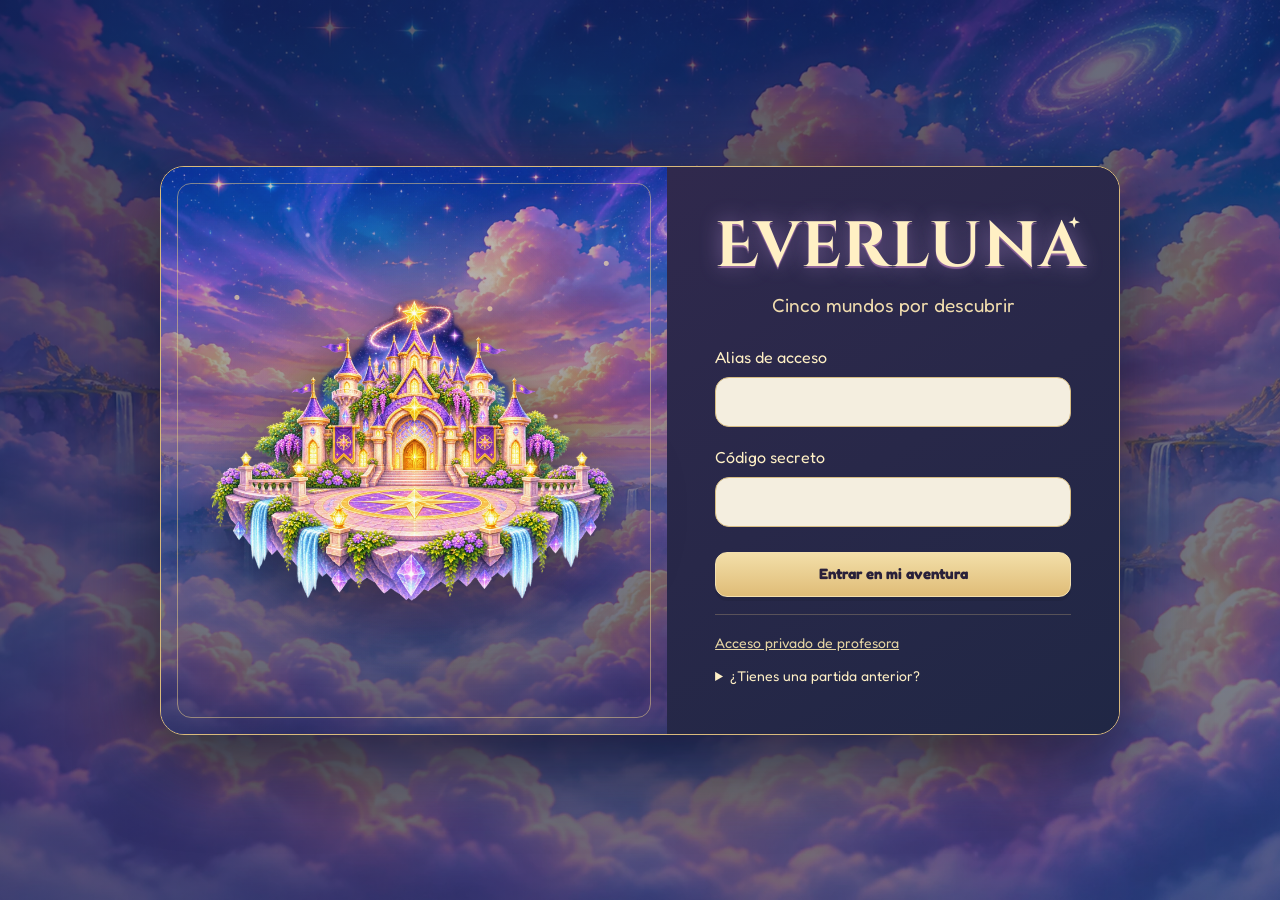
<file: index.html>
<!doctype html>
<html lang="es">
<head><meta http-equiv="Content-Security-Policy" content="default-src 'self'; connect-src 'self' https://zphekwliocgsumofrhog.supabase.co; img-src 'self' data: blob: https://zphekwliocgsumofrhog.supabase.co; script-src 'self' 'unsafe-inline'; style-src 'self' 'unsafe-inline'; object-src 'none'; base-uri 'none'; form-action 'none'"><meta name="referrer" content="no-referrer">
<meta name="robots" content="noindex, nofollow">
<meta name="referrer" content="no-referrer">
<meta name="app-version" content="avatar-tienda-r2">
<meta charset="utf-8">
<meta name="viewport" content="width=device-width, initial-scale=1">
<title>Everluna</title>
<link rel="stylesheet" href="avatar.css">
<style>
:root{
  --ink:#22324a;--muted:#61748f;--panel:#ffffffee;--line:#dce7f7;--accent:#4368e0;--success:#54b57c;--warn:#efad5f;--danger:#de7f87;--gold:#e7b940;
  font-family:Verdana,'Trebuchet MS',Arial,sans-serif;color:var(--ink)
}
*{box-sizing:border-box}
html,body{margin:0;min-height:100%;background:linear-gradient(180deg,#a8defd 0%,#dff4ff 28%,#fff2d1 60%,#ffe6f3 100%) fixed}
body{font-size:18px;line-height:1.5}
button,input,select{font:inherit}
button{cursor:pointer;border:0;border-radius:18px;padding:12px 18px;font-weight:800;color:var(--ink);background:#fff;box-shadow:0 4px 0 rgba(0,0,0,.08);transition:transform .18s ease, box-shadow .18s ease}
button:hover{transform:translateY(-2px)}
button:active{transform:none}
button:focus-visible,input:focus-visible,select:focus-visible{outline:4px solid #234eaf;outline-offset:2px}
input,select{background:#fff;border:3px solid #b8caee;border-radius:18px;padding:14px 16px;min-height:54px}
button:disabled{opacity:.5;cursor:not-allowed;transform:none}
body.reduced *{animation:none!important;transition:none!important}
.header{position:sticky;top:0;z-index:20;display:flex;justify-content:space-between;gap:12px;align-items:center;padding:12px 18px;background:#fffffff1;backdrop-filter:blur(8px);border-bottom:1px solid #edf2fb;box-shadow:0 8px 26px rgba(90,120,170,.12)}
.brand{display:flex;gap:12px;align-items:center}
.logo{width:46px;height:46px;border-radius:16px;background:linear-gradient(145deg,#64b1ff,#93e0ff);display:grid;place-items:center;font-size:1.4rem;box-shadow:inset 0 3px 0 rgba(255,255,255,.55)}
.brand b{display:block;font-size:clamp(1rem,2vw,1.35rem);line-height:1.05}
.brand small{display:block;color:var(--muted);font-size:.8rem}
.topnav{display:flex;flex-wrap:wrap;gap:8px;justify-content:flex-end}
.topnav button{padding:10px 14px;font-size:.95rem}
.primary{background:linear-gradient(180deg,#5b84f2,#365fd3);color:white;box-shadow:0 5px 0 #294ab2}
.soft{background:#edf4ff}
main{padding:18px;min-height:calc(100vh - 80px)}
.screen{display:grid;gap:18px;min-height:calc(100vh - 116px)}
.dashboard{grid-template-columns:minmax(0,2.05fr) minmax(320px,.95fr)}
.route{grid-template-columns:minmax(0,1.5fr) minmax(290px,.7fr)}
.question-grid{grid-template-columns:minmax(0,1.4fr) minmax(260px,.6fr)}
.panel,.side{background:var(--panel);border:1px solid rgba(255,255,255,.75);border-radius:28px;box-shadow:0 16px 45px rgba(44,71,122,.14);padding:18px;position:relative;overflow:hidden}
.panel:before,.side:before{content:'';position:absolute;inset:0;border-radius:28px;box-shadow:inset 0 1px 0 rgba(255,255,255,.9);pointer-events:none}
.hero{min-height:650px;display:flex;flex-direction:column;gap:16px;background:linear-gradient(180deg,#def5ff 0%,#edf9ff 22%,#fff3db 65%,#ffeef7 100%)}
.hero-head{display:flex;justify-content:space-between;align-items:flex-start;gap:18px;flex-wrap:wrap}
.label{display:inline-flex;align-items:center;gap:8px;padding:8px 12px;background:#ffffffda;border:1px solid #e7eef9;border-radius:999px;color:#3a5480;font-size:.9rem;font-weight:800}
h1,h2,h3{line-height:1.15;letter-spacing:-.03em;margin:.1em 0 .35em}
h1{font-size:clamp(1.85rem,3vw,3rem)}
h2{font-size:clamp(1.3rem,2vw,2rem)}
p{margin:.35em 0 .8em}
.muted,.tag{color:var(--muted)}
.stats,.actions,.rowline,.choice-row{display:flex;flex-wrap:wrap;gap:10px;align-items:center}
.pill{background:#fff;border:1px solid #e2ebfb;border-radius:16px;padding:10px 14px;font-weight:800;box-shadow:0 4px 16px rgba(88,122,178,.08)}
.map-canvas{position:relative;flex:1;min-height:430px;border-radius:28px;background:linear-gradient(180deg,#9fddff 0%,#cff0ff 18%,#e6f9ff 40%,#fdecb7 62%,#8dd27d 63%,#7bc66e 100%);overflow:hidden;border:1px solid #fff}
.sun{position:absolute;right:5%;top:7%;width:96px;height:96px;border-radius:50%;background:radial-gradient(circle at 35% 35%,#fffad8 0 22%,#ffe27c 23% 56%,#fabb43 57%);box-shadow:0 0 34px rgba(255,212,110,.75)}
.cloud{position:absolute;height:34px;background:#fff;border-radius:999px;filter:drop-shadow(0 8px 16px rgba(120,150,190,.12));animation:float 8s ease-in-out infinite}
.cloud:before,.cloud:after{content:'';position:absolute;background:#fff;border-radius:50%}
.cloud:before{width:34px;height:34px;left:8px;top:-12px}.cloud:after{width:44px;height:44px;right:10px;top:-18px}
.c1{left:4%;top:13%;width:110px;animation-delay:-2s}.c2{left:35%;top:8%;width:126px}.c3{right:24%;top:19%;width:116px;animation-delay:-5s}
.faro{position:absolute;left:50%;transform:translateX(-50%);bottom:16%;width:118px;height:190px}.faro .glow{position:absolute;left:-48px;bottom:125px;width:214px;height:150px;background:radial-gradient(circle at 50% 68%,rgba(255,241,142,.0) 0 18%,rgba(255,238,123,.3) 30%,rgba(255,255,255,0) 74%);animation:beam 4s ease-in-out infinite}.faro .base{position:absolute;left:22px;bottom:0;width:74px;height:125px;background:linear-gradient(180deg,#fff3ec,#ffe3d3);clip-path:polygon(18% 100%,0 8%,100% 8%,82% 100%);border:3px solid #d58f74;border-bottom:5px solid #d58f74}.faro .roof{position:absolute;left:12px;bottom:117px;width:95px;height:26px;background:#d34f59;border:3px solid #b34652;border-radius:16px 16px 8px 8px}.faro .top{position:absolute;left:31px;bottom:137px;width:56px;height:31px;background:#fff;border:3px solid #8eb5d0;border-bottom-width:4px;border-radius:10px 10px 6px 6px}.faro .star{position:absolute;left:39px;bottom:168px;font-size:1.55rem;filter:drop-shadow(0 0 10px rgba(255,237,156,.9));animation:pulse 2s ease-in-out infinite}
.island-btn{position:absolute;display:flex;flex-direction:column;align-items:center;background:none;box-shadow:none;padding:0;border:0;gap:7px}.island-card{width:min(210px,24vw);min-width:148px;background:#ffffffde;border:2px solid #fff;border-radius:26px;padding:10px 10px 12px;box-shadow:0 14px 28px rgba(70,105,160,.15);text-align:center}.island-card.complete{box-shadow:0 0 0 3px rgba(255,255,255,.65),0 0 28px rgba(255,245,140,.8),0 12px 28px rgba(70,105,160,.18)}
.mini-illustration{position:relative;height:112px;border-radius:20px;overflow:hidden;margin-bottom:8px;border:2px solid #fff;background:var(--bg);box-shadow:inset 0 5px 24px rgba(255,255,255,.35)}.mini-illustration .floor{position:absolute;left:0;right:0;bottom:0;height:35%;background:linear-gradient(180deg,#8cd17e,#6fbf64)}
.worldbadge{position:absolute;left:8px;top:8px;padding:5px 8px;background:#ffffffd4;border-radius:999px;font-size:.74rem;font-weight:800}.lightbadge{position:absolute;right:8px;top:8px;background:#fff8bf;border:1px solid #ffe999;color:#7f641a;padding:3px 8px;border-radius:999px;font-size:.75rem;font-weight:900;animation:pulse 1.8s ease-in-out infinite}
.mini-title{font-size:.96rem;font-weight:900;line-height:1.12}.mini-status{font-size:.78rem;color:#4c6482;font-weight:800}.houses{display:flex;gap:4px;justify-content:center;align-items:center;margin-top:4px}
.path-wrap{display:grid;grid-template-columns:repeat(10,minmax(0,1fr));gap:10px;margin-top:16px}.node{min-height:56px;border-radius:18px;padding:6px 8px;background:#fff;border:2px solid #d7e3f7;font-weight:900;display:grid;place-items:center;font-size:1rem}.node.current{background:#eaf2ff;border-color:#6e90ee;box-shadow:0 0 0 4px #dbe5ff}.node.ok{background:#e7faef;border-color:#6bc08d}.node.miss{background:#fff2de;border-color:#efab68}.node.locked{background:#f7f9fe;color:#7d8da5}
.progress-banner{padding:14px 16px;border-radius:24px;background:linear-gradient(145deg,#fff,#eef4ff);border:1px solid #e4edfb;display:flex;justify-content:space-between;gap:10px;align-items:center;flex-wrap:wrap}.bar{height:14px;border-radius:999px;background:#dde8f7;overflow:hidden}.bar>span{display:block;height:100%;background:linear-gradient(90deg,#6db9ff,#70dc9c);transition:width .3s}
.world-stage{min-height:230px;border-radius:24px;background:linear-gradient(180deg,var(--w1) 0%,#fff 100%);position:relative;overflow:hidden;border:2px solid #fff}.world-stage .ground{position:absolute;left:0;right:0;bottom:0;height:35%;background:linear-gradient(180deg,var(--w2),var(--w3))}.speech{position:absolute;right:120px;top:20px;max-width:270px;background:#fff;border-radius:20px;padding:12px 14px;font-weight:700;border:2px solid #fff;box-shadow:0 8px 22px rgba(80,110,170,.13)}.avatar-slot,.companion-slot{position:absolute;bottom:16px}.avatar-slot{left:22px}.companion-slot{right:22px}.stage-detail{position:absolute}
.sidecol{display:grid;gap:18px}.compact{display:grid;gap:10px}.item{display:flex;justify-content:space-between;gap:10px;align-items:center;padding:10px 12px;border-radius:18px;background:#f7faff;border:1px solid #e1e9f8}.garden-grid{display:grid;grid-template-columns:repeat(auto-fit,minmax(58px,1fr));gap:10px}.decor{height:60px;border-radius:16px;background:#fff;border:1px solid #ebf0fb;display:grid;place-items:center;font-size:1.8rem;box-shadow:0 6px 18px rgba(110,140,180,.08)}
.medals{display:grid;grid-template-columns:repeat(auto-fit,minmax(160px,1fr));gap:12px}.medal{position:relative;border-radius:24px;padding:18px 16px;background:radial-gradient(circle at 30% 25%,#ffffff 0,#f4f8ff 50%,#dae8ff 100%);border:3px solid #c3d7fa;text-align:center;overflow:hidden;min-height:170px}.medal.plus{background:radial-gradient(circle at 30% 25%,#fffef0 0,#fff6c8 45%,#ffe48e 100%);border-color:#e2b53d}.medal.locked{opacity:.45;filter:grayscale(.35)}.medal .icon{font-size:2.7rem;display:block;margin-bottom:8px;animation:pulse 2s ease-in-out infinite}.medal.unlock{animation:medalIn .8s ease both}
.question-card{padding:18px;border-radius:26px;background:#fff;border:1px solid #eff3fb;box-shadow:0 16px 45px rgba(44,71,122,.14)}.prompt-title{font-size:clamp(1.25rem,2.3vw,1.6rem);font-weight:900;margin-bottom:16px}.options{display:grid;grid-template-columns:repeat(auto-fit,minmax(210px,1fr));gap:12px}.option{background:#f4f7ff;border:2px solid #cad8f7;text-align:left;min-height:64px;padding:14px}.option.selected{background:#dfe8ff;border-color:#6f8ee7}.selectline{display:grid;gap:8px;padding:12px;border-radius:18px;background:#f5f8ff;margin:8px 0;border:1px solid #e1e8f8}.hint{margin-top:14px;padding:14px 16px;border-radius:20px;background:#fff8d4;border:1px solid #f3e6a2}.feedback{margin-top:14px;padding:16px;border-radius:22px;border-left:8px solid var(--success);background:#f0fbf3}.feedback.error{border-left-color:#ee9868;background:#fff5ef}.confetti{font-size:2rem}
.avatar-editor{display:grid;grid-template-columns:280px minmax(0,1fr);gap:18px}.avatar-box{display:flex;align-items:center;gap:14px;padding:12px;border-radius:22px;background:#f7fbff;border:1px solid #e5edf8}.avatar-stage{min-height:390px;display:grid;place-items:center;border-radius:26px;background:linear-gradient(180deg,#dff5ff,#fef4d7 62%,#90cf7f 62%,#82c970 100%);border:2px solid #fff;position:relative;overflow:hidden}.optgroup{padding:14px;border-radius:20px;background:#f7fbff;border:1px solid #e5edf8}.swatch{width:34px;height:34px;border-radius:50%;border:3px solid #fff;box-shadow:0 0 0 2px #cdd9ee;cursor:pointer}.swatch.active{box-shadow:0 0 0 3px #4a6ce0,0 0 0 6px #dce6ff}.choice{padding:8px 12px;border-radius:14px;background:#fff;border:2px solid #d5e0f5}.choice.active{background:#dfe7ff;border-color:#6886e5}.milestone{padding:12px 14px;border-radius:20px;background:#ffffffd8;border:1px solid #e3ecfa}
.modal-backdrop{position:fixed;inset:0;background:rgba(28,40,70,.38);display:grid;place-items:center;padding:18px;z-index:50}.modal{max-width:560px;width:min(100%,560px);background:linear-gradient(180deg,#fff,#f7fbff);border-radius:30px;padding:22px;border:1px solid #fff;box-shadow:0 24px 60px rgba(24,39,71,.25);text-align:center;position:relative;overflow:hidden}.modal:before{content:'';position:absolute;inset:-30% -20% auto -20%;height:160px;background:radial-gradient(circle,#fff7c6,rgba(255,255,255,0) 70%)}.modal .burst{font-size:3rem;animation:pop .8s ease}.footer-note{text-align:center;color:#61748f;font-size:.84rem;padding:12px 16px 6px}.hidden{display:none!important}
@keyframes float{0%,100%{transform:translateY(0)}50%{transform:translateY(-10px)}}@keyframes pulse{0%,100%{transform:scale(1)}50%{transform:scale(1.08)}}@keyframes beam{0%,100%{transform:skewX(0deg) scaleX(1)}50%{transform:skewX(-8deg) scaleX(1.04)}}@keyframes medalIn{0%{transform:scale(.4) rotate(-12deg);opacity:0}60%{transform:scale(1.08) rotate(3deg);opacity:1}100%{transform:scale(1) rotate(0)}}@keyframes pop{0%{transform:scale(.5);opacity:0}80%{transform:scale(1.1);opacity:1}100%{transform:scale(1)}}
@media (max-width:1100px){.dashboard,.route,.question-grid,.avatar-editor{grid-template-columns:1fr}.hero{min-height:unset}.map-canvas{min-height:480px}}
@media (max-width:760px){main{padding:12px}.header{padding:12px}.topnav{width:100%;justify-content:flex-start}.path-wrap{grid-template-columns:repeat(5,minmax(0,1fr))}.island-card{min-width:132px;width:40vw}.map-canvas{min-height:560px}.brand small{display:none}.panel,.side{padding:14px}}
</style>
<link rel="stylesheet" href="magic-missions.css">
<link rel="stylesheet" href="map.css">
<link rel="stylesheet" href="scene.css">
<link rel="stylesheet" href="world-scene.css">
<link rel="stylesheet" href="medal-room.css">
<link rel="stylesheet" href="wardrobe.css">
<link rel="stylesheet" href="star-coins.css">
<link rel="stylesheet" href="sticker-album.css"><link rel="stylesheet" href="world-content.css">
<link rel="stylesheet" href="classroom.css">
<link rel="stylesheet" href="illustrated-avatar.css">
<link rel="stylesheet" href="magic-shop.css">
<link rel="stylesheet" href="everluna-visual.css">
<link rel="stylesheet" href="everluna-adventure.css">
</head>
<body class="classroom-gate">
<header class="header">
  <div class="brand"><div class="logo">🌟</div><div><b>Everluna</b></div></div>
  <nav class="topnav">
    <button class="soft" onclick="go('home')">🏠 Inicio</button>
    <button class="soft" onclick="go('passport')">📖 Pasaporte</button>
    <button class="soft" onclick="go('garden')">🌷 Mi rincón</button>
    <button class="soft" onclick="go('avatar')">🪄 Avatar</button>
    <button class="soft" id="motionBtn" onclick="toggleMotion()">✨ Animación: sí</button>
  </nav>
</header>
<main id="app" class="everluna-app">
  <section class="everluna-loading" role="status" aria-atomic="true">
    <img src="assets/interfaz/moneda-estrella.svg" alt="" width="64" height="64">
    <h1 class="everluna-wordmark">Everluna</h1>
    <p>Abriendo el libro de aventuras…</p>
  </section>
  <noscript><p>Activa JavaScript para abrir Everluna.</p></noscript>
</main>
<div id="everluna-crossing" aria-hidden="true"></div>
<div class="footer-note">Esta versión mejorada conserva las 150 preguntas y añade un mapa más ilustrado, avatar personalizable, pistas más útiles, hitos de progreso y medallas más llamativas.</div>
<script src="avatar.js"></script>
<script src="avatar-palette.js"></script>
<script src="illustrated-avatar.js"></script>
<script src="shop-catalog.js"></script>
<script src="magic-shop.js"></script>
<script src="brot-rig.js"></script>
<script src="guardian-catalog.js"></script><script src="guardian-art.js"></script>
<script src="star-coins.js"></script>
<script src="map.js"></script>
<script src="world-scene.js"></script>
<script src="medal-room.js"></script>
<script src="sticker-art-files.js"></script><script src="sticker-catalog.js"></script>
<script src="sticker-album.js"></script>
<script src="supabase-ensayo.js"></script>
<script src="student-access.js"></script>
<script src="mission-model.js"></script>
<script src="magic-missions.js"></script>
<script src="missions-game.js"></script>
<script src="world-content-model.js"></script><script src="world-content-game-contract.js"></script><script src="weekly-world-game.js"></script><script src="classroom-client.js"></script>
<script>
const DATA = {"worlds":[["math","Bahía Cristalina","Matemáticas","#56a8ed","Biru","🧊","cristal"],["nature","Jardín Brotaluz","Medi Natural","#58b78a","Brot","🌱","flor"],["english","Islas del Crepúsculo","Inglés","#a98ce8","Lumi","☁️","nube"],["val","Valle Mandarina","Valenciano","#ef9c58","Espurna","🔥","linterna"],["span","Colinas de Rubí","Castellano","#ef817d","Rubi","🦊","libro"]],"questions":{"math":[{},{},{},{},{},{},{},{},{},{},{},{},{},{},{},{},{},{},{},{},{},{},{},{},{},{},{},{},{},{}],"nature":[{},{},{},{},{},{},{},{},{},{},{},{},{},{},{},{},{},{},{},{},{},{},{},{},{},{},{},{},{},{}],"english":[{},{},{},{},{},{},{},{},{},{},{},{},{},{},{},{},{},{},{},{},{},{},{},{},{},{},{},{},{},{}],"val":[{},{},{},{},{},{},{},{},{},{},{},{},{},{},{},{},{},{},{},{},{},{},{},{},{},{},{},{},{},{}],"span":[{},{},{},{},{},{},{},{},{},{},{},{},{},{},{},{},{},{},{},{},{},{},{},{},{},{},{},{},{},{}]}};
const WORLDS = DATA.worlds.map(([id,name,subject,color,character,emoji,reward])=>({id,name,subject,color,character:GUARDIAN_ILLUSTRATIONS[id]?.name||character,emoji,reward}));
const QUESTIONS = DATA.questions;
const KEY = 'vera_archipelago_magica_v1';
const DEFAULT_AVATAR = {skin:'#f7c8a9', hair:'#6c4b3d', shirt:'#5b83f1', accessory:'star'};
let state;
function prepareClassroomState(loaded={}){
state=structuredClone(loaded);
if(!state || typeof state!=='object' || Array.isArray(state))state={};
state.worlds ??= {};
state.motion ??= true;
state.week ??= 1;
state.clockVisible ??= true;
state.avatar = normalizeCharacter(state.avatar);
normalizeIllustratedAvatar();
state.characterSchemaVersion = 1;
state.customizationInventory ??= {owned:['outfit-blue'],claimed:[]};
state.futureFeatures ??= {currency:null,chests:null,shop:null};
state.avatarName ??= 'Explorador';
state.awardsSeen ??= {};
for(const [id] of DATA.worlds){state.worlds[id] = {results:{}, index:0, remaining:1800, started:false, reviewIndex:0, milestones:{}, unlockedScene:0,...state.worlds[id]};state.worlds[id].milestones ??= {};state.worlds[id].unlockedScene ??= 0}
}
prepareClassroomState();
let screen='home',active='math',review=false,feedback=null,selection='',pairState={},classState={},showHint=false,paused=false,expired=false,noTime=false,clockHandle=null,modal=null,recentUnlocks=[];
const $=id=>document.getElementById(id);
const esc=s=>String(s).replace(/[&<>\"]/g,c=>({'&':'&amp;','<':'&lt;','>':'&gt;','"':'&quot;'}[c]));
function save(){return classroomScheduleSave()}
function st(id){return state.worlds[id]}
function world(id){return WORLDS.find(w=>w.id===id)}
function correctCount(id){return Object.values(st(id).results).filter(v=>v==='ok').length}
function attempted(id){return Object.keys(st(id).results).length}
function pending(id){return Object.entries(st(id).results).filter(([,v])=>v==='miss').map(([k])=>Number(k)).sort((a,b)=>a-b)}
function allDone(id){return attempted(id)===30}
function totalStars(){return WORLDS.reduce((a,w)=>a+correctCount(w.id),0)}
function completedWorlds(){return WORLDS.filter(w=>allDone(w.id)).length}
function plusWorlds(){return WORLDS.filter(w=>correctCount(w.id)===30).length}
function allExploration(){return WORLDS.every(w=>allDone(w.id))}
function allPlus(){return WORLDS.every(w=>correctCount(w.id)===30)}
function setApp(html){if(!classroomReady)return;$('app').innerHTML=html+(modal?renderModal():'')}
function btn(label,fn,cls='soft'){return `<button class="${cls}" onclick="${fn}">${label}</button>`}
function everlunaCrossing(){
 const veil=$('everluna-crossing');
 veil.getAnimations().forEach(animation=>animation.cancel());
 if(!state.motion||matchMedia('(prefers-reduced-motion: reduce)').matches)return;
 veil.animate([{opacity:.64},{opacity:0}],{duration:440,easing:'ease-out'});
}
function go(next){if(avatarSetupActive&&next!=='avatar')return;const previous=screen;if(next!=='weekly-world')destroyWeeklyWorld();if(next!=='missions')destroyMagicMissions();cancelMapJourney();stopTimer();screen=next;if(next!=='question'){feedback=null;showHint=false;selection='';pairState={};classState={};paused=false;expired=false;noTime=false;recentUnlocks=[]}render();if(previous!==next&&[previous,next].some(view=>view==='world'||view==='weekly-world'))everlunaCrossing();window.scrollTo({top:0,behavior:state.motion&&!matchMedia('(prefers-reduced-motion: reduce)').matches?'smooth':'instant'})}
function toggleMotion(){state.motion=!state.motion;document.body.classList.toggle('reduced',!state.motion);$('motionBtn').textContent='✨ Animación: '+(state.motion?'sí':'no');save()}
function render(){document.body.classList.toggle('scene-home',screen==='home');syncWorldScene();syncMedalRoomPresentation();syncWardrobePresentation();syncStickerAlbum();syncMagicShop();if(screen==='home')renderHome();else if(screen==='world')renderWorld();else if(screen==='question')renderQuestion();else if(screen==='passport')renderPassport();else if(screen==='garden')renderGarden();else if(screen==='medals')renderMedalRoom();else if(screen==='avatar')renderAvatarScreen();else if(screen==='avatar-reveal')renderAvatarReveal();else if(screen==='album')renderStickerAlbum();else if(screen==='shop')renderMagicShop();else if(screen==='missions')renderMagicMissions()}
function continueGame(){const next=WORLDS.find(w=>st(w.id).started&&!allDone(w.id))||WORLDS.find(w=>!allDone(w.id))||WORLDS[0];openWorld(next.id)}
function openWorld(id){if(classroomWorldContentEnabled){
 active=id;go('weekly-world');
 setApp(`<section class="magic-missions weekly-world"><div class="mission-shell">${adventureIntro(world(id).name, WORLD_INTROS[id]+'. '+world(id).character+' te acompaña.', '<button type="button" id="world-intro-continue">Continuar al recorrido</button><button type="button" id="world-intro-back">Volver al mapa</button>',id)}</div></section>`);
 $('world-intro-continue').onclick=()=>void openWeeklyWorld(id);
 $('world-intro-back').onclick=()=>go('home');
 return;
 }cancelMapJourney();active=id;review=false;feedback=null;selection='';pairState={};classState={};showHint=false;paused=false;noTime=false;expired=st(id).remaining<=0;screen='world';render();everlunaCrossing()}
function showModal(title,text,icon='🌟'){modal={title,text,icon};render()}
function closeModal(){modal=null;$('app').querySelectorAll('.modal-backdrop').forEach(el=>el.remove());render()}
function renderModal(){return `<div class="modal-backdrop" onclick="closeModal()"><div class="modal" onclick="event.stopPropagation()"><div class="burst">${modal.icon}</div><h2>${modal.title}</h2><p>${modal.text}</p><div class="actions" style="justify-content:center">${btn('Seguir','closeModal()','primary')}</div></div></div>`}
function formatTime(sec){sec=Math.max(0,sec|0);const m=Math.floor(sec/60),r=sec%60;return String(m).padStart(2,'0')+':'+String(r).padStart(2,'0')}
function norm(v,strict=false){let x=String(v).trim().toLocaleLowerCase('es').replace(/\s+/g,' ');return strict?x:x.normalize('NFD').replace(/[\u0300-\u036f]/g,'').replace(/[.,\s](?=\d{3}(?:\D|$))/g,'').replace(/\s/g,'')}
function shuffle(arr,seed){const a=[...arr];for(let i=a.length-1;i>0;i--){const j=(seed*13+i*7+i*i)%(i+1);[a[i],a[j]]=[a[j],a[i]]}return a}
function islandStyle(id){return {math:'--bg:linear-gradient(180deg,#bde7ff,#e9fbff 65%,#8fd07a 66%,#7ac36b)',nature:'--bg:linear-gradient(180deg,#d8f6d6,#effeea 63%,#92d880 64%,#73c365)',english:'--bg:linear-gradient(180deg,#e4d7ff,#f5ecff 70%,#9bd4ff 71%,#86c9ff)',val:'--bg:linear-gradient(180deg,#ffe1bf,#fff1df 66%,#95d57d 67%,#7bc163)',span:'--bg:linear-gradient(180deg,#ffdce1,#fff0f2 66%,#99d17f 67%,#7bc163)'}[id]}
function islandPosition(id){return {math:'left:6%;top:20%',nature:'right:7%;top:18%',english:'left:37%;top:10%',val:'left:16%;bottom:11%',span:'right:14%;bottom:13%'}[id]}
function worldSceneArt(id,large){if(id==='math')return `<div><div class="stage-detail" style="left:18px;bottom:26px;width:24px;height:38px;background:linear-gradient(180deg,#daf8ff,#66beff);clip-path:polygon(50% 0,100% 42%,76% 100%,24% 100%,0 42%);box-shadow:0 0 12px rgba(111,205,255,.7)"></div><div class="stage-detail" style="left:56px;bottom:24px;width:28px;height:50px;background:linear-gradient(180deg,#daf8ff,#66beff);clip-path:polygon(50% 0,100% 42%,76% 100%,24% 100%,0 42%);box-shadow:0 0 12px rgba(111,205,255,.7)"></div><div class="stage-detail" style="left:98px;bottom:26px;width:24px;height:36px;background:linear-gradient(180deg,#daf8ff,#66beff);clip-path:polygon(50% 0,100% 42%,76% 100%,24% 100%,0 42%);box-shadow:0 0 12px rgba(111,205,255,.7)"></div>${large?'<div class="stage-detail" style="left:20px;top:24px;background:#ffffffc7;padding:10px 14px;border-radius:16px">Puentes, islas geométricas y cristales brillantes</div><div class="stage-detail" style="right:24px;bottom:52px;width:76px;height:34px;background:#fff;border-radius:14px;border:2px solid #9fd4ff;transform:rotate(-12deg)"></div><div class="stage-detail" style="right:70px;bottom:72px;width:96px;height:12px;background:#8fd4ff;border-radius:999px;transform:rotate(-12deg)"></div>':''}</div>`;if(id==='nature')return `<div><div class="stage-detail" style="left:24px;bottom:24px;width:24px;height:42px"><div style="position:absolute;bottom:10px;left:2px;width:20px;height:26px;background:#4caf69;border-radius:50% 50% 45% 45%/55% 55% 35% 35%;box-shadow:-10px 8px 0 0 #72c77c,10px 8px 0 0 #9edd81"></div><div style="position:absolute;left:10px;bottom:0;width:6px;height:13px;background:#8d6d4a;border-radius:4px"></div></div><div class="stage-detail" style="left:78px;bottom:24px;transform:scale(1.15);width:24px;height:42px"><div style="position:absolute;bottom:10px;left:2px;width:20px;height:26px;background:#4caf69;border-radius:50% 50% 45% 45%/55% 55% 35% 35%;box-shadow:-10px 8px 0 0 #72c77c,10px 8px 0 0 #9edd81"></div><div style="position:absolute;left:10px;bottom:0;width:6px;height:13px;background:#8d6d4a;border-radius:4px"></div></div>${large?'<div class="stage-detail" style="left:18px;bottom:28px;width:130px;height:10px;background:#6bbbe8;border-radius:999px"></div><div class="stage-detail" style="right:28px;top:28px;font-size:2rem">🦋</div>':''}</div>`;if(id==='english')return `<div><div class="stage-detail" style="left:12px;bottom:30px;width:24px;height:30px;background:#d2b1ff;border-radius:50%;box-shadow:28px -12px 0 0 #ffcb92,56px -2px 0 0 #bee1ff"></div><div class="stage-detail" style="left:23px;bottom:6px;width:2px;height:25px;background:#8b7db1;box-shadow:28px -12px 0 0 #8b7db1,56px -2px 0 0 #8b7db1"></div>${large?'<div class="stage-detail" style="left:24px;top:38px;width:130px;height:44px;border-radius:999px;background:#fff"></div><div class="stage-detail" style="left:70px;top:88px;width:90px;height:22px;border-radius:999px;background:#efe6ff"></div><div class="stage-detail" style="right:22px;bottom:45px;width:90px;height:16px;border-radius:999px;background:#f4e8ff"></div>':''}</div>`;if(id==='val')return `<div><div class="stage-detail" style="left:18px;bottom:26px;width:46px;height:34px;background:#ffe8d1;border-radius:10px;border:2px solid #d28f55"></div><div class="stage-detail" style="left:14px;bottom:58px;width:54px;height:22px;background:#e88745;clip-path:polygon(50% 0,100% 100%,0 100%);border:2px solid #cb7137;border-bottom:none"></div>${large?'<div class="stage-detail" style="left:92px;bottom:24px;width:82px;height:56px;background:#fff0d9;border:2px solid #d6a06b;border-radius:14px"></div><div class="stage-detail" style="left:84px;bottom:71px;width:98px;height:20px;background:#ef924c;clip-path:polygon(50% 0,100% 100%,0 100%)"></div><div class="stage-detail" style="right:26px;bottom:24px;width:64px;height:58px;background:#88ca5e;border-radius:0 0 40px 40px"></div><div class="stage-detail" style="right:18px;bottom:78px;width:82px;height:82px;background:radial-gradient(circle,#78c954 0 44%,rgba(0,0,0,0) 45% 100%)"></div>':''}</div>`;return `<div><div class="stage-detail" style="left:22px;bottom:24px;width:68px;height:40px;background:#fff4eb;border:2px solid #d28e8f;border-radius:10px"></div><div class="stage-detail" style="left:28px;bottom:64px;width:14px;height:20px;background:#fff4eb;border:2px solid #d28e8f;border-bottom:none;border-radius:6px 6px 0 0;box-shadow:22px 0 0 0 #fff4eb,22px 0 0 2px #d28e8f,44px 0 0 0 #fff4eb,44px 0 0 2px #d28e8f"></div>${large?'<div class="stage-detail" style="right:24px;bottom:26px;width:80px;height:60px;background:#fff4eb;border:2px solid #c78e97;border-radius:14px"></div><div class="stage-detail" style="right:38px;bottom:83px;width:52px;height:20px;background:#f9c5cb;border-radius:10px"></div><div class="stage-detail" style="left:20px;top:30px;width:90px;height:56px;background:#f5ecff;border-radius:10px;border:2px solid #d6c2f2"></div><div class="stage-detail" style="left:32px;top:42px;width:64px;height:32px;background:linear-gradient(90deg,#f17080 0 50%,#ff9fb2 50%);border-radius:6px"></div>':''}</div>`}
function completedDecor(id){const count=Math.min(Math.floor(correctCount(id)/10),3);const inhabitants={math:'🤖',nature:'🐇',english:'🦉',val:'👩‍🌾',span:'📚'};let houses='';for(let i=0;i<count;i++)houses+='<span>🏠</span>';return count?`<div class="houses">${houses}<span>${inhabitants[id]}</span></div>`:''}
function hintFor(q,w){if(q.hint && !q.hint.includes('Lee con calma'))return q.hint;const p=q.prompt.toLowerCase();if(w.id==='math'){if(/\+/.test(p))return '💡 Busca una suma. Junta las cantidades paso a paso.';if(/[−-]/.test(p)||/regalas|quedan|restan/.test(p))return '💡 Si algo se quita o se pierde, suele tocar restar.';if(/×|grupos/.test(p))return '💡 Piensa en grupos iguales: eso suele ser multiplicar.';if(/÷|repart/.test(p))return '💡 Si una cantidad se reparte por partes iguales, suele ser dividir.';if(/fracción|mitad|cuarto/.test(p))return '💡 Fíjate en cuántas partes iguales tiene el todo.';if(/metro|cent[ií]metro|kg|gramo|hora|min/.test(p))return '💡 Recuerda la equivalencia de la unidad de medida que aparece.';return '💡 Busca la palabra clave del problema y resuélvelo paso a paso.'}if(w.id==='nature'){if(/ecosistema/.test(p))return '💡 Piensa en los seres vivos, el lugar donde viven y lo que necesitan.';if(/agua/.test(p))return '💡 Recuerda para qué usamos el agua y cómo la cuidamos.';if(/cuerpo|salud/.test(p))return '💡 Piensa en un hábito saludable para el cuerpo.';return '💡 Observa qué necesita un ser vivo o qué ocurre en la naturaleza.'}if(w.id==='english'){if(/have|has/.test(p))return '💡 I, you, we, they usan have. He, she, it usan has.';if(/do|does|don/.test(p))return '💡 Do va con I, you, we, they. Does va con he, she, it.';if(/wear|play/.test(p))return '💡 Mira si la frase habla de ropa (wear) o de deportes/juegos (play).';if(/monday|tuesday|wednesday|thursday|friday|saturday|sunday|day/.test(p)||/ on /.test(' '+p+' '))return '💡 Con los días usamos on. Con las horas usamos at.';return '💡 Lee la frase en inglés y busca la palabra que encaja mejor.'}if(w.id==='val'){if(/subjecte/.test(p))return '💡 El subjecte és qui fa l\'acció o de qui es parla.';if(/predicat/.test(p))return '💡 El predicat explica què fa o com és el subjecte.';if(/apòstrof/.test(p))return '💡 Pensa si la paraula comença per vocal.';if(/accent/.test(p))return '💡 Llig la paraula i fixa\'t en la síl·laba tònica.';return '💡 Busca la pista gramatical principal de l\'oració.'}if(w.id==='span'){if(/sujeto/.test(p))return '💡 El sujeto dice quién realiza la acción.';if(/predicado/.test(p))return '💡 El predicado cuenta algo del sujeto: qué hace o cómo es.';if(/b\/v|mayúsc|acento| h /.test(p))return '💡 Fíjate en la ortografía concreta que se está trabajando.';return '💡 Lee la oración y busca la parte clave para responder.'}return '💡 Lee con calma y busca la idea más importante de la actividad.'}
function gardenDecorations(){const map={math:['💎','🔷','💠','🧊','💎'],nature:['🌱','🌷','🌻','🌼','🌳'],english:['☁️','🌥️','🌈','🌙','⭐'],val:['🏮','🍊','🏮','🍊','✨'],span:['📗','📕','📘','📚','📖']};return WORLDS.flatMap(w=>Array.from({length:Math.floor(correctCount(w.id)/6)},(_,i)=>map[w.id][i]))}
function decorForWorld(id){const map={math:['💎','🔷','💠','🧊','💎'],nature:['🌱','🌷','🌻','🌼','🌳'],english:['☁️','🌥️','🌈','🌙','⭐'],val:['🏮','🍊','🏮','🍊','✨'],span:['📗','📕','📘','📚','📖']};return Array.from({length:Math.floor(correctCount(id)/6)},(_,i)=>map[id][i])}
function medalCards(currentOnly){const cards=[];for(const w of WORLDS){if(currentOnly && w.id!==currentOnly)continue;cards.push(`<div class="medal ${allDone(w.id)?'':'locked'}"><span class="icon">🏅</span><strong>${w.name}</strong><div>Semana 1 · Principiante</div><small>${allDone(w.id)?'Recorrido completado':'Recorrido pendiente'}</small></div>`);cards.push(`<div class="medal plus ${correctCount(w.id)===30?'':'locked'}"><span class="icon">🏅⁺</span><strong>${w.character} Plus</strong><div>Semana 1 · Principiante</div><small>${correctCount(w.id)===30?'30 estrellas conseguidas':'Faltan estrellas'}</small></div>`)}if(!currentOnly){cards.push(`<div class="medal ${allExploration()?'':'locked'}"><span class="icon">🌟</span><strong>Medalla Semanal de Everluna</strong><div>Semana 1 · Principiante</div><small>${allExploration()?'Cinco recorridos completados':'Completa los cinco mundos'}</small></div>`);cards.push(`<div class="medal plus ${allPlus()?'':'locked'}"><span class="icon">🌟⁺</span><strong>Medalla Semanal Plus</strong><div>Semana 1 · Principiante</div><small>${allPlus()?'Todas las estrellas conseguidas':'Consigue las cinco Plus'}</small></div>`)}return cards.join('')}
function worldPalette(id){return {math:['#d8f2ff','#73cbff','#67bb7e'],nature:['#ebfddd','#98dd89','#6dc069'],english:['#f0e7ff','#c8b2ff','#8ecaff'],val:['#e0f4f5','#a0d5df','#85b9c5'],span:['#ffe9ec','#ffb2b8','#7ac163']}[id]}
function renderWorld(){renderIllustratedWorld()}
function selectStop(i){const p=st(active);if(p.results[i]==='miss'){review=true;p.reviewIndex=i;screen='question';render()}else if(i===p.index&&!allDone(active))startRound();else if(p.results[i]==='ok')showModal('⭐ Ya conseguida','Esa prueba ya tiene su estrella. Puedes seguir avanzando o repasar las pendientes.','⭐');else showModal('Sigue el camino','Empieza por tu parada actual para no perderte en la aventura.','🧭')}
function startRound(){review=false;feedback=null;selection='';pairState={};classState={};showHint=false;paused=false;noTime=false;const p=st(active);p.started=true;expired=p.remaining<=0;save();screen='question';render()}
function startReview(){const errs=pending(active);if(!errs.length)return showModal('Todo al día','No hay preguntas pendientes de repaso. ¡Buen trabajo!','🌟');review=true;st(active).reviewIndex=errs[0];feedback=null;paused=false;showHint=false;selection='';pairState={};classState={};screen='question';render()}
function currentIndex(){return review?st(active).reviewIndex:st(active).index}
function stopTimer(){if(clockHandle){clearInterval(clockHandle);clockHandle=null}}
function startTimer(){stopTimer();if(review||feedback||paused||expired||noTime||screen!=='question')return;clockHandle=setInterval(()=>{const p=st(active);if(p.remaining>0){p.remaining--;if(state.clockVisible&&$('clock'))$('clock').textContent=formatTime(p.remaining);if(p.remaining%30===0)save()}if(p.remaining<=0){p.remaining=0;expired=true;save();stopTimer();render()}},1000)}
function questionInput(q,i){const seed=(review?i+31:i+5),opts=(q.options&&review?shuffle(q.options,seed):q.options);if(q.type==='choice'||q.type==='story')return `<div class="options">${opts.map(o=>`<button class="option ${selection===o?'selected':''}" onclick="pick(${JSON.stringify(o).replace(/"/g,'&quot;')})">${esc(o)}</button>`).join('')}</div>`;if(q.type==='fill')return `<label for="answer">Escribe la palabra o el número:</label><input class="entry" id="answer" autocomplete="off" spellcheck="false" placeholder="Escribe aquí" value="${esc(selection)}" oninput="selection=this.value" onkeydown="if(event.key==='Enter')check()">`;if(q.type==='match')return `<p class="muted">Elige una respuesta para cada elemento. No hace falta arrastrar.</p>${q.answer.map(([left,right],j)=>`<div class="selectline"><strong>${esc(left)}</strong><select onchange="pairState[${j}]=this.value"><option value="">Selecciona su pareja…</option>${shuffle(q.answer.map(x=>x[1]),i+j+7).map(v=>`<option ${pairState[j]===v?'selected':''} value="${esc(v)}">${esc(v)}</option>`).join('')}</select></div>`).join('')}`;if(q.type==='classify')return `<p class="muted">Elige el grupo de cada palabra.</p>${q.answer.items.map(([item,cat],j)=>`<div class="selectline"><strong>${esc(item)}</strong><div class="rowline">${q.answer.categories.map(c=>`<button class="${classState[j]===c?'primary':'soft'}" style="padding:8px 12px" onclick="classState[${j}]=${JSON.stringify(c).replace(/"/g,'&quot;')};renderQuestion(false)">${esc(c)}</button>`).join('')}</div></div>`).join('')}`;return ''}
function pick(v){selection=v;renderQuestion(false)}
function milestoneCheck(id){const p=st(id),done=attempted(id);const messages={10:['🌟 Tramo 1 conseguido','Has llegado a 10 preguntas. El camino se anima y el mundo empieza a despertar.'],20:['🏠 El mundo cobra vida','Ya llevas 20 preguntas. Han aparecido más casitas y un habitante nuevo.'],30:['🗺️ Recorrido completado','Has llegado al final del recorrido. Ya puedes conseguir la medalla de exploración.']};if(messages[done]&&!p.milestones[done]&&!review){p.milestones[done]=true;modal={icon:done===30?'🏅':done===20?'🏠':'🌟',title:messages[done][0],text:messages[done][1]}}}
function checkAwards(){const unlocks=[];for(const w of WORLDS){if(allDone(w.id)&&!state.awardsSeen['medal_'+w.id]){state.awardsSeen['medal_'+w.id]=true;unlocks.push({icon:'🏅',title:'Medalla de exploración conseguida',text:`Has completado el recorrido de ${w.name}.`})}if(correctCount(w.id)===30&&!state.awardsSeen['plus_'+w.id]){state.awardsSeen['plus_'+w.id]=true;unlocks.push({icon:'🏅⁺',title:'Medalla Plus conseguida',text:`Has reunido las 30 estrellas de ${w.name}.`})}}if(allExploration()&&!state.awardsSeen.week){state.awardsSeen.week=true;unlocks.push({icon:'🌟',title:'Medalla Semanal de Everluna',text:'Has completado los cinco recorridos de la semana.'})}if(allPlus()&&!state.awardsSeen.weekplus){state.awardsSeen.weekplus=true;unlocks.push({icon:'🌟⁺',title:'Medalla Semanal Plus',text:'Has conseguido todas las estrellas de la semana.'})}if(unlocks.length)modal=unlocks[0];reconcileMedalCollection('gameplay')}
function check(){if(feedback||paused||(expired&&!review))return;const p=st(active),i=currentIndex(),q=QUESTIONS[active][i];let ok=false;if(q.type==='match'){if(q.answer.some((x,j)=>!pairState[j]))return showModal('Te falta una pareja','Elige una pareja para cada elemento.','🔎');ok=q.answer.every(([a,b],j)=>pairState[j]===b)}else if(q.type==='classify'){if(q.answer.items.some((x,j)=>!classState[j]))return showModal('Te falta clasificar','Clasifica todos los elementos antes de comprobar.','🔎');ok=q.answer.items.every(([a,b],j)=>classState[j]===b)}else{if(!String(selection).trim())return showModal('Falta tu respuesta','Selecciona o escribe una respuesta antes de comprobar.','✏️');ok=norm(selection,q.strict)===norm(q.answer,q.strict)}if(ok)p.results[i]='ok';else if(p.results[i]!=='ok')p.results[i]='miss';feedback={ok};stopTimer();if(!review)p.index=Math.min(30,Math.max(p.index,i+1));milestoneCheck(active);checkAwards();reconcileStarCoins(review?'migration':'gameplay');reconcileStickers('gameplay');save();renderQuestion(false)}
function nextQuestion(){const p=st(active),old=currentIndex();feedback=null;showHint=false;selection='';pairState={};classState={};if(review){const errs=pending(active),j=errs.find(x=>x>old);if(j===undefined){if(errs.length){p.reviewIndex=errs[0];modal={icon:'🔁',title:'Vuelta de repaso terminada',text:'Puedes seguir practicando las que aún quedan pendientes.'};screen='world';render();return}else{modal={icon:'⭐',title:'¡Todas recuperadas!',text:'Ya has conseguido todas las estrellas pendientes de este mundo.'};screen='world';render();return}}p.reviewIndex=j}else{if(p.index>=30){screen='world';render();return}}save();renderQuestion()}
function pauseGame(){paused=!paused;save();renderQuestion(false)}
function toggleClock(){state.clockVisible=!state.clockVisible;save();renderQuestion(false)}
function continueWithoutTime(){expired=false;st(active).remaining=0;review=false;noTime=true;renderQuestion(false)}
function renderQuestion(reset=true){syncWorldScene();stopTimer();const w=world(active),p=st(active),i=currentIndex(),q=QUESTIONS[active][i];if(!q){screen='world';render();return}setApp(`<section class="screen question-grid"><div class="question-card"><div class="progress-banner"><span class="label">${w.emoji} ${w.name} · ${review?'🔎 Repaso':'📍 Prueba '+(i+1)+' de 30'}</span><span class="pill">${review?'Sin cronómetro':noTime?'⏱️ Sin tiempo':state.clockVisible?`⏱️ <span id="clock">${formatTime(p.remaining)}</span>`:'⏱️ Oculto'}</span></div>${expired&&!review&&!feedback?`<div class="feedback error"><h3>⏰ Tiempo terminado</h3><p>¡Buen trabajo! Todo está guardado. Puedes seguir sin reloj, sin perder estrellas.</p><div class="actions">${btn('Continuar sin tiempo','continueWithoutTime()','primary')}${btn('Guardar y salir',"go('world')")}</div></div>`:paused&&!feedback?`<div class="feedback"><h3>🌿 Pausa</h3><p>Descansa cuanto necesites. El reloj está detenido.</p><div class="actions">${btn('▶ Volver al juego','pauseGame()','primary')}</div></div>`:feedback?`<div class="feedback ${feedback.ok?'':'error'}"><div class="confetti">${companionArt(active,feedback.ok?'celebrate':'help',96)} ${feedback.ok?'⭐ 🌸 ✨':'🌱 💛'}</div><h3>${feedback.ok?'¡Lo has conseguido!':'Vamos a descubrirlo'}</h3><p>${esc(q.explain)}</p>${!feedback.ok&&review?'<p>Esta pregunta seguirá en tu lista para practicar otra vez.</p>':''}${modal?`<div class="medal unlock" style="margin-top:12px"><span class="icon">${modal.icon}</span><strong>${modal.title}</strong><div>${modal.text}</div></div>`:''}</div><div class="actions">${btn(review?'Siguiente repaso →':'Siguiente →','modal=null;nextQuestion()','primary')}${btn('Guardar y salir',"go('world')")}</div>`:`<div class="rowline" style="justify-content:space-between;margin-bottom:10px"><strong>${w.character} está contigo 🌟</strong><div class="rowline">${!review?btn(paused?'▶ Reanudar':'⏸ Pausa','pauseGame()','soft'):''}${!review?btn(state.clockVisible?'🙈 Ocultar reloj':'👁 Mostrar reloj','toggleClock()','soft'):''}</div></div><div class="prompt-title">${esc(q.prompt)}</div>${questionInput(q,i)}${showHint?`<div class="hint">${esc(hintFor(q,w))}</div>`:''}<div class="actions">${btn('Comprobar ✓','check()','primary')}${btn('💡 Pista','showHint=true;renderQuestion(false)')}${btn('Guardar y salir',"go('world')")}</div><p class="tag">Puedes leer con calma. Si te equivocas, verás una explicación y podrás seguir.</p>`}</div><div class="sidecol"><div class="side"><span class="label">🧭 Progreso</span><div class="compact"><div class="item"><span>⭐ Estrellas</span><strong>${correctCount(active)}/30</strong></div><div class="item"><span>🔎 Pendientes</span><strong>${pending(active).length}</strong></div><div class="item"><span>Tramo</span><strong>${review?'Repaso':Math.floor(i/6)+1} / 5</strong></div></div><div class="bar" style="margin-top:12px"><span style="width:${Math.round(correctCount(active)/30*100)}%"></span></div></div><div class="side"><span class="label">🌟 Hitos</span><div class="compact"><div class="item"><span>10 preguntas</span><strong>${st(active).milestones[10]?'✅':'○'}</strong></div><div class="item"><span>20 preguntas</span><strong>${st(active).milestones[20]?'✅':'○'}</strong></div><div class="item"><span>30 preguntas</span><strong>${st(active).milestones[30]?'✅':'○'}</strong></div></div></div><div class="side"><span class="label">🧍 Avatar</span><div style="display:grid;place-items:center">${renderAvatar(.72)}</div></div></div></section>`);if(!feedback&&!paused&&!expired)startTimer();if(WORLD_SCENES[active])decorateWorldQuestion(reset)}
function renderGarden(){setApp(`<section class="screen"><div class="panel"><span class="label">🌷 Tu lugar tranquilo</span><h1>Mi rincón de estrellas</h1><p>Cada seis estrellas de un mundo aparece un nuevo tesoro para tu jardín. Se desbloquean en orden, sin compras ni sorpresas aleatorias.</p><div class="garden-grid">${gardenDecorations().map(x=>`<div class="decor">${x}</div>`).join('')||'🌿 Tu jardín se llenará de tesoros cuando ganes estrellas.'}</div><h2 style="margin-top:20px">Medallas de la Semana 1</h2><div class="medals">${medalCards()}</div><div class="actions">${btn('📖 Pasaporte de aventuras',"go('passport')",'primary')}${btn('🗺️ Seguir explorando',"go('home')")}</div></div></section>`)}
function renderPassport(){setApp(`<section class="screen"><div class="panel"><span class="label">📖 Pasaporte de aventuras</span><h1>Los sellos de Everluna</h1><p>Un sello significa que has recorrido las 30 pruebas. La medalla Plus significa que también has recuperado todas las estrellas.</p><div class="medals">${WORLDS.map(w=>`<div class="side"><div style="display:grid;place-items:center">${companionArt(w.id,'welcome',84)}</div><h3>${w.name}</h3><p>${allDone(w.id)?'✅ Sello conseguido':'○ Sello pendiente'}</p><p>⭐ ${correctCount(w.id)}/30</p><p>${correctCount(w.id)===30?'🏅 Plus conseguida':'🔎 '+pending(w.id).length+' pendientes de repaso'}</p>${btn('Visitar mundo',`openWorld('${w.id}')`)}</div>`).join('')}</div><div class="actions">${btn('🌷 Mi rincón',"go('garden')",'primary')}${btn('🗺️ Volver a mundos',"go('home')")}</div></div></section>`)}
window.addEventListener('pagehide',save);document.addEventListener('visibilitychange',()=>{if(document.hidden&&screen==='question'&&!review&&!feedback&&!paused){paused=true;stopTimer();save()}});if(!state.motion){document.body.classList.add('reduced')}$('motionBtn').textContent='✨ Animación: '+(state.motion?'sí':'no');classroomBoot();
</script>
</body>
</html>
</file>
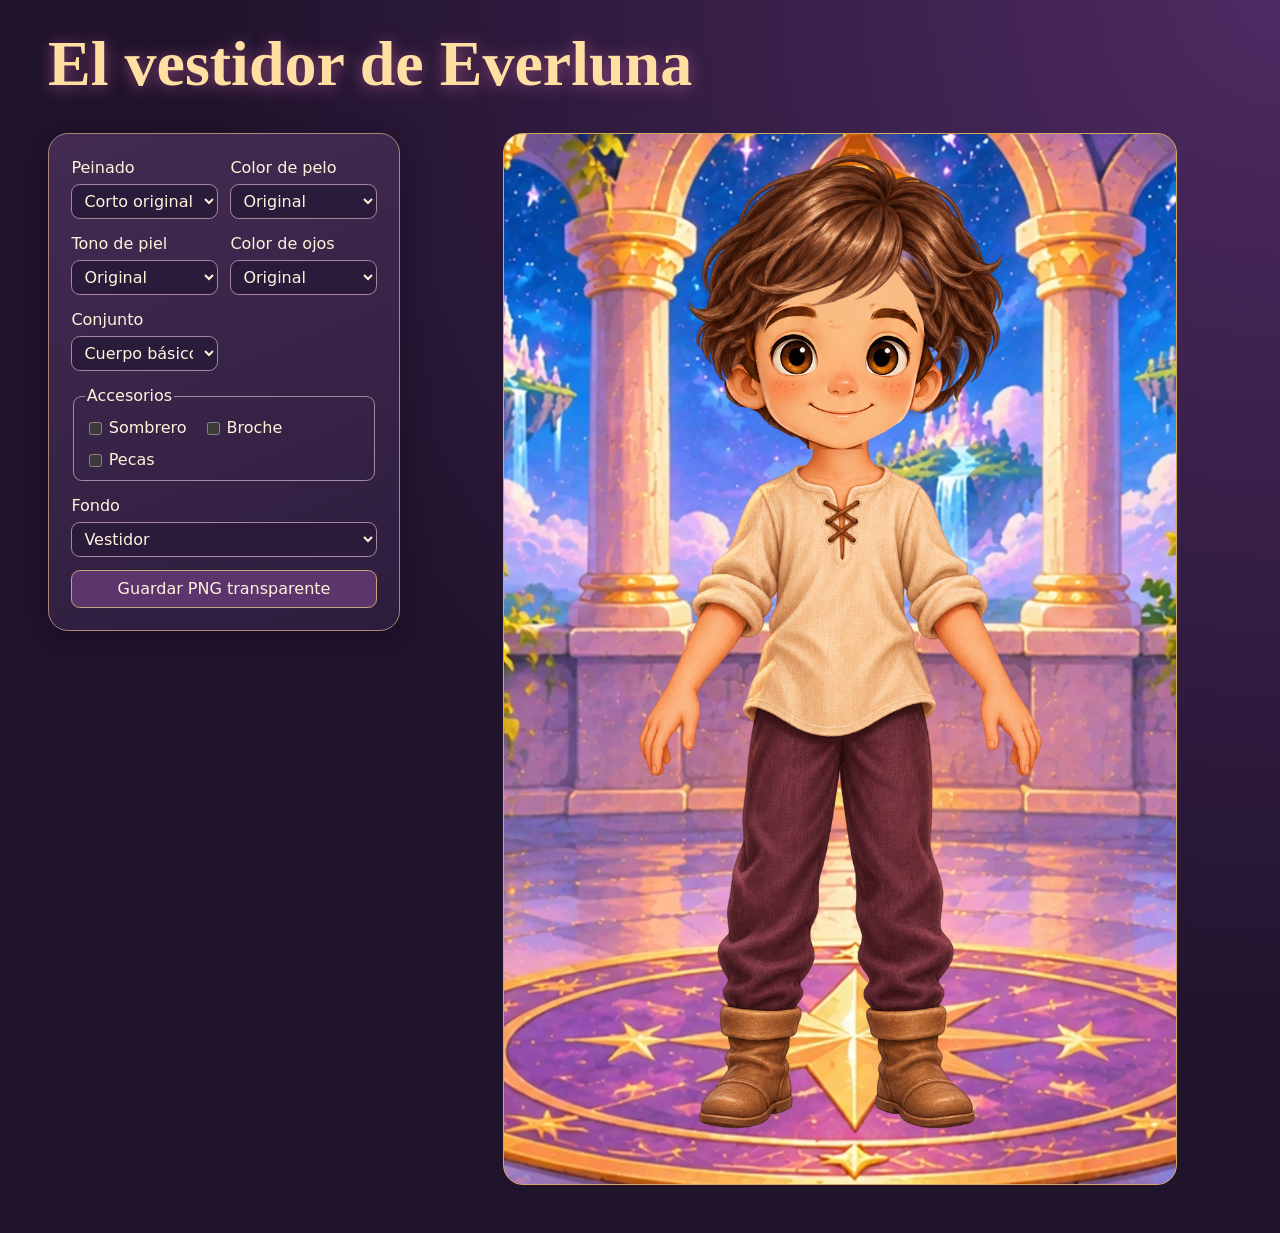
<file: laboratorio-avatar/index.html>
<!doctype html>
<html lang="es">
<head>
<meta charset="utf-8">
<meta name="viewport" content="width=device-width,initial-scale=1">
<title>El vestidor de Everluna</title>
<link rel="stylesheet" href="vestidor.css">
<script src="vestidor.js" defer></script>
</head>
<body>
<header><h1>El vestidor de Everluna</h1></header>
<main>
<form aria-label="Personalización">
  <label>Peinado <select id="pelo">
    <option value="corto">Corto original</option><option value="ondas">Ondas originales</option>
    <option value="coleta">Coleta alta</option><option value="trenzas">Dos trenzas</option>
    <option value="rizo-corto">Corto rizado</option><option value="rizo-largo">Largo rizado</option>
    <option value="liso">Largo liso</option><option value="coleta-baja">Coleta baja</option>
    <option value="dos-coletas">Dos coletas</option><option value="mono">Moño alto</option>
    <option value="flequillo-recto">Flequillo recto</option>
  </select></label>
  <label>Color de pelo <select id="color-pelo">
    <option value="original">Original</option><option value="castano">Castaño oscuro</option>
    <option value="cobre">Cobrizo</option><option value="violeta">Violeta</option>
  </select></label>
  <label>Tono de piel <select id="piel">
    <option value="original">Original</option><option value="dorado">Dorado</option>
    <option value="moreno">Moreno</option><option value="profundo">Profundo</option>
  </select></label>
  <label>Color de ojos <select id="ojos">
    <option value="original">Original</option><option value="miel">Miel</option>
    <option value="verde">Verde</option><option value="azul">Azul</option>
  </select></label>
  <label>Conjunto <select id="ropa">
    <option value="basico">Cuerpo básico</option><option value="vestido">Vestido mágico</option>
    <option value="tunica">Túnica de aprendiz</option>
  </select></label>
  <fieldset><legend>Accesorios</legend>
    <label><input type="checkbox" id="sombrero"> Sombrero</label>
    <label><input type="checkbox" id="broche"> Broche</label>
    <label><input type="checkbox" id="pecas"> Pecas</label>
  </fieldset>
  <label>Fondo <select id="fondo"><option value="vestidor">Vestidor</option><option value="neutro">Neutro</option></select></label>
  <button type="button" id="descargar">Guardar PNG transparente</button>
  <p id="estado" role="status"></p>
</form>
<figure class="vestidor" id="escena">
  <canvas id="avatar" width="1024" height="1600" role="img" aria-label="Vista previa del personaje"></canvas>
</figure>
</main>
</body>
</html>
</file>
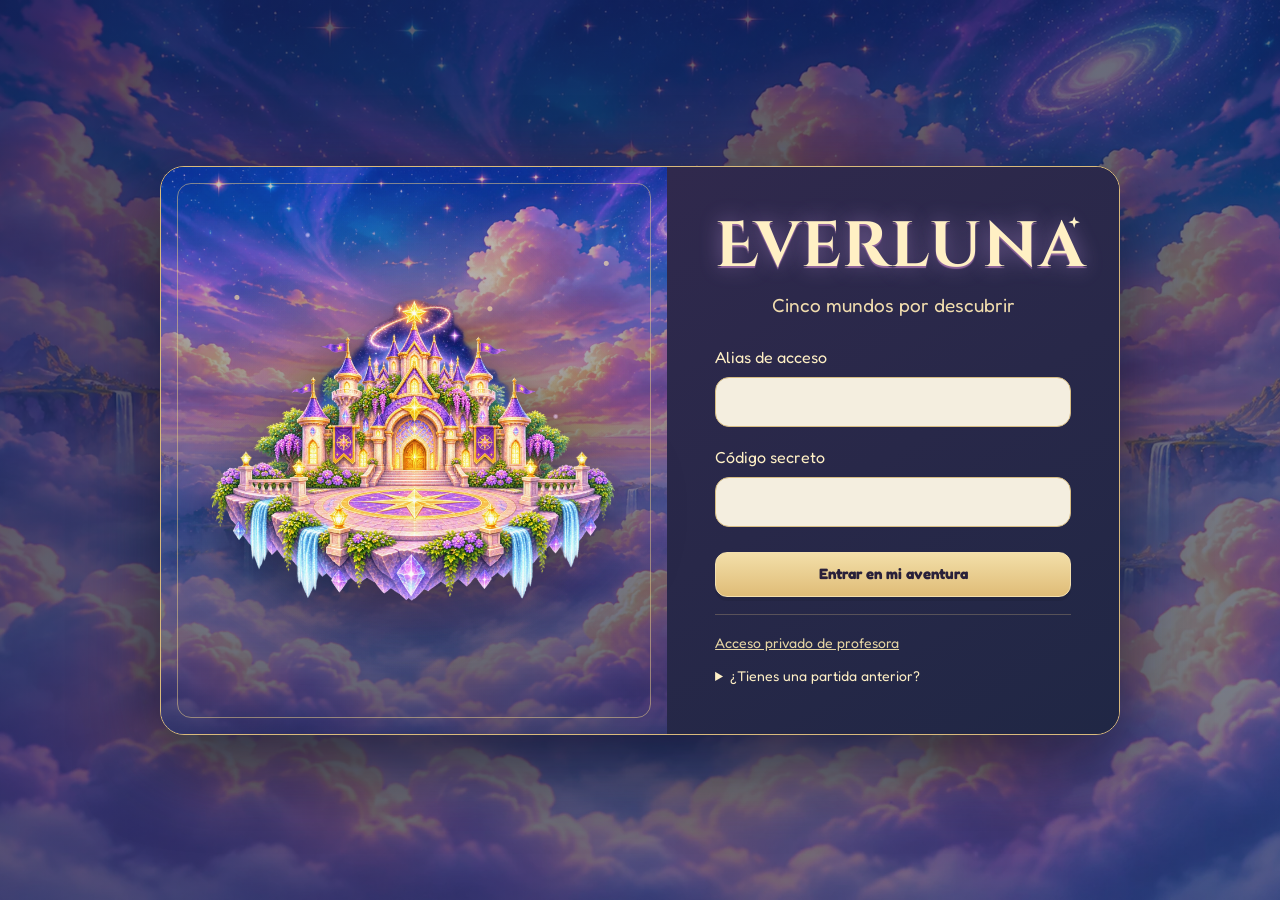
<file: login.html>
<!doctype html><html lang="es"><meta charset="utf-8"><meta name="viewport" content="width=device-width,initial-scale=1"><meta name="robots" content="noindex, nofollow"><meta name="referrer" content="no-referrer"><title>Acceso · Everluna</title><link rel="stylesheet" href="classroom.css"><body class="classroom-gate"><main class="classroom-card"><h1>Everluna</h1><p>Estamos abriendo el acceso seguro de alumnos.</p><p><a href="index.html">Abrir mi aventura</a></p><p><a href="profesora-supabase.html" target="_blank" rel="noopener noreferrer">Acceso privado de profesora</a></p></main><script src="classroom-login.js"></script></body></html>
</file>
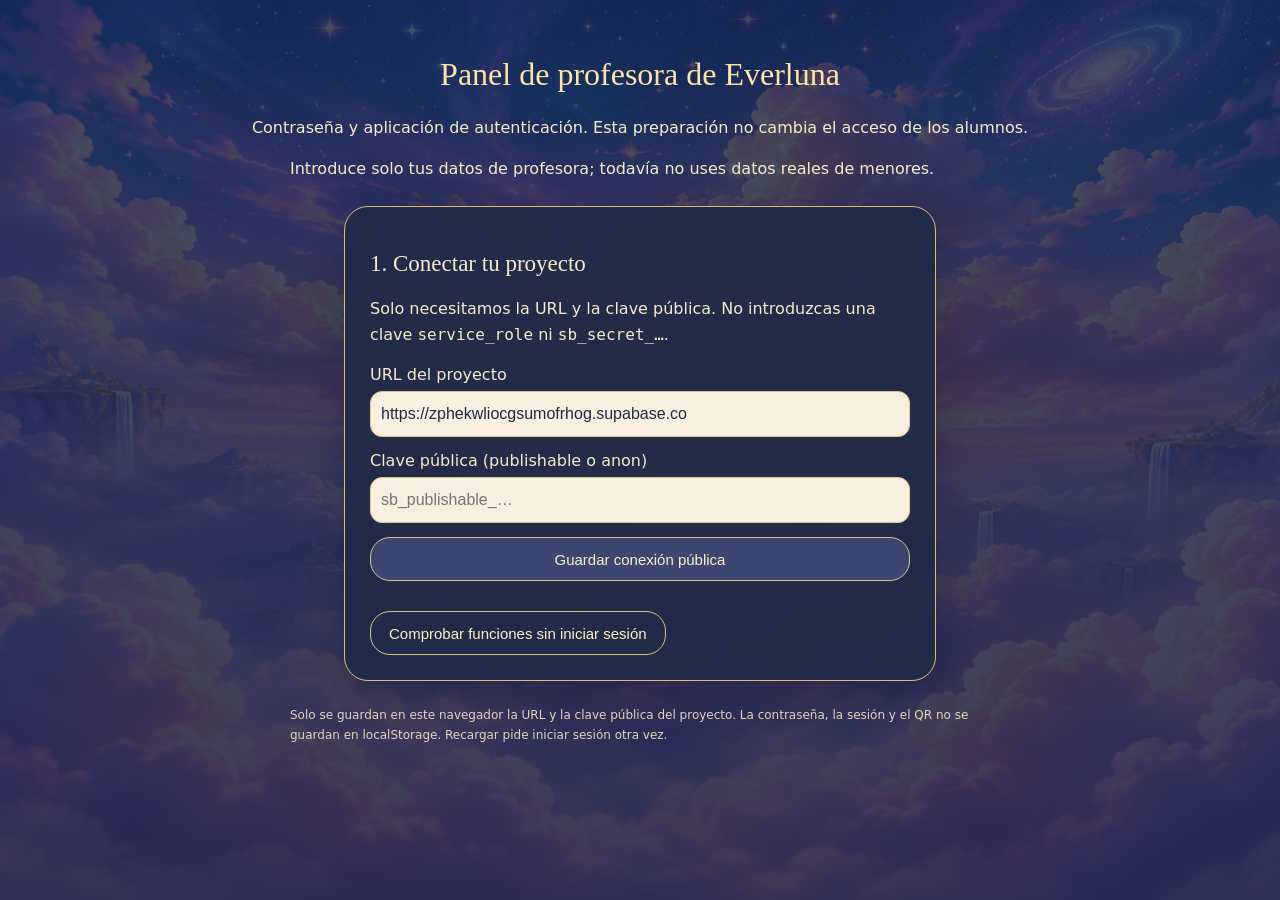
<file: profesora-supabase.html>
<!doctype html>
<html lang="es"><head><meta charset="utf-8"><meta name="viewport" content="width=device-width,initial-scale=1"><meta name="robots" content="noindex, nofollow"><meta name="referrer" content="no-referrer"><meta http-equiv="Content-Security-Policy" content="default-src 'self'; script-src 'self'; style-src 'self'; connect-src 'self' https://zphekwliocgsumofrhog.supabase.co; img-src 'self' blob: data: https://zphekwliocgsumofrhog.supabase.co; object-src 'none'; base-uri 'none'; form-action 'none'; frame-src 'none'"><title>Panel de profesora · Everluna</title><link rel="stylesheet" href="classroom.css"><link rel="stylesheet" href="teacher-supabase.css"><link rel="stylesheet" href="illustrated-avatar.css"><link rel="stylesheet" href="magic-missions.css"><link rel="stylesheet" href="world-content.css"></head>
<body class="teacher-page teacher-supabase-page"><main>
<header><h1>Panel de profesora de Everluna</h1><p>Contraseña y aplicación de autenticación. Esta preparación no cambia el acceso de los alumnos.</p></header>
<p id="teacher-status" role="status" aria-live="polite"></p><p id="teacher-error" role="alert"></p>
<section id="config-section" class="teacher-box"><h2>1. Conectar tu proyecto</h2><p>Solo necesitamos la URL y la clave pública. No introduzcas una clave <code>service_role</code> ni <code>sb_secret_…</code>.</p><form id="supabase-config"><label>URL del proyecto<input id="project-url" type="url" value="https://zphekwliocgsumofrhog.supabase.co" readonly required placeholder="https://tu-proyecto.supabase.co" autocomplete="off" spellcheck="false"></label><label>Clave pública (publishable o anon)<input id="public-key" required autocomplete="off" spellcheck="false" placeholder="sb_publishable_…"></label><button>Guardar conexión pública</button></form><button id="check-functions" type="button" class="secondary">Comprobar funciones sin iniciar sesión</button></section>
<section id="password-section" class="teacher-box" hidden><h2>2. Iniciar sesión</h2><p id="project-label"></p><form id="password-form"><label>Tu correo de profesora<input id="teacher-email" type="email" required autocomplete="username"></label><label>Tu contraseña<input id="teacher-password" type="password" required autocomplete="current-password"></label><button>Continuar con segundo factor</button></form><button id="check-functions-connected" type="button" class="secondary">Comprobar conexión con las funciones</button><button id="change-project" type="button" class="secondary">Cambiar proyecto</button></section>
<section id="mfa-section" class="teacher-box" hidden><h2>3. Aplicación de autenticación</h2><p id="mfa-explanation"></p><div id="enroll-actions" hidden><button id="enroll-factor" type="button">Registrar mi aplicación</button></div><div id="pending-actions" hidden><p>Hay un registro sin verificar. Si ya no tienes su QR, puedes sustituir solo ese registro pendiente. No se borrarán factores verificados.</p><button id="restart-pending" type="button">Crear otro QR para el registro pendiente</button></div><div id="qr-section" hidden><p>Abre Google Authenticator, Microsoft Authenticator u otra aplicación TOTP y escanea el QR. No compartas el QR ni esta clave.</p><img id="totp-qr" alt="QR privado para registrar tu aplicación" width="220" height="220"><label>Clave para introducir manualmente<input id="totp-secret" readonly autocomplete="off" spellcheck="false"></label></div><form id="totp-form" hidden><label id="factor-select-label" hidden>Aplicación registrada<select id="factor-select"></select></label><label>Código de seis cifras de tu aplicación<input id="totp-code" inputmode="numeric" autocomplete="one-time-code" pattern="[0-9]{6}" maxlength="6" required></label><button>Verificar y abrir mi panel</button></form><button id="cancel-session" class="secondary" type="button">Cancelar y cerrar sesión</button></section>
<section id="secure-panel" hidden><div class="panel-heading"><h2>Panel privado · prueba ficticia</h2><button id="secure-logout" type="button">Cerrar sesión</button></div><p><a href="index.html" target="_blank" rel="noopener noreferrer">Abrir acceso de alumnos en otra pestaña</a></p><p>Acceso confirmado por el servidor con segundo factor. Por ahora utiliza solo cuentas demo.</p><button id="reload-students" type="button">Actualizar partidas</button><form id="new-student" class="student-form"><label>Nombre visible<input id="new-display-name" maxlength="80" required autocomplete="off"></label><label>Alias de acceso<input id="new-nickname" placeholder="demo-estrella" pattern="demo-[a-z0-9_\-]{2,27}" maxlength="32" required autocomplete="off"></label><label>Código de acceso<input id="new-student-code" type="password" minlength="12" maxlength="128" aria-describedby="student-code-help" autocomplete="new-password"></label><p id="student-code-help">Déjalo vacío para generar un código. Si lo eliges, usa al menos 12 caracteres variados.</p><button>Crear alumno ficticio</button></form>
<p id="issued-code" role="status"></p><div id="secure-students" class="student-cards"></div>
<dialog id="student-action-dialog"><form id="student-action-form" class="student-form"><h2 id="student-action-title"></h2><p id="student-action-description"></p><label id="student-action-label"><span id="student-action-field-name"></span><input id="student-action-value" autocomplete="off"></label><div class="student-actions"><button type="button" id="student-action-cancel">Cancelar</button><button id="student-action-confirm">Confirmar</button></div></form></dialog>
<section class="teacher-box"><h2>Preguntas de los mundos</h2><p>Prepara semanas, importa Word y asigna conjuntos de 30 preguntas. Requiere el servidor de contenidos habilitado.</p><button id="open-world-content" type="button">Abrir gestor semanal</button><div id="teacher-world-content" class="magic-missions" hidden></div></section><section class="teacher-box"><h2>Misiones mágicas</h2><p>Actividades especiales para cada alumno, con preguntas, cronómetro y resultados independientes.</p><button id="open-missions" type="button">Abrir Misiones mágicas</button><p></p><div id="teacher-missions" hidden></div></section><details><summary>Importar una partida ficticia revisada</summary><p>Solo a una cuenta sin partida. Comprueba el propietario antes de confirmar.</p><form id="new-import"><label>Alumno<select id="import-target" required></select></label><label>Archivo JSON<input id="import-json" type="file" accept=".json,application/json" required></label><label>Escribe el nickname de destino<input id="import-nickname" required autocomplete="off"></label><button>Revisar archivo</button></form><pre id="secure-import-preview"></pre><button id="secure-import-confirm" hidden>Confirmar asignación</button></details></section>
<p class="teacher-footnote">Solo se guardan en este navegador la URL y la clave pública del proyecto. La contraseña, la sesión y el QR no se guardan en localStorage. Recargar pide iniciar sesión otra vez.</p>
</main><script src="guardian-catalog.js"></script><script src="mission-model.js" defer></script><script src="magic-missions.js" defer></script><script src="world-content-model.js" defer></script><script src="vendor/fflate-0.8.2.js" defer></script><script src="world-docx.js" defer></script><script src="world-content-manager.js" defer></script><script src="world-content-teacher.js" defer></script><script src="avatar.js" defer></script><script src="avatar-palette.js" defer></script><script src="illustrated-avatar.js" defer></script><script src="shop-catalog.js" defer></script><script src="magic-shop.js" defer></script><script src="medal-room.js" defer></script><script src="sticker-art-files.js" defer></script><script src="sticker-catalog.js" defer></script><script src="teacher-students.js" defer></script><script src="supabase-ensayo.js" defer></script><script src="teacher-supabase.js" defer></script></body></html>
</file>
<file: avatar.css>
.character-panel{background:linear-gradient(135deg,#fffdf6,#f7f0fb)}
.character-layout{display:grid;grid-template-columns:minmax(260px,.85fr) minmax(0,1.4fr);gap:28px;margin-top:24px;align-items:start}
.character-preview{position:sticky;top:20px;text-align:center}
.character-paper{padding:24px 14px 18px;border-radius:45% 45% 24px 24px;background:radial-gradient(ellipse at 50% 35%,#fffdf4 30%,#e8e5f2 75%,#d9e5da);border:1px solid #e1d9e7;box-shadow:inset 0 0 35px #ffffffa0,0 10px 30px #64547712}
.character-paper .storybook-avatar{display:block;width:min(100%,300px);height:auto;margin:8px auto}
.character-paper h2{margin:0}.character-paper p{margin:6px 0;color:#71627c}
.character-controls{display:grid;gap:14px;min-width:0}.character-options{border:1px solid #e3dcea;border-radius:20px;padding:15px;background:#ffffffad;margin:0;min-width:0}
.character-options legend{padding:0 8px;font-weight:bold}.character-options small{font-weight:normal;color:#49755e;margin-left:8px}
.character-options .choice-row{display:flex;flex-wrap:wrap;gap:10px}.character-options button{cursor:pointer;font:inherit}
.character-options button[aria-pressed=true]{outline:3px solid #7d6aa2;outline-offset:3px}.character-options button:focus-visible{outline:3px solid #364f9e;outline-offset:4px}
.character-options button:disabled{cursor:default;opacity:.65}.character-options .swatch{width:36px;height:36px;padding:0}
.outfit-grid{display:grid;grid-template-columns:repeat(3,minmax(0,1fr));gap:12px}.outfit-card{display:flex;flex-direction:column;align-items:center;gap:9px;background:#fff;border:1px solid #d9cfe2;border-radius:16px;padding:14px 10px;color:#493e5b}.outfit-card span:last-child{font-size:12px;line-height:1.5}.outfit-fabric{width:45px;height:48px;clip-path:polygon(25% 0,75% 0,100% 90%,50% 100%,0 90%)}
#save-warning{padding:14px;background:#fff0cb;color:#663f15;text-align:center}
@media(max-width:800px){.character-layout{grid-template-columns:1fr}.character-preview{position:static}.character-paper .storybook-avatar{width:220px}.outfit-grid{grid-template-columns:1fr}.outfit-card{min-height:110px}}
</file>
<file: magic-missions.css>
.magic-missions{--mission-gold:#ead09a;--mission-ink:#f6efff;color:var(--mission-ink);font-family:Georgia,serif;min-height:100dvh;background:linear-gradient(#14143e80,#121137b8),var(--mission-background,url('assets/escenario/optimizado/cielo-magico.webp')) center/cover fixed}.magic-missions *{box-sizing:border-box}.mission-shell{min-height:100dvh;padding:24px clamp(16px,4vw,64px) 56px;background:radial-gradient(ellipse at 50% 30%,#b2adff15,transparent 65%)}.mission-navigation{display:flex;justify-content:space-between;gap:16px;align-items:center;margin-bottom:28px}.mission-content{max-width:1100px;margin:auto}.magic-missions h1,.magic-missions h2{color:#fff0c9;text-shadow:0 3px 16px #171431}.magic-missions h1{font-size:clamp(1.8rem,4vw,2.8rem);margin:.3em 0}.magic-missions p{line-height:1.6}.magic-missions button{font:700 1rem system-ui;cursor:pointer;min-height:46px;border:1px solid #e4c082;border-radius:18px;padding:12px 20px;color:#fff3d9;background:linear-gradient(135deg,#4b478c,#272555);box-shadow:inset 0 0 15px #eac27812,0 4px 14px #0b092640;transition:transform .15s,box-shadow .15s}.magic-missions button:hover{transform:translateY(-2px);box-shadow:0 0 16px #ebca8f40}.magic-missions button:active{transform:scale(.98)}.magic-missions button:disabled{opacity:.5;cursor:default;transform:none}.magic-missions button:focus-visible,.magic-missions input:focus-visible,.magic-missions select:focus-visible,.magic-missions textarea:focus-visible{outline:3px solid #ffe299;outline-offset:3px}.magic-missions .mission-secondary{background:#28244590;border-color:#c6b7d480}.mission-intro,.mission-run-head{display:flex;align-items:center;gap:24px;margin-bottom:24px}.mission-guardian{width:clamp(100px,16vw,180px);height:180px;object-fit:contain;filter:drop-shadow(0 8px 12px #090a36a0);animation:mission-breathe 5s ease-in-out infinite}.mission-kicker{text-transform:uppercase;letter-spacing:.15em;color:#e7d39d}.mission-list{display:grid;grid-template-columns:repeat(auto-fit,minmax(270px,1fr));gap:24px}.mission-scroll{background:linear-gradient(140deg,#23244ccf,#343059ac);padding:24px;border:1px solid #d1b77a80;border-radius:30px;box-shadow:0 10px 35px #080b2840}.mission-scroll>.mission-guardian{height:130px;float:right;width:110px}.mission-actions{display:flex;gap:12px;flex-wrap:wrap;margin:20px 0}.magic-missions label{display:grid;gap:8px;margin:12px 0;font-family:system-ui}.magic-missions input:not([type=checkbox]):not([type=radio]),.magic-missions textarea,.magic-missions select{width:100%;font:1rem system-ui;color:#1c2145;background:#fff8e9f0;border:1px solid #d1b77a;border-radius:12px;padding:12px;min-height:46px}.magic-missions input[type=file]{max-width:100%}.magic-missions input[type=checkbox],.magic-missions input[type=radio]{width:22px;height:22px;accent-color:#795cae}.magic-missions textarea{min-height:90px;resize:vertical}.magic-missions fieldset{border:1px solid #c9a87380;border-radius:22px;padding:20px;min-width:0}.magic-missions legend{padding:8px;color:#ffe3a2;font-size:1.1rem}.magic-missions .mission-check{display:inline-flex;align-items:center;margin:10px 18px 10px 0}.mission-editor-meta{display:grid;grid-template-columns:1fr 1fr;gap:0 24px}.mission-editor-questions{display:grid;gap:28px}.mission-option-edit{display:flex;gap:12px;align-items:center;flex-wrap:wrap;border-bottom:1px solid #ffffff25;padding:12px 0}.mission-option-edit label:first-child{flex:1;min-width:180px}.mission-option-edit img{width:90px}.mission-status{max-width:1100px;margin:20px auto;min-height:30px;color:#ffe0a2;white-space:pre-wrap}.mission-question{background:#171b3bc9;border:1px solid #d9c08990;border-radius:28px;padding:clamp(20px,4vw,36px);box-shadow:0 15px 40px #15153255}.mission-question-image{max-width:100%;max-height:280px;object-fit:contain;display:block;margin:12px auto}.mission-choices{display:grid;grid-template-columns:1fr 1fr;gap:16px}.mission-choices button{min-height:68px;text-align:left;background:#514c7b70}.mission-choices button.chosen{border:3px solid #ffe29e;box-shadow:0 0 20px #ffd88744;background:#6b5f91}.mission-clock{margin-left:auto;border:1px solid #e7c27a;border-radius:50%;width:98px;height:98px;flex-shrink:0;display:grid;place-items:center;background:radial-gradient(#5d548a,#202346);font:700 1.5rem system-ui;font-variant-numeric:tabular-nums;color:#ffe9ab;box-shadow:0 0 25px #d6b0ff33}.mission-pair{grid-template-columns:1fr auto 1fr!important;align-items:center}.mission-order li{padding:8px}.mission-order button{min-width:44px;padding:8px;margin-left:8px}.magic-missions input.mission-blank{width:160px!important;display:inline-block;margin:8px}.mission-autosave{font:.9rem system-ui;color:#e4d8f0}.mission-results{text-align:center;padding:30px}.mission-results strong{font-size:2.5rem;color:#ffe8ac}.mission-review article,.mission-review-row{padding:20px;border-bottom:1px solid #d9c08960}.mission-review[hidden]{display:none}.mission-reward{padding:24px;border-radius:22px;text-align:center;color:#ffe7a4;border:1px solid #f5d27f;background:radial-gradient(#e7c35c45,#5c428e66);animation:mission-celebrate 1s ease both}.mission-balance{font:700 .95rem system-ui;color:#ffe7a4}.mission-demo-toolbar{background:#1c203e;color:#fff1cc;padding:16px;font:1rem system-ui;display:flex;gap:12px;align-items:center;flex-wrap:wrap}.mission-demo-toolbar button,.mission-demo-toolbar select{min-height:44px;padding:8px 16px}.mission-demo-toolbar label{display:flex;gap:8px;align-items:center}.mission-popup{position:fixed;inset:10% max(16px,calc((100vw - 650px)/2)) auto;z-index:200;padding:28px;background:linear-gradient(135deg,#25284ff5,#40365af5);border:1px solid #eed098;border-radius:30px;color:#fff3d7;box-shadow:0 20px 90px #0009}.mission-popup .mission-guardian{float:left;width:140px}.mission-popup button{margin:12px;padding:12px 20px}.mission-map-access{position:fixed;right:22px;top:105px;z-index:35;padding:12px 18px;border:1px solid #e0c18a;border-radius:22px;color:#fff0ce;background:#333254dc;box-shadow:0 0 18px #c5a4ec44;font-weight:700}.mission-launch-notice{position:fixed;right:20px;top:162px;z-index:36;width:min(340px,calc(100vw - 40px));background:#2a2a54ef;color:#fff2d5;border:1px solid #d8ba83;border-radius:22px;padding:16px}.mission-launch-notice img{width:100px;height:90px;object-fit:contain;float:left}.mission-launch-notice button{margin-top:10px}.in-missions .header,.in-missions .footer-note{display:none}.in-missions #app{padding:0;max-width:none}.in-missions{margin:0;background:#181d3a}.in-missions .cloud-logout{bottom:8px;top:auto}.in-missions .cloud-status{max-width:60%;font-size:.75rem}@keyframes mission-breathe{50%{transform:translateY(-7px)}}@keyframes mission-celebrate{from{opacity:0;transform:scale(.94)}to{opacity:1;transform:scale(1)}}@media(max-width:700px){.mission-shell{padding:16px 14px 70px}.mission-editor-meta{grid-template-columns:1fr}.mission-intro,.mission-run-head{gap:12px}.mission-run-head .mission-guardian{width:80px;height:100px}.mission-clock{width:76px;height:76px;font-size:1.2rem}.mission-choices{grid-template-columns:1fr}.mission-content h1{font-size:1.7rem}.mission-list{grid-template-columns:1fr}.mission-balance{max-width:140px;text-align:right}.mission-map-access{top:100px;right:12px}.mission-launch-notice{top:155px}}@media(prefers-reduced-motion:reduce){.magic-missions *{animation:none!important;transition:none!important}}

.mission-demo-page{margin:0;background:#171b38}.mission-demo-toolbar a{color:#f3dca4}.mission-speech{position:relative;border:1px solid #e0c58f80;border-radius:24px;padding:18px 24px;background:#27264cbb}.mission-speech:before{content:"";position:absolute;left:-11px;top:50%;width:18px;height:18px;background:#27264c;transform:rotate(45deg);border-bottom:1px solid #e0c58f80;border-left:1px solid #e0c58f80}

.mission-book-page{width:min(100%,740px);box-sizing:border-box;margin:24px auto;padding:clamp(18px,4vw,42px);color:#33264b;background:linear-gradient(115deg,#fff5df,#f5e8d1);border:1px solid #d5ae6c;border-radius:16px 30px 30px 16px;box-shadow:inset 7px 0 0 #e6d0ad,0 18px 58px #140d33a6;animation:mission-page-turn .4s ease-out both}
.mission-book-page h1{color:#57416d;font-size:clamp(26px,4vw,45px);margin:0 0 14px;overflow-wrap:anywhere}
.mission-book-text{line-height:1.65;white-space:pre-wrap;overflow-wrap:anywhere}
.mission-book-illustration{display:block;width:100%;max-height:450px;object-fit:contain;margin:14px auto;border-radius:10px}
.mission-book-choices,.mission-book-select{display:flex;flex-wrap:wrap;gap:8px;margin:14px 0}
@keyframes mission-page-turn{from{opacity:.58;transform:perspective(850px) rotateY(-8deg) translateX(9px)}to{opacity:1;transform:none}}
.reduced .mission-book-page{animation:none}
@media(prefers-reduced-motion:reduce){.mission-book-page{animation:none}}
</file>
<file: map.css>
.magical-home{max-width:1350px;margin:auto}.map-heading{display:flex;justify-content:space-between;align-items:center;gap:20px;padding:20px 10px}.map-heading h1{font-family:Georgia,serif;font-size:clamp(27px,3vw,42px);color:#60517c;margin:10px 0}.map-heading p{color:#706580}.map-stats{display:flex;gap:10px;flex-wrap:wrap;justify-content:flex-end;font-size:13px}.map-stats>span{background:#fff8e8;border:1px solid #e4d8c3;border-radius:20px;padding:12px}
.enchanted-map{position:relative;isolation:isolate;height:800px;overflow:hidden;border-radius:40px;border:2px solid #fff6ec;background:radial-gradient(ellipse at 48% 50%,#fff8e6 0%,#f2e8f3 37%,#dce9f3 76%,#cbdfe9 100%);box-shadow:inset 0 0 70px #ffffffb3,0 14px 50px #9b83a322}.enchanted-map:before{content:'';position:absolute;inset:0;z-index:-1;opacity:.2;background-image:url("data:image/svg+xml,%3Csvg xmlns='http://www.w3.org/2000/svg' width='160' height='160'%3E%3Cfilter id='n'%3E%3CfeTurbulence baseFrequency='.7' numOctaves='3' stitchTiles='stitch'/%3E%3C/filter%3E%3Crect width='100%25' height='100%25' opacity='.3' filter='url(%23n)'/%3E%3C/svg%3E")}.map-cloud{position:absolute;width:240px;height:65px;border-radius:50%;background:#fff9;filter:blur(10px);pointer-events:none}.cloud-one{left:-50px;top:50%}.cloud-two{right:-30px;top:15%}.map-dust{position:absolute;top:47%;left:9%;right:9%;color:#c5a469;font-size:28px;word-spacing:35px;text-align:center;pointer-events:none}
.luminous-bridges{position:absolute;inset:0;width:100%;height:100%;overflow:visible;pointer-events:none}.map-bridge{fill:none;stroke:#fff8dd;stroke-width:1.3;stroke-dasharray:1.4 .7;filter:drop-shadow(0 0 5px #d3abd6);opacity:.8}.bridge-lit{stroke:#ffe6a4;filter:drop-shadow(0 0 7px #ecc16d)}.bridge-active{stroke:#f4d28e;stroke-width:1.7;opacity:1;animation:bridge-flow 2s linear infinite}
.central-castle{position:absolute;left:50%;top:44%;transform:translate(-50%,-50%);width:37%;max-width:430px;text-align:center;pointer-events:none}.central-castle>svg{width:100%;height:auto;filter:drop-shadow(0 6px 9px #ad94bc42)}.central-castle>span{font:italic clamp(11px,1.5vw,17px) Georgia,serif;color:#86708e;display:block;margin-top:-15px}.castle-wing.is-lit{filter:drop-shadow(0 0 6px #ffe0a2)}.castle-complete .central-castle{filter:drop-shadow(0 0 22px #ffe1a5)}
.map-island{position:absolute;transform:translate(-50%,-50%);width:27%;max-width:275px;min-height:175px;display:flex;flex-direction:column;align-items:center;justify-content:center;gap:3px;border:0;background:transparent;padding:0 4px 10px;color:#554968;cursor:pointer;z-index:2;box-shadow:none;font:inherit}.map-island:hover{transform:translate(-50%,-53%);background:transparent;box-shadow:none}.map-island:focus-visible{outline:3px solid #8b72ac;outline-offset:7px;border-radius:30px}.map-island[aria-pressed=true] .island-name{background:#fff7d7;box-shadow:0 0 14px #f5d393}.floating-ground{position:absolute;top:47px;left:0;width:100%;height:100px;z-index:-1;filter:drop-shadow(0 12px 10px #a79bb433)}.island-guardian{display:block;height:100px;transition:transform .25s}.map-island:hover .island-guardian{transform:translateY(-5px)}.island-name{font-family:Georgia,serif;font-size:19px;font-weight:bold;background:#fffaf3e8;border-radius:14px;padding:5px 10px;text-wrap:balance}.island-subject{font-size:12px;background:#ffffffc9;border-radius:10px;padding:3px 7px}.island-progress{font-size:11px;color:#685d78;background:#fffaf2d9;border-radius:10px;padding:3px 7px}.is-complete .floating-ground{filter:drop-shadow(0 0 13px #ffe3a2)}
.map-traveler{position:absolute;z-index:4;transform:translate(-50%,-90%);pointer-events:none;width:68px;height:100px}.map-traveler>svg{width:100%;height:100%}.is-traveling>svg{animation:traveler-step .28s ease-in-out infinite alternate}.map-status{text-align:center;color:#776188;padding:18px;font-size:14px;min-height:58px}.island-arrival:not(:empty){display:flex;align-items:center;gap:20px;background:#fffcf4;border:1px solid #e4d8e9;border-radius:26px;padding:22px;margin:0 0 20px;box-shadow:0 8px 25px #c2b4c821;scroll-margin:100px}.island-arrival h2{font:24px Georgia,serif;color:#655579}.island-arrival:focus-visible{outline:3px solid #a491bd}.arrival-portrait{flex:none}.map-footer{display:flex;align-items:center;justify-content:center;gap:12px;flex-wrap:wrap;padding-bottom:25px}.future-map-features{display:flex;gap:14px;width:100%;justify-content:center;flex-wrap:wrap;padding:18px;color:#8a8195;font-size:12px}.future-map-features span{border:1px dashed #d0c5d9;border-radius:15px;padding:10px}
.castle-celebration{position:absolute;top:60%;left:50%;transform:translateX(-50%);text-align:center;width:60%;pointer-events:none;color:#7d5c88;z-index:5}.castle-celebration span{font: bold 20px Georgia,serif;background:#fff9e9df;padding:8px 12px;border-radius:16px}.castle-celebration p{font-size:12px}.map-confetti{position:absolute;inset:0;pointer-events:none;overflow:hidden;z-index:3}.map-confetti i{position:absolute;top:-20px;width:8px;height:13px;background:#e2b7c9;border-radius:3px;animation:map-confetti 5s calc(var(--n)*.12s) both}.map-confetti i:nth-child(3n){background:#ecd29a}.map-confetti i:nth-child(3n+1){background:#b8c9e8}
@keyframes traveler-step{to{transform:translateY(-4px) rotate(2deg)}}@keyframes bridge-flow{to{stroke-dashoffset:-8}}@keyframes map-confetti{to{transform:translate(20px,820px) rotate(380deg);opacity:0}}
.reduced .enchanted-map *{animation:none!important;transition:none!important}.reduced .map-confetti{display:none}
@media(prefers-reduced-motion:reduce){.enchanted-map *{animation:none!important;transition:none!important}.map-confetti{display:none}}
@media(max-width:700px){.map-heading{display:block;padding:10px 0}.map-stats{justify-content:flex-start}.enchanted-map{height:780px;border-radius:24px;margin:0 -8px}.central-castle{width:44%;top:49%}.central-castle>span{font-size:11px;margin-top:-6px}.map-island{width:34%;min-height:170px}.island-name{font-size:14px;padding:4px 6px}.island-subject{font-size:10px;padding:3px}.island-progress{font-size:10px}.floating-ground{height:80px;top:55px}.island-guardian{height:85px}.island-guardian svg{width:85px;height:85px}.map-traveler{width:52px;height:77px}.castle-celebration{top:65%;width:88%}.castle-celebration span{font-size:15px}.castle-celebration p{font-size:11px;margin:8px}.island-arrival:not(:empty){flex-direction:column;text-align:center;gap:0;padding:15px}.arrival-portrait svg{width:105px;height:105px}.island-arrival h2{font-size:22px}}
@media(max-width:700px){.header{position:static;display:block;padding:12px}.header .brand{margin-bottom:12px}.header .brand b{font-size:15px}.header .topnav{display:flex;flex-wrap:wrap;justify-content:center;gap:7px}.header .topnav button{font-size:12px;padding:9px 11px}.magical-home .map-footer button{max-width:100%}}

/* The original Brot PNG is never cropped or stretched. Nested wrappers keep
   breathing, greeting and selection reactions independent. */
.brot-art{display:inline-block;width:var(--brot-size);height:var(--brot-size);max-width:100%;vertical-align:middle;overflow:visible}
.brot-breathe,.brot-motion{display:flex;align-items:center;justify-content:center;width:100%;height:100%;transform-origin:50% 85%}
.brot-art img{display:block;width:100%;height:100%;object-fit:contain;object-position:center;filter:drop-shadow(0 3px 3px #64794d26)}
.brot-breathe{animation:brot-breathe 4s ease-in-out infinite}
.brot-greeting .brot-motion{animation:brot-greet 1.2s ease-in-out both}
.brot-reacting .brot-motion{animation:brot-jump .85s ease-in-out both}
@keyframes brot-breathe{0%,100%{transform:translateY(0)}50%{transform:translateY(-2px)}}
@keyframes brot-greet{0%,100%{transform:rotate(0)}30%{transform:rotate(-3deg)}65%{transform:rotate(3deg)}}
@keyframes brot-jump{0%,100%{transform:translateY(0);filter:drop-shadow(0 0 0 #e2f6a000)}35%{transform:translateY(-13px);filter:drop-shadow(0 0 9px #e2f6a0)}65%{transform:translateY(-5px);filter:drop-shadow(0 0 13px #f8e7a4)}}
.reduced .brot-art *{animation:none!important}
@media(prefers-reduced-motion:reduce){.brot-art *{animation:none!important}}
@media(max-width:700px){.island-guardian .brot-art{width:85px;height:85px}.arrival-portrait .brot-art{width:105px;height:105px}}
/* Layer coordinates use the original 1312 × 1199 canvas, inside the square slot.
   Rigid rotations preserve artwork; the reconstructed base covers articulation. */
.brot-motion{position:relative}
.brot-rig{display:block;position:relative;width:100%;aspect-ratio:1312/1199;flex:none}
.brot-art .brot-layer{position:absolute;inset:0;width:100%;height:100%;object-fit:contain;filter:none}
.brot-layer-ear-left{--ear-angle:-2deg;animation:brot-ear-idle 6.8s ease-in-out infinite}
.brot-layer-ear-right{--ear-angle:2deg;animation:brot-ear-idle 7.6s .3s ease-in-out infinite}
.brot-greeting .brot-layer-ear-left,.brot-greeting .brot-layer-ear-right{animation:brot-ear-welcome 1.3s ease-in-out both,brot-ear-idle 7s 1.3s ease-in-out infinite}
.brot-layer-leaves-head{--leaf-angle:2deg;animation:brot-leaf-sway 5.6s ease-in-out infinite}
.brot-layer-leaves-tail{--leaf-angle:-1.5deg;animation:brot-leaf-sway 6.8s -.7s ease-in-out infinite}
.brot-layer-eyes-open{animation:brot-eye-open 6.2s linear infinite}
.brot-layer-eyes-closed{animation:brot-eye-closed 6.2s linear infinite}
@keyframes brot-ear-idle{0%,55%,100%{transform:rotate(0)}65%,83%{transform:rotate(var(--ear-angle))}74%{transform:rotate(0)}}
@keyframes brot-ear-welcome{0%,100%{transform:rotate(0)}25%,65%{transform:rotate(var(--ear-angle))}45%{transform:rotate(0)}}
@keyframes brot-leaf-sway{0%,100%{transform:rotate(0)}50%{transform:rotate(var(--leaf-angle))}}
@keyframes brot-eye-open{0%,44%,47%,100%{opacity:1}44.01%,46.99%{opacity:0}}
@keyframes brot-eye-closed{0%,44%,47%,100%{opacity:0}44.01%,46.99%{opacity:1}}
/* Pausing animation must leave the eyes open, never both states overlaid. */
.reduced .brot-layer-eyes-closed{opacity:0}
@media(prefers-reduced-motion:reduce){.brot-layer-eyes-closed{opacity:0}}
/* Original guardian illustrations: contain the complete artwork, without
   clipping highlights, ears, wings, crystals or tails. */
.guardian-art{position:relative;display:inline-block;width:var(--guardian-size);height:var(--guardian-size);max-width:100%;vertical-align:middle;isolation:isolate;overflow:visible}
.guardian-hover,.guardian-pose{position:absolute;inset:0;display:flex;align-items:center;justify-content:center;transform-origin:50% 85%}
.guardian-art img{display:block;width:100%;height:100%;object-fit:contain;object-position:center;filter:drop-shadow(0 3px 3px #5d537a23)}
.guardian-ground{position:absolute;left:16%;right:16%;bottom:1%;height:9%;border-radius:50%;background:radial-gradient(ellipse,#796f8f24,transparent 70%);z-index:-1}
.guardian-aura{position:absolute;inset:5%;z-index:-1;border-radius:50%;opacity:.3;pointer-events:none}
.guardian-ice .guardian-hover{animation:guardian-hop 5.6s ease-in-out infinite}.guardian-ice .guardian-aura{background:radial-gradient(ellipse,#bcecff,transparent 70%)}
.guardian-stars .guardian-hover{animation:guardian-float 5.2s ease-in-out infinite}.guardian-stars .guardian-pose{animation:guardian-sway 7s ease-in-out infinite}.guardian-stars .guardian-aura{background:radial-gradient(ellipse,#f0d4f4,transparent 70%)}
.guardian-water .guardian-hover{animation:guardian-float 5.8s ease-in-out infinite}.guardian-water .guardian-pose{animation:guardian-sway 6.4s ease-in-out infinite}.guardian-water .guardian-aura{background:radial-gradient(ellipse,#a8e8f5,transparent 70%)}
.guardian-fire .guardian-hover{animation:guardian-float 6.5s ease-in-out infinite}.guardian-fire .guardian-aura{inset:8% -4% 10% 47%;background:radial-gradient(ellipse,#ffce866e,transparent 70%);animation:guardian-firelight 4s ease-in-out infinite}
.guardian-particles{position:absolute;inset:0;pointer-events:none}
.guardian-particles i{position:absolute;left:calc(10% + var(--particle)*24%);top:calc(18% + var(--particle)*17%);width:6px;height:6px;opacity:0;animation:guardian-sparkle 4.8s calc(var(--particle)*-.9s) ease-in-out infinite}
.guardian-ice .guardian-particles i,.guardian-stars .guardian-particles i{background:linear-gradient(transparent 40%,#f9efb4 40% 60%,transparent 60%),linear-gradient(90deg,transparent 40%,#f9efb4 40% 60%,transparent 60%);filter:drop-shadow(0 0 3px #fff2cb)}
.guardian-ice .guardian-particles i{filter:drop-shadow(0 0 3px #9ce5ff);background:linear-gradient(transparent 40%,#def8ff 40% 60%,transparent 60%),linear-gradient(90deg,transparent 40%,#def8ff 40% 60%,transparent 60%)}
.guardian-water .guardian-particles i{top:auto;bottom:10%;width:7px;height:7px;border:1px solid #b1dff4;border-radius:50%;box-shadow:inset 1px 1px 1px #fff;animation-name:guardian-bubble}
.guardian-fire .guardian-particles i{background:#f5cd87;border-radius:50%;width:3px;height:3px;left:calc(52% + var(--particle)*12%);animation-name:guardian-bubble}
.guardian-reacting .guardian-pose,.guardian-celebrates .guardian-pose{animation:guardian-greet 1s ease-in-out both}
@keyframes guardian-hop{0%,65%,85%,100%{transform:translateY(0)}74%{transform:translateY(-4px)}}
@keyframes guardian-float{0%,100%{transform:translateY(0)}50%{transform:translateY(-4px)}}
@keyframes guardian-sway{0%,100%{transform:rotate(-1deg)}50%{transform:rotate(1deg)}}
@keyframes guardian-firelight{0%,100%{opacity:.2}50%{opacity:.5}}
@keyframes guardian-sparkle{0%,65%,100%{opacity:0}78%{opacity:.8}90%{opacity:.2}}
@keyframes guardian-bubble{0%,20%{opacity:0;transform:translateY(0)}35%{opacity:.7}90%,100%{opacity:0;transform:translateY(-28px)}}
@keyframes guardian-greet{0%,100%{transform:translateY(0) rotate(0)}35%{transform:translateY(-7px) rotate(-2deg)}65%{transform:translateY(-2px) rotate(2deg)}}
.reduced .guardian-art *{animation:none!important}.reduced .guardian-particles{display:none}
@media(prefers-reduced-motion:reduce){.guardian-art *{animation:none!important}.guardian-particles{display:none}}
@media(max-width:700px){.island-guardian .guardian-art{width:85px;height:85px}.arrival-portrait .guardian-art{width:105px;height:105px}}
/* Lumi's original is landscape; compensate its silhouette without cropping. */
.island-guardian .guardian-stars{width:125px}
.arrival-portrait .guardian-stars{width:165px}
.companion-slot .guardian-stars{width:145px;max-width:none}
@media(max-width:700px){.island-guardian .guardian-stars{width:105px}.arrival-portrait .guardian-stars{width:135px}}
</file>
<file: scene.css>
/* Phase 1A: original illustration layers. The page is the scene; on narrow
   screens the landscape stays intact and can be explored by native scrolling. */
body.scene-home{margin:0;background:#26326b;overflow:hidden}
.scene-home>.header,.scene-home>.footer-note{display:none}
.scene-home main{padding:0;max-width:none;margin:0;width:100%;height:100svh}
.scene-home .magical-home{max-width:none;margin:0}
.scene-scroll{width:100%;height:100svh;overflow:auto;overscroll-behavior:contain;touch-action:pan-x pan-y;scrollbar-width:thin;scrollbar-color:#e5ca9850 #26326b;outline-offset:-4px}
.scene-board.enchanted-map{position:relative;width:max(100%,1200px);height:max(100svh,760px);border:0;border-radius:0;overflow:hidden;box-shadow:none;background:#50568e url('assets/escenario/optimizado/cielo-magico.webp') center/cover no-repeat;isolation:isolate}
.scene-board:before{display:none}.scene-mist{position:absolute;inset:0;background:linear-gradient(#1c205f22,transparent 30%,#c9bfe50a 70%,#76689d33);pointer-events:none;z-index:0}
.scene-heading{position:absolute;left:50%;top:1%;transform:translateX(-50%);margin:0;text-align:center;color:#fff3cf;text-shadow:0 2px 5px #3c235e,0 0 24px #fff4c077;font:24px Georgia,serif;z-index:5;line-height:1.05;pointer-events:none}.scene-heading span{font-size:15px;letter-spacing:4px}.scene-greeting{position:absolute;left:50%;top:7.5%;transform:translateX(-50%);margin:0;color:#fff3df;text-shadow:0 1px 4px #341c62;font-size:11px;z-index:5;white-space:nowrap;pointer-events:none}
.scene-board .central-castle{position:absolute;left:50%;top:44%;width:30%;max-width:520px;transform:translate(-50%,-50%);z-index:2;filter:drop-shadow(0 14px 15px #3a256c55);pointer-events:none}
.scene-castle{display:block;width:100%;height:auto}
.scene-plaza{position:absolute;left:50%;top:54%;width:31%;max-width:520px;transform:translate(-50%,-50%);z-index:3;pointer-events:none}.scene-plaza-image{display:block;width:100%;height:auto;filter:drop-shadow(0 13px 12px #3c28635c)}
.scene-board .luminous-bridges{z-index:1}.scene-board .map-bridge{stroke:#fff7d9;stroke-width:.3;stroke-dasharray:none;filter:drop-shadow(0 0 3px #fde2a6);opacity:.3}.scene-board .bridge-active{opacity:.85;stroke-width:.45;animation:none}.scene-board .bridge-lit{opacity:.65;stroke:#ffe7a8}
.scene-board .scene-island{position:absolute;width:28%;max-width:500px;height:auto;min-height:0;padding:0;display:block;z-index:2;background:none;box-shadow:none;transform:translate(-50%,-50%);transition:filter .2s;overflow:visible}
.scene-island-image{display:block;width:100%;height:auto;filter:drop-shadow(0 12px 12px #3a286447);pointer-events:none}
.scene-board .scene-island:hover{transform:translate(-50%,-50%);background:none;filter:drop-shadow(0 0 8px #fff0af55);box-shadow:none}
.scene-board .scene-island[aria-pressed=true]{filter:drop-shadow(0 0 12px #fff0b8)}
.scene-board .scene-island:focus-visible{outline:2px solid #ffecb0;outline-offset:-10px;border-radius:35%}
.scene-board .island-guardian{position:absolute;left:21%;top:44%;width:24%;height:auto;aspect-ratio:1;transform:none!important;display:block;pointer-events:none}
.scene-board .island-guardian .guardian-art,.scene-board .island-guardian .brot-art,.scene-board .island-guardian .guardian-stars{width:100%;height:100%;max-width:none}
.scene-board .island-label{position:absolute;left:50%;bottom:0;transform:translateX(-50%);display:flex;align-items:center;flex-direction:column;white-space:nowrap;pointer-events:none}
.scene-board .island-name{background:none!important;box-shadow:none!important;color:#fff3c9;font:20px Georgia,serif;text-shadow:0 2px 3px #271348,0 0 9px #2e184d;padding:2px 10px}
.scene-board .island-progress{font-size:11px;color:#fff5e5;background:#34234f92;padding:3px 9px;border-radius:20px}
.scene-board .map-traveler{width:60px;height:86px;z-index:7;transform:translate(-50%,-90%)}
.castle-lights{position:absolute;inset:0;pointer-events:none}.scene-board .castle-light{position:absolute;left:var(--light-x);top:var(--light-y);width:7%;aspect-ratio:1;border-radius:50%;background:radial-gradient(ellipse,#fff6ae,#ffca6f66 35%,transparent 70%);opacity:0;filter:none}.scene-board .castle-light.is-lit{opacity:1;filter:drop-shadow(0 0 10px #ffe7a6)}
.scene-board .scene-object{position:absolute;z-index:8;transform:translate(-50%,-50%);background:transparent;border:0;border-radius:0;box-shadow:none;padding:7px 4px;color:#fff8dc;text-shadow:0 1px 3px #2e174e,0 0 5px #3a184e;font:12px Georgia,serif;white-space:nowrap;cursor:pointer;min-height:44px;min-width:44px}
.scene-object span{border-bottom:1px dotted #fff0bf88}.scene-board .scene-object:hover{color:#fff4a3;background:#3f256844;box-shadow:none}.scene-object:focus-visible{outline:2px solid #ffe0a3;outline-offset:1px}.scene-board .scene-object-motion{font-size:10px;color:#fff0d7}
.scene-explore-hint{position:absolute;bottom:0;left:50%;transform:translateX(-50%);color:#fff4db;opacity:.85;font-size:11px;text-shadow:0 1px 4px #241850;white-space:nowrap;pointer-events:none;z-index:8}
.scene-board .map-status{position:absolute;left:50%;top:65%;transform:translateX(-50%);min-height:0;max-width:30%;padding:4px;text-align:center;color:#fff9e3;text-shadow:0 1px 4px #342157;font-size:11px;pointer-events:none;z-index:7}
.scene-board .island-arrival{display:none}.scene-board .island-arrival.arrival-visible{position:fixed;inset:auto 16px 18px auto;width:min(440px,calc(100vw - 32px));max-height:70svh;overflow:auto;margin:0;padding:20px;display:flex;gap:14px;align-items:center;z-index:30;color:#ffefd2;background:linear-gradient(135deg,#24204aef,#4b3860ef);border:1px solid #ecd59888;border-radius:24px;box-shadow:0 12px 40px #100c3755}.scene-board .island-arrival h2{color:#fff0c5;font:21px Georgia,serif}.scene-board .island-arrival p{font-size:12px;line-height:1.5}.scene-board .island-arrival .label{background:none;color:#edd8a3;padding:0;font-size:11px}.scene-board .island-arrival .primary{background:#ead1a0;color:#35254e;border:0;box-shadow:none;font-size:13px}.scene-arrival-close{position:absolute;right:10px;top:5px;padding:4px;background:none;color:#f5dfb9;border:0;box-shadow:none;font-size:10px}.scene-board .arrival-portrait{width:85px;flex:none}.scene-board .arrival-portrait .guardian-art,.scene-board .arrival-portrait .brot-art{width:85px;height:85px}
.scene-board .castle-celebration{top:44%;width:35%;color:#fff1bf;font:17px Georgia,serif;text-shadow:0 0 12px #e6b847,0 2px 4px #3a1e48;background:none;z-index:6}.scene-board.castle-complete .central-castle{filter:drop-shadow(0 0 20px #ffdf85aa)}
.scene-home .modal-backdrop{z-index:50}.scene-home .modal{background:linear-gradient(#fff8e9,#e7def3);border-color:#e8d4a9}.scene-home .modal .burst:empty{display:none}
@media(max-width:700px){.scene-board.enchanted-map{width:1200px;height:max(100svh,950px)}.scene-board .scene-island{width:28%}.scene-board .central-castle{width:30%;top:44%}.scene-board .map-traveler{width:60px;height:86px}.scene-board .scene-object{font-size:12px}.scene-board .island-arrival.arrival-visible{flex-direction:row;gap:10px;inset:auto 10px 12px auto;width:calc(100vw - 20px);padding:22px 14px 14px}.scene-board .arrival-portrait{width:65px}.scene-board .arrival-portrait .guardian-art,.scene-board .arrival-portrait .brot-art{width:65px;height:65px}}
@media(prefers-reduced-motion:reduce){.scene-board *{transition:none!important}}
.scene-board .scene-island[data-world=nature]{width:25%}
/* Adventure navigation: illustrated objects, anchored to the viewport while
   the landscape scrolls. Gold, sapphire and forest colors match the world. */
.scene-nav{position:fixed;z-index:20;display:flex;align-items:flex-end;gap:5px;pointer-events:none}
.scene-nav-bottom{left:max(12px,env(safe-area-inset-left));bottom:max(10px,env(safe-area-inset-bottom))}
.scene-nav-top{right:max(12px,env(safe-area-inset-right));top:max(10px,env(safe-area-inset-top))}
.scene-nav-action{display:flex;flex-direction:column;align-items:center;justify-content:flex-end;width:78px;min-height:96px;padding:0 2px 5px;gap:2px;background:none;border:0;border-radius:18px;box-shadow:none;color:#fff1cd;cursor:pointer;pointer-events:auto;font:12px Georgia,serif;line-height:1.15;text-align:center;text-shadow:0 1px 3px #07172f,0 0 6px #07172f;transition:transform .2s,filter .2s}
.scene-nav-icon{display:block;width:74px;height:74px;flex:none;background-image:url('assets/interfaz/accesos-magicos.png');background-size:400% 200%;background-repeat:no-repeat;filter:drop-shadow(0 3px 4px #07172f99)}
.scene-nav-label{min-height:27px;display:flex;align-items:center;justify-content:center;max-width:100%}
.scene-nav-action:hover{transform:translateY(-4px);filter:drop-shadow(0 0 6px #e7c67477);background:none;box-shadow:none}
.scene-nav-action:focus-visible{outline:2px solid #e6c677;outline-offset:2px;background:#162d4455}
.scene-nav-action:active{transform:translateY(-1px)}
@media(max-width:700px){.scene-nav{gap:2px}.scene-nav-bottom{left:max(7px,env(safe-area-inset-left));bottom:max(7px,env(safe-area-inset-bottom))}.scene-nav-top{right:max(7px,env(safe-area-inset-right));top:max(7px,env(safe-area-inset-top))}.scene-nav-action{width:62px;min-height:82px;font-size:10px;padding:0 1px 3px}.scene-nav-icon{width:58px;height:58px}.scene-nav-label{min-height:24px}.scene-nav-top .scene-nav-action{width:56px}.scene-nav-top .scene-nav-icon{width:52px;height:52px}}
@media(max-width:340px){.scene-nav-action{width:57px}.scene-nav-icon{width:53px;height:53px}}
@media(prefers-reduced-motion:reduce){.scene-nav-action{transition:none}.scene-nav-action:hover{transform:none}}
.reduced .scene-nav-action{transition:none}
/* Remove the generated atlas's faint paper haze at render time; source stays
   untouched. Only alpha changes, preserving the painted jewel colors. */
.scene-nav-icon{filter:url('#scene-icon-alpha') drop-shadow(0 3px 4px #07172f99)}
@media(max-width:700px){.scene-board .scene-heading{position:fixed;left:12px;top:14px;transform:none;text-align:left;font-size:18px;max-width:210px;z-index:12}.scene-board .scene-heading span{font-size:11px;letter-spacing:2px}.scene-board .scene-greeting{position:fixed;left:12px;top:62px;transform:none;max-width:220px;overflow:hidden;text-overflow:ellipsis;font-size:10px;z-index:12}}
@media(max-width:340px){.scene-board .scene-heading{max-width:170px;font-size:15px}.scene-board .scene-heading span{font-size:10px;letter-spacing:1px}.scene-board .scene-greeting{max-width:170px;font-size:9px}}
/* Arrival actions stay above the lower navigation on touch screens. */
@media(max-width:700px){.scene-board .island-arrival.arrival-visible{bottom:calc(108px + env(safe-area-inset-bottom))}}
/* Original user-provided objects replace the provisional atlas. Each picture
   contains the full image and has no shared background, frame or panel. */
.scene-nav-icon{background:none;filter:drop-shadow(0 3px 4px #18214399);display:flex;align-items:center;justify-content:center}
.scene-icon-image{display:block;width:100%;height:100%;object-fit:contain}
.scene-nav-action{gap:1px}.scene-nav-label{text-transform:uppercase;font-size:10px;letter-spacing:.3px}
.scene-nav-top{align-items:center;gap:15px;color:#fff2ce;text-shadow:0 1px 4px #162444;max-width:calc(100vw - 24px)}
.scene-status-item{pointer-events:auto;font-family:Georgia,serif;line-height:1.3;min-height:44px;display:flex;justify-content:center;flex-direction:column}
.scene-status-label{display:block;font-size:10px;letter-spacing:.3px;color:#f3deab}
.scene-wallet{flex-direction:row;align-items:center;gap:6px}.scene-coin-value{display:block;font-size:12px;color:#fff3d7}
.scene-coin-symbol{display:inline-block;width:21px;height:21px;flex:none;background:radial-gradient(circle at 35% 25%,#fff7ba,#edbf52 45%,#b67a25);clip-path:polygon(50% 0,62% 35%,98% 35%,69% 57%,80% 96%,50% 74%,20% 96%,31% 57%,2% 35%,38% 35%)}
.scene-player-name{font-size:14px;max-width:145px;overflow:hidden;text-overflow:ellipsis;white-space:nowrap}
.scene-nav-top .scene-home-action{width:52px;min-height:58px;padding:0;font-size:11px;gap:0;flex:none}.scene-home-image{display:block;width:44px;height:44px;object-fit:contain;filter:drop-shadow(0 2px 3px #18214388)}
.scene-progress-list{list-style:none;padding:0;margin:14px 0;display:grid;gap:8px;text-align:left}.scene-progress-list li{padding:8px 0;border-bottom:1px solid #c9b99655;display:grid;gap:3px}.scene-progress-list strong{font-size:14px;color:#4b3a62}.scene-progress-list span,.scene-progress-list small{font-size:12px;color:#655378}
.scene-home .modal{max-height:85svh;overflow:auto}
@media(max-width:700px){.scene-nav-bottom{gap:2px}.scene-nav-action{width:62px;min-height:82px}.scene-nav-label{font-size:9px;letter-spacing:0;min-height:24px}.scene-nav-top{gap:9px;max-width:calc(100vw - 16px)}.scene-status-label{font-size:9px}.scene-coin-value{font-size:10px}.scene-coin-symbol{width:17px;height:17px}.scene-player-name{font-size:12px;max-width:90px}.scene-nav-top .scene-home-action{width:43px;min-height:54px;font-size:10px}.scene-home-image{width:37px;height:37px}.scene-board .scene-heading{top:92px;max-width:220px;font-size:18px}.scene-board .scene-greeting{top:140px;max-width:220px;font-size:10px}}
@media(max-width:340px){.scene-nav-action{width:57px}.scene-nav-top{gap:7px}.scene-player-name{max-width:70px}.scene-status-label{font-size:8px}.scene-wallet{gap:4px}.scene-coin-value{font-size:10px}}
.reduced .scene-nav-action:hover{transform:none}
</file>
<file: world-scene.css>
/* Shared approved world geometry; only scenery, guardian and palette vary. */
body.illustrated-world{margin:0;background:var(--world-base,#1c497f) var(--world-background,url('assets/fondos-mundos/optimizado/fondo-matematicas.webp')) center center/cover no-repeat fixed;min-height:100svh}
.illustrated-world>.header,.illustrated-world>.footer-note{display:none}.illustrated-world main{max-width:none;padding:0;margin:0;min-height:100svh}
.world-scene{position:relative;min-height:max(100svh,760px);display:flex;flex-direction:column;color:#fff4d7;isolation:isolate;overflow:hidden}
.world-scene:before{content:'';position:absolute;inset:0;z-index:-1;background:linear-gradient(#12356718,transparent 40%,#12396a25)}
.world-scene-navigation{position:relative;z-index:12}.world-corner{position:fixed;top:max(10px,env(safe-area-inset-top));display:flex;align-items:center;flex-direction:column;gap:0;min-width:58px;min-height:64px;background:transparent;color:#fff0c8;border:0;box-shadow:none;padding:0;font:12px Georgia,serif;text-transform:uppercase;text-shadow:0 1px 4px #17345d;cursor:pointer}
.world-home{left:max(12px,env(safe-area-inset-left))}.world-passport{right:max(12px,env(safe-area-inset-right))}.world-corner img{width:50px;height:50px;object-fit:contain;filter:drop-shadow(0 2px 3px #15346166)}.world-corner:hover{background:none;box-shadow:none;filter:drop-shadow(0 0 6px #ffe5a3)}.world-corner:focus-visible{outline:2px solid #f4d293;outline-offset:3px}
.world-heading{text-align:center;padding:88px 90px 0;text-shadow:0 2px 5px #19386c}.world-eyebrow{font:13px Georgia,serif;letter-spacing:1px}.world-heading h1{font:clamp(30px,4vw,48px) Georgia,serif;margin:8px 0;color:#fff0c6}.world-heading>p{font:15px Georgia,serif;margin:5px 0 15px}.world-real-progress{display:flex;justify-content:center;gap:24px;flex-wrap:wrap;font-size:12px;line-height:1.8}
.world-route-map{position:relative;width:calc(100% - 100px);max-width:1140px;height:44svh;min-height:320px;flex:1;margin:0 auto;isolation:isolate}
.world-route-lines{position:absolute;inset:0;width:100%;height:100%;pointer-events:none;overflow:visible}.world-route-lines path{fill:none;stroke:#fff1bcaa;stroke-width:.45;stroke-linecap:round;filter:drop-shadow(0 0 5px var(--world-glow,#b8eaff))}
.world-stage-stop{position:absolute;transform:translate(-50%,-50%);display:flex;flex-direction:column;align-items:center;gap:5px;min-width:92px;background:none;border:0;box-shadow:none;padding:12px 5px;color:#fff0ce;text-shadow:0 2px 4px #173968;font-size:12px;z-index:4;cursor:pointer}.world-stage-stop strong{font:18px Georgia,serif}.world-stage-star{width:59px;height:59px;background:linear-gradient(140deg,var(--world-pending-from,#b4d6ecbb),var(--world-pending-to,#6a99c1bb));clip-path:polygon(50% 0,62% 35%,98% 35%,69% 58%,80% 96%,50% 74%,20% 96%,31% 58%,2% 35%,38% 35%);display:block}.stage-completed .world-stage-star{background:radial-gradient(circle at 35% 25%,#fffbd4,#f1c96b 45%,#c28c36)}.stage-completed{filter:drop-shadow(0 0 9px #ffe6a277)}.stage-current .world-stage-star{background:linear-gradient(140deg,#fef8d6,var(--world-current-from,#aee8ff) 50%,var(--world-current-to,#72b8e4))}.stage-current{filter:drop-shadow(0 0 8px var(--world-glow,#c5efff));animation:world-stage-light 4s ease-in-out infinite}.stage-review .world-stage-star{background:linear-gradient(135deg,#f8dcaf,#e0a663)}.stage-pending{opacity:.75}
.world-stage-stop:hover{background:none;box-shadow:none;filter:drop-shadow(0 0 10px #f9dfa7);transform:translate(-50%,-50%) translateY(-3px)}.world-stage-stop:focus-visible{outline:2px solid #ffe6a1;outline-offset:3px;border-radius:30px}
.world-mini-stars{display:flex;gap:4px}.world-mini-stars i{width:9px;height:9px;display:block;background:#9fbcd9;clip-path:polygon(50% 0,62% 35%,98% 35%,69% 58%,80% 96%,50% 74%,20% 96%,31% 58%,2% 35%,38% 35%)}.world-mini-stars .mini-ok{background:#ffdc83}.world-mini-stars .mini-miss{background:#eab088}
.world-route-avatar{position:absolute;width:73px;height:105px;transform:translate(-50%,-130%);transition:left 1s ease-in-out,top 1s ease-in-out;z-index:6;pointer-events:none}.world-route-avatar svg{width:100%;height:100%}.world-avatar-idle{width:100%;height:100%;animation:world-avatar-wait 4s ease-in-out infinite}
.world-companion{position:absolute;left:4%;bottom:7%;display:flex;align-items:center;flex-direction:column;font:12px Georgia,serif;text-shadow:0 1px 4px #17406a;pointer-events:none}.world-companion .guardian-art,.world-companion .brot-art{width:150px;height:150px}
.world-route-actions{position:relative;display:flex;align-items:center;flex-direction:column;gap:10px;padding:0 160px 34px;z-index:7;text-align:center}.world-primary-action{min-height:56px;min-width:270px;padding:15px 30px;border-radius:30px;border:2px solid #ebc37d;color:#fff5d5;background:linear-gradient(135deg,var(--world-primary-from,#256a9ddc),var(--world-primary-to,#304780e8));box-shadow:inset 0 0 0 2px #fff0c32b,0 0 20px #bce3ff33;font:17px Georgia,serif;text-transform:uppercase;letter-spacing:1px;text-shadow:0 1px 3px #203d67;cursor:pointer}.world-primary-action:hover{background:linear-gradient(135deg,var(--world-hover-from,#337fabe8),var(--world-hover-to,#405d99e8));box-shadow:0 0 20px #d2edff66}.world-review-action{min-height:44px;border:1px solid #e6cc91a8;color:#fff4d2;background:var(--world-review,#1d518b55);box-shadow:none;border-radius:24px;padding:10px 24px;font:13px Georgia,serif;text-transform:uppercase;cursor:pointer}.world-review-action:hover{background:var(--world-review-hover,#436ca06b);box-shadow:none}.world-primary-action:disabled,.world-review-action:disabled{opacity:.6;cursor:default}.world-route-actions p{font-size:12px;margin:0;text-shadow:0 1px 4px #17416c}.world-route-key{display:flex;gap:15px;flex-wrap:wrap;justify-content:center;font-size:10px;opacity:.85}
.illustrated-world .modal{max-height:85svh;overflow:auto;background:linear-gradient(#fff9ec,var(--world-modal-end,#e3f0ff))}
/* Keep the existing question markup and handlers. Restyle only the container;
   clock, controls, inputs and feedback remain the original interactive nodes. */
.illustrated-world-question .question-grid{display:block;max-width:650px;margin:0 auto;padding:135px 12px 150px;min-height:100svh}.illustrated-world-question .question-grid>.sidecol{display:none}.illustrated-world-question .question-card{padding:24px;border:1px solid #d4bd8c;border-radius:26px;background:#f8fcffed;box-shadow:0 12px 35px #11397330;color:#243854}.illustrated-world-question .progress-banner{background:#e2eff8b0;border:1px solid #b7ccdc;padding:12px;border-radius:18px;margin-bottom:15px}.illustrated-world-question .progress-banner .pill{border:1px solid #d4bd8c;background:#fff8e5;color:#344f72}.illustrated-world-question .confetti{display:none}.illustrated-world-question .question-card .label{font-size:12px}.illustrated-world-question .question-card .soft{background:#e4eff8;border-color:#b7cce1;box-shadow:none}.illustrated-world-question .question-card .primary{background:linear-gradient(var(--world-button-from,#5183b7),var(--world-button-to,#38618d));border:1px solid #d4bd8c;box-shadow:none}.illustrated-world-question .option{background:var(--world-option,#eef5fb);border-color:var(--world-option-border,#bdcede)}.illustrated-world-question .option.selected{background:var(--world-option-selected,#cde7f8);border-color:var(--world-option-selected-border,#648db6)}
.world-question-companion{position:fixed;right:4%;bottom:3%;pointer-events:none}.world-question-companion .guardian-art,.world-question-companion .brot-art{width:125px;height:125px}.world-question-journey{position:absolute;top:85px;left:50%;transform:translateX(-50%);width:240px;height:30px;pointer-events:none}.world-question-stage-stars{display:flex;justify-content:space-between;align-items:center;border-bottom:1px solid #e6d29588;height:27px}.world-question-stage-stars>span{width:23px;height:23px;border:1px solid #ead4a1;border-radius:50%;display:grid;place-items:center;color:#fff0c5;background:#23578b77;font-size:11px}.world-question-stage-stars>.question-current-stage{background:#f1d494;color:#214268;box-shadow:0 0 12px #ffe3a0}.world-question-avatar{position:absolute;width:35px;height:50px;transform:translate(-50%,-75%);transition:left 1s ease-in-out;pointer-events:none}.world-question-avatar svg{width:100%;height:100%}
@keyframes world-stage-light{0%,100%{filter:drop-shadow(0 0 7px var(--world-glow,#b5eaff))}50%{filter:drop-shadow(0 0 14px #f4e7be)}}@keyframes world-avatar-wait{0%,100%{transform:translateY(0)}50%{transform:translateY(-2px)}}
@media(max-width:700px){.world-scene{min-height:1050px}.world-heading{padding:85px 65px 0}.world-heading h1{font-size:32px}.world-heading>p{font-size:13px}.world-real-progress{gap:3px 12px;font-size:10px}.world-route-map{width:calc(100% - 16px);height:590px;min-height:590px;flex:none;margin-top:0}.world-stage-stop{min-width:64px;padding:6px 2px;font-size:10px;gap:3px}.world-stage-stop strong{font-size:14px}.world-stage-star{width:42px;height:42px}.world-mini-stars{gap:3px}.world-mini-stars i{width:7px;height:7px}.world-stage-stop small{font-size:10px}.world-stage-count{font-size:9px}.world-route-avatar{width:52px;height:75px}.world-companion{position:relative;left:auto;bottom:auto;margin:-22px 0 -12px;align-self:center;font-size:10px}.world-companion .guardian-art,.world-companion .brot-art{width:90px;height:90px}.world-route-actions{padding:20px 12px 28px;gap:8px}.world-primary-action{min-width:260px;font-size:15px}.world-route-key{gap:9px;font-size:9px}.world-corner{font-size:10px;min-width:50px;min-height:58px}.world-corner img{width:44px;height:44px}.illustrated-world-question .question-grid{padding:137px 10px 115px}.illustrated-world-question .question-card{padding:16px}.world-question-companion{right:10px;bottom:8px}.world-question-companion .guardian-art,.world-question-companion .brot-art{width:78px;height:78px}.world-question-journey{top:85px;width:200px}.illustrated-world-question .question-card .actions{gap:8px}.illustrated-world-question .question-card .actions button{min-height:44px}}
@media(prefers-reduced-motion:reduce){.world-stage-stop,.world-avatar-idle{animation:none!important}.world-route-avatar,.world-question-avatar{transition:none!important}}
.reduced .world-stage-stop,.reduced .world-avatar-idle{animation:none!important}.reduced .world-route-avatar,.reduced .world-question-avatar{transition:none!important}
/* A fixed scenery layer stays behind long question content on touch browsers. */
body.illustrated-world{background:var(--world-base,#1c497f);isolation:isolate}
body.illustrated-world:before{content:'';position:fixed;inset:0;background:var(--world-background,url('assets/fondos-mundos/optimizado/fondo-matematicas.webp')) center center/cover no-repeat;z-index:-1;pointer-events:none}
.world-stage-stop{--stage-offset:-42px;transform:translate(-50%,var(--stage-offset))}
.world-stage-stop:hover{transform:translate(-50%,calc(var(--stage-offset) - 3px))}
.illustrated-world-question .question-card{background:linear-gradient(135deg,var(--world-panel-from,#eaf6fff0),var(--world-panel-to,#dcecf8ef))}
@media(max-width:700px){.world-scene{min-height:max(100svh,760px)}.world-route-map{height:calc(100svh - 420px);min-height:300px;flex:1}.world-stage-stop{--stage-offset:-27px}.world-companion{position:absolute;left:8px;bottom:175px;align-self:auto;margin:0}.world-companion .guardian-art,.world-companion .brot-art{width:78px;height:78px}.world-companion>span{font-size:9px}}
@media(prefers-reduced-motion:reduce){.world-stage-stop:hover{transform:translate(-50%,var(--stage-offset))}}
.reduced .world-stage-stop:hover{transform:translate(-50%,var(--stage-offset))}
@media(max-width:700px){.world-question-companion{position:fixed;left:50%;right:auto;top:7px;bottom:auto;transform:translateX(-50%)}.world-question-companion .guardian-art,.world-question-companion .brot-art{width:62px;height:62px}}
/* Slightly larger illustrated travellers; keep feet above stage controls and
   leave a separate lane above the question card for the question avatar. */
.world-route-avatar{width:84px;height:126px;transform:translate(-50%,-137%)}
.world-question-avatar{width:42px;height:63px}
@media(max-width:700px){.world-route-avatar{width:61px;height:91.5px}.world-question-avatar{width:40px;height:60px}}

.world-route-map{margin-top:85px}
@media(max-width:700px){.world-route-map{margin-top:44px}}
/* On narrow screens the companion follows a clear lane above the zigzag route,
   retaining the selected stage's horizontal position without masking its neighbours. */
@media(max-width:700px){.world-route-avatar{top:28%!important}}

.world-question-journey{top:115px}
.illustrated-world-question .question-grid{padding-top:165px}

.weekly-world{background:transparent}
.weekly-world .mission-shell{background:linear-gradient(#14213f66,#152341ab)}
.weekly-world .mission-navigation{flex-wrap:wrap;gap:12px}
.weekly-world .mission-content{max-width:960px;margin-inline:auto}
</file>
<file: medal-room.css>
body.in-medal-room{margin:0;background:#29204b;isolation:isolate;min-height:100svh}body.in-medal-room:before{content:'';position:fixed;inset:0;background:linear-gradient(#18153b24,#21173755),url('assets/fondos-mundos/optimizado/fondo-sala-medallas.webp') center/cover no-repeat;z-index:-1;pointer-events:none}.in-medal-room>.header,.in-medal-room>.footer-note{display:none}.in-medal-room main{max-width:none;padding:0;margin:0;min-height:100svh}
.medal-room{min-height:100svh;color:#fff1ce;padding:110px 28px 35px;text-shadow:0 1px 4px #23153c}.medal-room-home{position:fixed;left:max(12px,env(safe-area-inset-left));top:max(10px,env(safe-area-inset-top));z-index:20;display:flex;align-items:center;flex-direction:column;gap:2px;min-width:58px;min-height:64px;padding:0;background:none;border:0;box-shadow:none;color:#fff0c9;text-shadow:0 1px 4px #21163e;font:12px Georgia,serif;cursor:pointer}.medal-room-home img{width:50px;height:50px;object-fit:contain}.medal-room-home:hover{background:none;box-shadow:none;filter:drop-shadow(0 0 8px #ffe09e)}.medal-room-wallet{position:fixed;right:max(15px,env(safe-area-inset-right));top:max(18px,env(safe-area-inset-top));z-index:20;display:flex;align-items:center;gap:8px;color:#fff0cb;font:11px Georgia,serif;text-shadow:0 1px 4px #251638}.medal-room-wallet strong{display:block;font-size:13px;margin-top:3px}
.medal-room-heading{text-align:center;margin:0 auto 35px}.medal-room-heading>span{font:13px Georgia,serif;letter-spacing:1px}.medal-room-heading h1{font:clamp(32px,4vw,48px) Georgia,serif;margin:8px 0;color:#fff1c9}.medal-room-heading p{font-size:12px}.medal-room-collection{max-width:1100px;margin:auto}.medal-shelf{margin:0 0 32px;text-align:center}.medal-shelf h2{font:25px Georgia,serif;color:#fff0be;margin:0 0 7px}.medal-shelf>p{font-size:12px;margin:0 auto 16px;max-width:720px;line-height:1.6}.medal-gallery{display:grid;grid-template-columns:repeat(5,minmax(0,1fr));gap:12px}
.collection-medal{display:flex;flex-direction:column;align-items:center;justify-content:start;gap:5px;padding:8px 5px 12px;background:none;border:0;border-radius:25px;box-shadow:none;color:#ffedc1;text-shadow:0 1px 5px #1e1139;min-height:190px;cursor:pointer}.collection-medal strong{font:14px Georgia,serif}.collection-medal>span:not(.medal-art-placeholder){font-size:12px}.collection-medal small{font-size:10px}.collection-medal:hover{background:#fff6d30a;box-shadow:none;filter:drop-shadow(0 0 8px #f5dc9255);transform:translateY(-3px)}.collection-medal:focus-visible,.medal-room-home:focus-visible{outline:2px solid #f7d899;outline-offset:3px}
.medal-art-placeholder{position:relative;width:100px;height:110px;display:flex;flex-direction:column;align-items:center;justify-content:center;gap:8px;border:2px solid #d8c29399;border-radius:48% 48% 44% 44%;background:radial-gradient(ellipse at 35% 30%,#bed4ed30,#4e3a6720 70%);box-shadow:inset 0 0 0 5px #d7bc7a1a}.medal-art-placeholder>span{font:18px Georgia,serif;color:#e7d8b8;letter-spacing:2px}.medal-art-placeholder>small{font-size:8px;max-width:65px;line-height:1.3;color:#e4d6b5}.medal-pending .medal-art-placeholder,.medal-pending .collection-medal-image{opacity:.5;filter:saturate(.25)}.medal-obtained .medal-art-placeholder{border-color:#ffe09b;box-shadow:0 0 18px #ffe39a66,inset 0 0 15px #e6c27c44}.medal-obtained .collection-medal-image{filter:drop-shadow(0 0 10px #ffe39a66)}.collection-medal-image{display:block;width:100px;height:110px;object-fit:contain}.medal-new{animation:medal-room-unlock 1.6s ease-out both}
.medal-shelf:nth-child(3) .medal-gallery{grid-template-columns:repeat(auto-fit,minmax(150px,210px));justify-content:center}.medal-room-footer{text-align:center;font-size:11px;line-height:1.7}.medal-room-footer button{background:none;color:#fff0c7;border:1px solid #e9cb8b77;border-radius:20px;box-shadow:none;min-height:44px;padding:10px 18px;margin:5px;cursor:pointer}.in-medal-room .modal{background:linear-gradient(#fff9ed,#e8e3f1);max-height:85svh;overflow:auto}.in-medal-room .modal .burst:empty{display:none}
.medal-celebration-toast{position:fixed;z-index:195;right:15px;bottom:16px;max-width:min(390px,calc(100vw - 30px));padding:18px 20px;border:1px solid #edcc80;border-radius:24px;background:linear-gradient(135deg,#26365af5,#614775f5);color:#fff0c2;box-shadow:0 0 25px #f0cb6640;font:14px Georgia,serif;animation:medal-room-unlock 1.3s ease-out both}.medal-celebration-toast p{font-size:12px;line-height:1.6}.medal-celebration-toast button{border:1px solid #e7c77f88;border-radius:18px;background:#fff0c512;color:#fff0c5;font:12px Georgia,serif;padding:8px 13px;min-height:40px;margin-right:8px;box-shadow:none}
@keyframes medal-room-unlock{0%{opacity:0;transform:translateY(15px);filter:drop-shadow(0 0 18px #ffe6a5)}50%{opacity:1;filter:drop-shadow(0 0 25px #ffe6a5)}100%{opacity:1;transform:translateY(0);filter:none}}
@media(max-width:700px){.medal-room{padding:105px 12px 25px}.medal-room-heading{margin-bottom:28px}.medal-room-heading h1{font-size:32px}.medal-shelf h2{font-size:23px}.medal-shelf>p{font-size:11px}.medal-gallery{grid-template-columns:repeat(2,minmax(0,1fr));gap:9px}.collection-medal{min-height:185px}.medal-room-wallet{font-size:10px}.medal-room-wallet strong{font-size:11px}.medal-room-home{font-size:10px;min-height:58px}.medal-room-home img{width:44px;height:44px}.medal-shelf:nth-child(3) .medal-gallery{grid-template-columns:minmax(150px,210px)}}
@media(prefers-reduced-motion:reduce){.medal-new,.medal-celebration-toast{animation:none}.collection-medal:hover{transform:none}}.reduced .medal-new,.reduced .medal-celebration-toast{animation:none}.reduced .collection-medal:hover{transform:none}

/* Full original artwork, including ribbons and glow, without cropping. */
.medal-detail-art{display:flex;justify-content:center;margin:8px auto 18px}.medal-detail-art .collection-medal-image{width:min(240px,65vw);height:260px;object-fit:contain}.collection-medal-image{transition:filter .25s,opacity .25s,transform .25s}.collection-medal:hover .collection-medal-image{transform:scale(1.04)}
@media(prefers-reduced-motion:reduce){.collection-medal-image{transition:none}.collection-medal:hover .collection-medal-image{transform:none}}
.reduced .collection-medal-image{transition:none}.reduced .collection-medal:hover .collection-medal-image{transform:none}
</file>
<file: wardrobe.css>
/* Scope the dressing room to the editor. Gameplay avatar rendering is unchanged. */
body.in-wardrobe{margin:0;background:#20234a;isolation:isolate;overflow:hidden;min-height:100svh}body.in-wardrobe:before{content:'';position:fixed;inset:0;background:linear-gradient(#151d3920,#1e17452b),url('assets/fondos-mundos/optimizado/fondo-vestidor-avatar.webp') center/cover no-repeat;z-index:-1;pointer-events:none}.in-wardrobe>.header,.in-wardrobe>.footer-note{display:none}.in-wardrobe main{max-width:none;margin:0;padding:0;height:100svh}
.wardrobe-room{height:100svh;color:#fff0d1;padding:0 26px 20px;text-shadow:0 1px 4px #21143a;overflow:hidden}.wardrobe-home{position:fixed;left:max(12px,env(safe-area-inset-left));top:max(10px,env(safe-area-inset-top));z-index:20;display:flex;flex-direction:column;align-items:center;gap:0;min-width:55px;min-height:64px;background:none;border:0;box-shadow:none;padding:0;color:#fff0c8;font:12px Georgia,serif;text-shadow:0 1px 4px #211a43;cursor:pointer}.wardrobe-home img{width:48px;height:48px;object-fit:contain}.wardrobe-home:hover{background:none;box-shadow:none;filter:drop-shadow(0 0 8px #ffe1a3)}.wardrobe-wallet{position:fixed;right:max(15px,env(safe-area-inset-right));top:max(17px,env(safe-area-inset-top));z-index:20;display:flex;gap:7px;align-items:center;font:11px Georgia,serif;color:#fff0cb;text-shadow:0 1px 4px #21163a}.wardrobe-wallet strong{display:block;font-size:13px;margin-top:3px}
.wardrobe-heading{text-align:center;height:116px;padding:36px 130px 0;pointer-events:none}.wardrobe-heading>span{font:12px Georgia,serif;letter-spacing:1px}.wardrobe-heading h1{font:36px Georgia,serif;color:#fff0c5;margin:7px 0}.wardrobe-layout{height:calc(100svh - 136px);display:grid;grid-template-columns:minmax(240px,.95fr) minmax(270px,1.2fr) minmax(270px,1fr);gap:clamp(16px,2.5vw,40px);align-items:center;max-width:1500px;margin:auto;min-height:0}
.wardrobe-preview{grid-column:2;grid-row:1;display:flex;flex-direction:column;align-items:center;text-align:center;min-width:0;pointer-events:none}.wardrobe-avatar{animation:wardrobe-breathe 5s ease-in-out infinite;filter:drop-shadow(0 8px 14px #27195135)}.wardrobe-avatar>.storybook-avatar{height:clamp(290px,46svh,520px);width:auto;max-width:100%;display:block;margin:0 auto}.wardrobe-preview h2{font:27px Georgia,serif;margin:4px 0;color:#fff0c8;max-width:100%;overflow:hidden;text-overflow:ellipsis;white-space:nowrap}.wardrobe-preview>p{font-size:13px;margin:4px 0 12px}.wardrobe-save-status{font-size:11px;color:#f4e5bf;line-height:1.4}.wardrobe-done{pointer-events:auto;min-height:44px;margin-top:15px;padding:11px 22px;border:1px solid #ebcc91;border-radius:25px;background:linear-gradient(135deg,#233d70bb,#4e3d76cc);color:#fff0c8;box-shadow:inset 0 0 0 2px #f0dca818;font:13px Georgia,serif;cursor:pointer}.wardrobe-done:hover{background:linear-gradient(135deg,#3d5786cc,#695086dd);box-shadow:0 0 16px #e7c78833}
.wardrobe-panel{min-height:0;max-height:100%;overflow:auto;overscroll-behavior:contain;scrollbar-width:thin;scrollbar-color:#d5b67b88 transparent;padding:20px 16px;border:1px solid #dfbd7b88;border-radius:27px;background:linear-gradient(135deg,#1a2445b8,#362752b0);box-shadow:inset 0 0 0 3px #d9bf8410,0 8px 28px #1911341a}.wardrobe-panel>h2{font:23px Georgia,serif;color:#ffe7b6;margin:0 0 16px;text-align:center}.wardrobe-traits{grid-column:1;grid-row:1}.wardrobe-closet{grid-column:3;grid-row:1}.wardrobe-name{display:grid;gap:7px;margin-bottom:18px;font-size:13px}.wardrobe-name input{background:#e7eef7e8;color:#223652;border:1px solid #d6b578;border-radius:14px;padding:10px;min-height:44px;font:15px Georgia,serif;width:100%}
.in-wardrobe .character-options{background:none;border:0;border-top:1px solid #d3b77a55;border-radius:0;padding:12px 3px 18px;margin:0;min-width:0}.in-wardrobe .character-options legend{font:14px Georgia,serif;color:#fff0c6;padding:0 6px;text-shadow:0 1px 3px #1b1738}.in-wardrobe .character-options small{color:#e3d2a6;font-size:10px}.in-wardrobe .choice-row{gap:9px;padding:4px}.in-wardrobe .character-options .swatch{width:44px;height:44px;border:2px solid #f4e6c3;box-shadow:0 0 0 1px #a695b2;min-height:44px;min-width:44px}.in-wardrobe .character-options button{font-size:12px;color:#fff1d3;text-shadow:0 1px 2px #242141}.in-wardrobe .character-options .choice{background:#8998bb24;border:1px solid #c7ae7a77;box-shadow:none;border-radius:16px;min-height:44px;padding:9px 11px;cursor:pointer}.in-wardrobe .character-options button[aria-pressed=true]{outline:2px solid #f6d58d;outline-offset:2px;box-shadow:0 0 14px #f3d28a55}.in-wardrobe .character-options button:focus-visible,.wardrobe-room button:focus-visible{outline:2px solid #fff0b4;outline-offset:3px}.in-wardrobe .character-options button:disabled{opacity:.5;cursor:default}.in-wardrobe .choice:hover:not(:disabled){background:#adbbd63b;box-shadow:0 0 12px #e3c58025}
.in-wardrobe .outfit-grid{display:grid;grid-template-columns:repeat(3,minmax(0,1fr));gap:10px;padding:5px 3px}.in-wardrobe .outfit-card{background:#c1b9e013;border:1px solid #d8ba7c66;border-radius:19px;padding:10px 5px;gap:5px;box-shadow:none;color:#fff0c9;min-width:0;cursor:pointer;min-height:160px}.in-wardrobe .outfit-card strong{font:12px Georgia,serif;line-height:1.35}.in-wardrobe .outfit-card span:last-child{font-size:10px;line-height:1.5}.wardrobe-outfit-preview{display:block;width:65px;height:92px;max-width:100%;pointer-events:none}.wardrobe-outfit-preview svg{width:100%;height:100%;display:block}.in-wardrobe .outfit-card:disabled{filter:saturate(.5)}.wardrobe-help{font-size:11px;line-height:1.6;color:#e5d5b9;margin:8px 0 0}.wardrobe-accessories{display:grid;grid-template-columns:repeat(2,minmax(0,1fr));gap:10px;padding:6px 3px}.in-wardrobe .character-options .wardrobe-accessory{display:flex;align-items:center;justify-content:center;flex-direction:column;gap:5px;min-height:52px;padding:10px 7px}.wardrobe-accessory img{width:64px;height:64px;object-fit:contain}.wardrobe-shop{display:block;width:100%;border:1px solid #e6c58a;border-radius:22px;color:#fff0cb;background:#384d772e;box-shadow:none;padding:11px 17px;min-height:44px;font:13px Georgia,serif;margin-top:10px;cursor:pointer}.wardrobe-shop:hover{background:#53699255;box-shadow:0 0 14px #e4c48033}
.wardrobe-tabs{display:none}.in-wardrobe .modal{background:linear-gradient(#fff6e8,#e2e3f4);max-height:85svh;overflow:auto}.in-wardrobe .modal .burst:empty{display:none}
@keyframes wardrobe-breathe{0%,100%{transform:translateY(0)}50%{transform:translateY(-4px)}}
@media(max-width:1000px) and (min-width:701px){.wardrobe-room{padding:0 12px 16px}.wardrobe-layout{grid-template-columns:minmax(200px,1fr) minmax(200px,1fr) minmax(220px,1fr);gap:12px}.wardrobe-panel{padding:16px 10px}.wardrobe-avatar>.storybook-avatar{height:40svh}.in-wardrobe .outfit-grid{grid-template-columns:1fr}.in-wardrobe .outfit-card{flex-direction:row;text-align:left;min-height:100px;padding:7px;flex-wrap:wrap}.wardrobe-outfit-preview{width:50px;height:70px}}
@media(max-width:700px){.wardrobe-room{padding:0 10px 10px}.wardrobe-heading{height:87px;padding:30px 95px 0}.wardrobe-heading>span{display:none}.wardrobe-heading h1{font-size:23px;margin:5px 0}.wardrobe-home{font-size:10px;min-width:48px;min-height:55px}.wardrobe-home img{width:40px;height:40px}.wardrobe-wallet{font-size:9px;right:10px;top:15px;gap:4px}.wardrobe-wallet strong{font-size:10px}.wardrobe-wallet .scene-coin-symbol{width:15px;height:15px}.wardrobe-layout{height:calc(100svh - 97px);grid-template-columns:minmax(0,1fr);grid-template-rows:min(38svh,320px) 44px minmax(0,1fr);gap:8px;align-items:stretch}.wardrobe-preview{grid-column:1;grid-row:1;align-self:center}.wardrobe-avatar>.storybook-avatar{height:24svh;max-height:210px;min-height:130px;width:auto}.wardrobe-preview h2{font-size:21px;margin:2px 0}.wardrobe-preview>p{font-size:11px;margin:2px 0 4px}.wardrobe-save-status{font-size:10px}.wardrobe-done{margin-top:7px;font-size:11px;padding:8px 15px;min-height:40px}.wardrobe-tabs{display:flex;grid-column:1;grid-row:2;justify-content:center;gap:12px}.wardrobe-tabs button{min-width:105px;min-height:44px;background:#25355c99;border:1px solid #d0b78388;border-radius:22px;padding:9px 18px;color:#fff0c9;box-shadow:none;font:14px Georgia,serif}.wardrobe-tabs button[aria-pressed=true]{border-color:#f4d592;box-shadow:0 0 12px #edcd8055;background:#494877aa}.wardrobe-panel{grid-column:1;grid-row:3;max-height:100%;height:100%;padding:16px 12px;border-radius:22px}.wardrobe-room[data-wardrobe-tab=traits] .wardrobe-closet,.wardrobe-room[data-wardrobe-tab=closet] .wardrobe-traits{display:none}.wardrobe-panel>h2{font-size:21px;margin-bottom:12px}.in-wardrobe .character-options{padding-bottom:15px}.in-wardrobe .outfit-card{min-height:155px}.in-wardrobe .outfit-card strong{font-size:11px}.in-wardrobe .character-options .swatch{width:44px;height:44px}.wardrobe-accessories{gap:12px}.wardrobe-help{font-size:10px}}
@media(max-width:340px){.wardrobe-heading{padding-left:72px;padding-right:85px}.wardrobe-heading h1{font-size:19px}.wardrobe-layout{grid-template-rows:min(38svh,280px) 44px minmax(0,1fr)}.wardrobe-avatar>.storybook-avatar{height:21svh}.wardrobe-preview h2{font-size:19px}.wardrobe-preview>p{font-size:10px}.wardrobe-save-status{font-size:9px}.in-wardrobe .outfit-grid{gap:6px}.wardrobe-outfit-preview{width:53px;height:76px}}
@media(prefers-reduced-motion:reduce){.wardrobe-avatar{animation:none}.wardrobe-room button{transition:none}}
.reduced .wardrobe-avatar{animation:none}
</file>
<file: star-coins.css>
.scene-coin-symbol{background:url('assets/interfaz/moneda-estrella.svg') center/contain no-repeat;clip-path:none}
.world-coin-wallet{position:fixed;right:max(12px,env(safe-area-inset-right));top:90px;z-index:15;display:flex;align-items:center;gap:6px;color:#fff1c5;text-shadow:0 1px 4px #241939;font:11px Georgia,serif;pointer-events:none}.world-coin-wallet strong{display:block;margin-top:3px;font-size:14px}
.coin-reward-notice{position:fixed;z-index:100;left:50%;top:35%;transform:translateX(-50%);display:flex;align-items:center;flex-direction:column;gap:10px;color:#fff4cc;text-shadow:0 2px 8px #23163c;font:18px Georgia,serif;pointer-events:none;text-align:center;width:min(310px,90vw);animation:coin-notice 2.4s both}.coin-reward-notice img{filter:drop-shadow(0 0 16px #ffdb71);animation:coin-flight 2.2s both}
@keyframes coin-flight{0%{transform:scale(.5);opacity:0}15%,45%{transform:scale(1);opacity:1}90%,100%{transform:translate(var(--coin-x,25vw),var(--coin-y,-25vh)) scale(.25);opacity:0}}
@keyframes coin-notice{0%{opacity:0}15%,75%{opacity:1}100%{opacity:0}}
@media(max-width:700px){.world-coin-wallet{top:76px;font-size:9px}.world-coin-wallet strong{font-size:12px}}
@media(prefers-reduced-motion:reduce){.coin-reward-notice,.coin-reward-notice img{animation:none}}
.reduced .coin-reward-notice,.reduced .coin-reward-notice img{animation:none}
</file>
<file: sticker-album.css>
body.in-sticker-album{margin:0;min-height:100svh;background:#211e43;isolation:isolate}.in-sticker-album:before{content:'';position:fixed;inset:0;z-index:-1;background:linear-gradient(#111f4570,#211c4566),url('assets/fondos-mundos/optimizado/fondo-sala-medallas.webp') center/cover no-repeat;pointer-events:none}.in-sticker-album>.header,.in-sticker-album>.footer-note{display:none}.in-sticker-album main{margin:0;padding:0;max-width:none}
.sticker-album{min-height:100svh;padding:90px 24px 24px;color:#ffe9b1}.sticker-album h1{text-align:center;font:clamp(26px,4vw,42px) Georgia,serif;text-shadow:0 2px 8px #18162e;margin:10px 0 25px}.album-home{position:fixed;top:12px;left:14px;z-index:20;display:flex;flex-direction:column;align-items:center;background:none;border:0;box-shadow:none;color:#ffedbd;min-width:50px;min-height:60px;padding:0;font:12px Georgia,serif}.album-home img{width:46px;height:46px;object-fit:contain}.album-wallet{position:fixed;right:14px;top:20px;z-index:20;display:flex;align-items:center;gap:7px;font:11px Georgia,serif;text-shadow:0 2px 4px #171431}.album-wallet strong{display:block;margin-top:3px}
.sticker-book{position:relative;display:grid;grid-template-columns:1fr 1fr;max-width:1150px;margin:auto;border:7px solid #6e527c;border-radius:20px 20px 28px 28px;background:#594269;box-shadow:0 0 0 2px #d6b66f,0 18px 40px #17122888;perspective:1200px;min-height:560px}.sticker-book:after{content:'';position:absolute;left:50%;top:0;bottom:0;width:28px;transform:translateX(-50%);background:linear-gradient(90deg,transparent,#67535b44,transparent);pointer-events:none}.sticker-leaf{padding:28px 25px;min-width:0;background:radial-gradient(ellipse at 35% 20%,#fff0ca,#ddd1b3 75%,#beac91);color:#47354f;border:1px solid #c1a567;border-radius:12px 3px 3px 18px;box-shadow:inset 0 0 0 7px #e2c88c66,inset 0 0 0 9px #b79c6b77}.sticker-leaf:nth-child(2){border-radius:3px 12px 18px 3px}.sticker-leaf h2{font:23px Georgia,serif;text-align:center;margin:0 0 20px}.sticker-pasteboard{display:flex;justify-content:center;flex-wrap:wrap;gap:20px;align-content:start}.owned-sticker{display:flex;flex-direction:column;align-items:center;justify-content:center;gap:9px;width:calc(50% - 12px);min-width:125px;min-height:180px;background:none;border:0;box-shadow:none;color:#47354f;padding:6px;cursor:pointer;transition:transform .25s}.owned-sticker:nth-child(odd){rotate:-2deg}.owned-sticker:nth-child(even){rotate:2deg}.owned-sticker:hover{background:none;box-shadow:none;transform:translateY(-4px)}.owned-sticker img{height:175px;width:100%;object-fit:contain;filter:drop-shadow(0 4px 5px #5b426b44)}.owned-sticker strong{font:14px Georgia,serif;text-align:center}.sticker-image-pending{font:13px Georgia,serif;line-height:1.6;text-align:center;padding:18px;color:#746075}.sticker-image-pending[hidden]{display:none}.sticker-book-inscription{display:flex;flex-direction:column;justify-content:center;text-align:center;gap:10px;font:20px Georgia,serif;line-height:1.7}.sticker-book-inscription p+p{font-size:15px}.album-page-controls{display:flex;justify-content:center;gap:20px;margin:24px auto 0}.album-page-controls button{min-height:44px;border:1px solid #e3c177;border-radius:24px;background:#29365cbb;color:#fff0c2;padding:10px 20px;box-shadow:none;font:14px Georgia,serif}.album-page-controls button:disabled{opacity:.4;cursor:default}.album-turning .sticker-leaf{animation:album-page-turn .5s ease both;transform-origin:left center}.sticker-detail{display:flex;justify-content:center}.sticker-detail img{max-width:100%;width:320px;height:360px;object-fit:contain}.in-sticker-album .modal{max-height:85svh;overflow:auto;background:linear-gradient(#fff0d5,#e8dff2)}.in-sticker-album .modal .burst:empty{display:none}
@keyframes album-page-turn{from{transform:rotateY(-12deg);opacity:.55}to{transform:rotateY(0);opacity:1}}
@media(max-width:700px){.sticker-album{padding:90px 12px 22px}.sticker-album h1{margin-bottom:20px}.sticker-book{grid-template-columns:1fr;min-height:540px;border-width:5px}.sticker-book:after{display:none}.sticker-leaf{padding:25px 14px;border-radius:10px}.owned-sticker{min-width:105px;min-height:175px}.owned-sticker img{height:160px}.album-page-controls{gap:12px}.album-page-controls button{padding:10px 13px;font-size:12px}.sticker-book-inscription{font-size:19px}}
@media(prefers-reduced-motion:reduce){.album-turning .sticker-leaf{animation:none}.owned-sticker{transition:none}}.reduced .album-turning .sticker-leaf{animation:none}.reduced .owned-sticker{transition:none}
/* Illustrated collection: larger cards, unrevealed pending art and touch targets. */
.album-collection-count{text-align:center;font:16px Georgia,serif;color:#f8e2b0;margin:0 0 24px}.sticker-album h1{margin-bottom:12px}.sticker-pasteboard{gap:30px}.owned-sticker,.locked-sticker{width:min(100%,260px);min-width:0;min-height:300px;padding:8px;background:none;border:0;box-shadow:none;color:#47354f;display:flex;flex-direction:column;align-items:center;justify-content:center;gap:10px;cursor:pointer}.owned-sticker img{height:245px;width:100%;object-fit:contain}.locked-sticker:hover{background:none;box-shadow:none;transform:translateY(-3px)}.sticker-state{font:12px system-ui;color:#6f586a}.sticker-card-back{position:relative;display:grid;place-items:center;width:180px;max-width:100%;height:240px;overflow:hidden;border:2px solid #bca064;border-radius:18px;background:radial-gradient(ellipse at 40% 20%,#655788,#292b50 70%);box-shadow:inset 0 0 0 6px #d6b77d30,0 5px 12px #4b315d40}.sticker-card-back:after{content:'';width:65px;height:65px;background:linear-gradient(150deg,#eddaa0,#a88c60);clip-path:polygon(50% 0,61% 35%,98% 35%,68% 57%,79% 93%,50% 72%,21% 93%,32% 57%,2% 35%,39% 35%);filter:drop-shadow(0 0 10px #e6cd9b);position:absolute}.sticker-card-back img{width:100%;height:100%;object-fit:contain;filter:brightness(0);opacity:.18}.locked-sticker strong{font:14px Georgia,serif;text-align:center}.owned-sticker:focus-visible,.locked-sticker:focus-visible{outline:3px solid #6c5396;outline-offset:4px;border-radius:18px}.sticker-detail img{width:min(100%,470px);height:auto;max-height:65svh;object-fit:contain}.in-sticker-album .modal{max-width:650px}.sticker-celebration{position:fixed;z-index:195;left:50%;bottom:24px;transform:translateX(-50%);width:min(540px,calc(100vw - 32px));display:flex;flex-wrap:wrap;gap:12px;padding:22px;border-radius:24px;border:2px solid #e3c17c;background:radial-gradient(ellipse at 30% 10%,#655181,#222b4d);color:#fff0c9;box-shadow:0 0 40px #dcc08955;animation:sticker-reveal .7s ease both}.sticker-celebration strong,.sticker-celebration span{width:100%}.sticker-celebration button{min-height:44px;background:#3b355b;color:#fff2cf;border:1px solid #e6cb90;border-radius:18px;padding:10px 18px}@keyframes sticker-reveal{from{opacity:0;translate:0 20px}to{opacity:1;translate:0 0}}@media(min-width:701px){.sticker-pasteboard{flex-wrap:nowrap;flex-direction:column;align-items:center}.sticker-book{max-width:1250px}.sticker-leaf{padding:26px 18px}}@media(max-width:700px){.owned-sticker img{height:270px}.owned-sticker,.locked-sticker{min-height:320px}.sticker-pasteboard{flex-direction:column;align-items:center}.sticker-card-back{width:195px;height:260px}.sticker-leaf{padding:26px 15px}.album-wallet{max-width:160px}.sticker-detail img{max-height:60svh}}@media(prefers-reduced-motion:reduce){.sticker-celebration{animation:none}}.reduced .sticker-celebration{animation:none}
.guardian-ember .guardian-aura{background:radial-gradient(ellipse,#ffbb6655,transparent 70%)}
</file>
<file: world-content.css>
#world-content-app{--mission-background:url('assets/escenario/optimizado/cielo-magico.webp')}.content-worlds{display:grid;grid-template-columns:repeat(auto-fit,minmax(170px,1fr));gap:18px;margin:28px 0}.content-worlds .content-world{display:flex;flex-direction:column;align-items:center;gap:12px;min-height:240px;background:linear-gradient(150deg,#2f386bd6,#31274eb8)}.content-world .mission-guardian{float:none;width:140px;height:135px}.content-world span{font:400 .9rem system-ui}.content-worlds article .mission-guardian{float:none;display:block;margin:auto;width:130px;height:140px}.content-worlds article{text-align:center}.content-weekbar{display:flex;align-items:center;gap:12px;flex-wrap:wrap}.content-weekbar label{min-width:240px}.content-assignment{padding:20px;background:#222850b0;border-radius:24px;border:1px solid #d5bd7f66}.content-question-list{display:grid;gap:18px;margin:24px 0}.content-question-row h2{font-size:1.2rem}.content-question-row small{font:400 .85rem system-ui;color:#e4d1ab}.content-question-row .mission-actions{margin-bottom:0}.content-archived{opacity:.65}.content-note{border-left:3px solid #e9cfa1;padding:12px 18px;background:#24264f80}.content-errors{color:#ffe1b0;background:#5b2e4355;padding:10px;border-radius:12px;white-space:pre-wrap}.content-download{border:1px solid #d2b984;border-radius:14px;padding:12px 18px;color:#fff0c8;background:#36325f;text-decoration:none;font:700 .95rem system-ui}.content-route{display:grid;grid-template-columns:repeat(3,1fr);gap:30px;margin:40px auto;max-width:850px}.content-route button{min-height:100px;border-radius:50px;box-shadow:0 0 25px #9ab8ff30}.content-route .content-phase-done{color:#fff4be;background:linear-gradient(135deg,#78652e,#463c69);box-shadow:0 0 25px #f4d27250}.content-feedback{border-top:1px solid #e7c781;margin-top:22px;padding-top:14px;color:#ffe5a4}.content-status{white-space:pre-wrap}.magic-missions pre{white-space:pre-wrap;overflow-wrap:anywhere;max-width:100%}.magic-missions input,.magic-missions select,.magic-missions textarea{min-width:0}.content-import-review>.mission-actions{position:sticky;top:0}@media(max-width:760px){.content-worlds{grid-template-columns:repeat(2,minmax(0,1fr));gap:12px}.content-worlds .content-world{min-height:200px;padding:12px}.content-world .mission-guardian{width:110px;height:110px}.content-route{grid-template-columns:1fr 1fr;gap:16px}.content-question-row{padding:16px}.content-weekbar>*{flex-grow:1}}@media(prefers-reduced-motion:reduce){.content-worlds .mission-guardian{animation:none}}
</file>
<file: classroom.css>
body.classroom-gate{margin:0;min-height:100svh;background:linear-gradient(#17244866,#1f214b88),url('assets/escenario/optimizado/cielo-magico.webp') center/cover fixed;color:#fff0c5;font-family:Georgia,serif}.classroom-card{box-sizing:border-box;width:min(440px,calc(100% - 28px));margin:8svh auto;padding:28px;border:1px solid #dabe80;border-radius:28px;background:#1e294bdf;box-shadow:0 0 35px #e1bd5433}.classroom-card img{display:block;width:140px;height:120px;object-fit:contain;margin:0 auto}.classroom-card h1{text-align:center;font-size:27px}.classroom-card label{display:grid;gap:8px;margin:18px 0;font-size:16px}.classroom-card input{box-sizing:border-box;width:100%;min-height:46px;padding:12px;border-radius:14px;border:1px solid #d6bc83;background:#f4eedf;color:#292c47;font-size:16px}.classroom-card button,.teacher-page button{min-height:44px;border:1px solid #e1c27a;border-radius:20px;background:#3b4771;color:#fff0c6;padding:10px 18px;font-size:15px;cursor:pointer}.classroom-card button{width:100%}.classroom-card a{color:#e7d6a4}.classroom-note{font-size:13px;line-height:1.6}.classroom-error{color:#ffe3bb;line-height:1.6}.classroom-card [hidden],[hidden]{display:none!important}.teacher-page{margin:0;padding:20px;background:#222743;color:#f8ebcb;font:16px system-ui}.teacher-page input{padding:10px;min-height:24px;margin:6px;border-radius:10px;border:1px solid #d8bc81}.teacher-page table{width:100%;border-collapse:collapse;background:#ffffff08}.teacher-page td,.teacher-page th{padding:12px;text-align:left;border-bottom:1px solid #d9c89d44;vertical-align:top}.teacher-scroll{overflow:auto}.teacher-page code{overflow-wrap:anywhere}.cloud-status{position:fixed;left:50%;transform:translateX(-50%);bottom:5px;z-index:200;border:1px solid #c5aa72;border-radius:18px;background:#202b48ed;color:#fff0bd;font:12px system-ui;padding:7px 12px;max-width:85vw;text-align:center}.cloud-logout{position:fixed;right:12px;bottom:10px;z-index:190;border:1px solid #d9bc7b;border-radius:18px;background:#202b48e6;color:#fff0c6;padding:9px 14px;min-height:44px}.cloud-status.cloud-error{bottom:58px}.cloud-status button{min-height:40px}.teacher-page h1{font-size:26px} @media(max-width:600px){.classroom-card{margin:4svh auto;padding:22px}.teacher-page{padding:12px}.cloud-logout{font-size:11px;padding:7px 9px;bottom:108px}}

.classroom-gate>.header,.classroom-gate>.footer-note{display:none}
/* The save notice must never cover the map's touch targets. */
.cloud-status{pointer-events:none}.cloud-status button{pointer-events:auto}

/* The illustrated book cover belongs to the access screens, independently of the map. */
body.classroom-gate{background-color:#12132e;background-image:linear-gradient(135deg,#181633bc,#11182c8c),url('assets/escenario/optimizado/cielo-magico.webp')}
.classroom-gate .everluna-app{min-height:100svh;display:grid;place-items:center;margin:auto;padding:clamp(16px,4vw,48px);max-width:none;box-sizing:border-box}
.everluna-entry{--book-gold:#e5c887;box-sizing:border-box;width:min(100%,960px);display:grid;grid-template-columns:1.12fr 1fr;overflow:hidden;border:1px solid #d9ba7c;border-radius:24px;background:#1e2347;box-shadow:0 24px 80px #090b20aa}
.everluna-cover{position:relative;display:grid;place-items:center;min-width:0;min-height:410px;isolation:isolate;background:radial-gradient(ellipse at 50% 46%,#e2c59855 0,transparent 57%),linear-gradient(#29204c44,#151935b0),url('assets/escenario/optimizado/cielo-magico.webp') center/cover}
.everluna-cover::before{content:'';position:absolute;inset:16px;border:1px solid #e5c88788;border-radius:14px;pointer-events:none}
.everluna-cover img{width:90%;height:auto;max-height:470px;object-fit:contain;filter:drop-shadow(0 20px 34px #111128b0)}
.everluna-entry .student-login-card{width:auto;margin:0;padding:clamp(24px,5vw,48px);border:0;border-radius:0;background:linear-gradient(150deg,#30294d,#202745);box-shadow:none;min-width:0}
.everluna-entry h1,.everluna-loading h1{margin:0;color:#fff0c4;font-size:clamp(45px,8vw,76px);font-weight:normal;text-align:center;line-height:1;letter-spacing:-.04em;text-shadow:0 3px 20px #e4c08344}
.everluna-intro{margin:12px 0 26px;text-align:center;color:#f0dcae;font-size:clamp(15px,2vw,19px)}
.everluna-entry form button{margin-top:7px;border-color:#f3dfad;background:linear-gradient(#f3dfa9,#dfbc77);color:#29203a;font-weight:700;border-radius:12px}
.everluna-entry form button:hover{background:#fae9c0}
.everluna-entry-links{display:grid;gap:12px;margin-top:17px;padding-top:17px;border-top:1px solid #e5c88744;font-size:14px}
.everluna-entry-links summary{cursor:pointer}.everluna-entry-links p{margin-bottom:8px}
.everluna-entry .classroom-error:empty{display:none}
.everluna-entry :focus-visible{outline:2px solid #ffdf96;outline-offset:3px}
.everluna-loading{display:grid;justify-items:center;gap:21px;width:min(100%,420px);padding:36px 25px;text-align:center;box-sizing:border-box;border:1px solid #d9ba7c99;border-radius:24px;background:#1c2146e8;box-shadow:0 20px 65px #0b0c23b8}
.everluna-loading img{animation:everluna-lantern 2s ease-in-out infinite}
.everluna-loading p{margin:0;color:#f0dcae;font-size:18px}
@keyframes everluna-lantern{50%{transform:translateY(-7px);filter:drop-shadow(0 0 12px #ffe3a0)}}
@media(max-width:720px){
 .everluna-entry{grid-template-columns:1fr;max-width:440px}
 .everluna-cover{min-height:0;height:clamp(120px,26svh,220px)}
 .everluna-cover::before{inset:10px}.everluna-cover img{height:100%;width:auto;max-width:90%}
}
@media(prefers-reduced-motion:reduce){.everluna-loading img{animation:none}}
</file>
<file: illustrated-avatar.css>
.illustrated-girl{display:inline-block;position:relative;width:var(--girl-width);height:var(--girl-height);aspect-ratio:2/3;vertical-align:bottom}.illustrated-girl>img{display:block;width:100%;height:100%;object-fit:contain;filter:none;transform:none}.wardrobe-avatar>.illustrated-girl{width:auto;aspect-ratio:2/3}.world-avatar-idle>.illustrated-girl,.world-question-avatar .illustrated-girl{width:100%;height:100%}.girl-invitation{display:flex;flex-direction:column;align-items:center;text-align:center;padding:10px;margin-bottom:20px;border-bottom:1px solid #dec49188}.girl-invitation img{object-fit:contain}.girl-invitation p{font-size:12px;line-height:1.5}.girl-invitation button{min-height:44px;border:1px solid #e4c382;border-radius:20px;background:#4d4a78;color:#fff1ce;padding:10px 15px;cursor:pointer}.girl-hair-gallery{display:grid;grid-template-columns:repeat(3,minmax(0,1fr));gap:10px;margin-top:15px}.girl-hair-preview{display:flex;flex-direction:column;gap:8px;align-items:center;min-width:0;min-height:44px;background:#19274755!important;border:1px solid #dfbe7f88;border-radius:18px;box-shadow:none!important;padding:9px;color:#fff0cc;cursor:pointer}.girl-hair-preview img{width:100%;height:145px;object-fit:contain}.girl-hair-preview strong{font:12px Georgia,serif;line-height:1.5}.girl-hair-preview span{font-size:10px}.girl-hair-preview:hover{filter:drop-shadow(0 0 8px #e6c78866);transform:translateY(-2px)}.girl-hair-detail{display:flex;justify-content:center}.girl-hair-detail img{width:280px;height:380px;max-width:100%;object-fit:contain}.girl-dressing-room .choice:disabled{opacity:.65}.girl-dressing-room .character-options{margin-top:15px}@media(min-width:701px) and (max-width:1000px){.girl-hair-gallery{grid-template-columns:1fr}.girl-hair-preview img{height:170px}}@media(prefers-reduced-motion:reduce){.girl-hair-preview:hover{transform:none}}.reduced .girl-hair-preview:hover{transform:none}
.map-traveler>.illustrated-girl{width:100%;height:100%}.map-traveler.is-traveling>.illustrated-girl{animation:traveler-step .28s ease-in-out infinite alternate}@media(prefers-reduced-motion:reduce){.map-traveler.is-traveling>.illustrated-girl{animation:none}}.reduced .map-traveler.is-traveling>.illustrated-girl{animation:none}
/* Full-canvas composition; a shared scale reserves space for the bun. */
.girl-layer-group{position:absolute;inset:0;display:block;transform:scale(.88);transform-origin:50% 100%;pointer-events:none}.girl-layer-group>img{position:absolute;inset:0;width:100%;height:100%;object-fit:contain;filter:none}.girl-option-preview{display:block;position:relative;width:90px;height:135px;max-width:100%;pointer-events:none}.girl-hair-preview .girl-option-preview img{position:absolute;width:100%;height:100%;object-fit:contain}.girl-clothes-gallery{display:grid;grid-template-columns:repeat(2,minmax(0,1fr));gap:10px}.girl-hair-gallery{grid-template-columns:repeat(2,minmax(0,1fr))}.girl-hair-preview[aria-pressed=true]{outline:2px solid #f3d18a;outline-offset:2px;box-shadow:0 0 14px #f3d18a55!important}.girl-dressing-room .wardrobe-panel{scroll-behavior:auto}
/* Explicit dimensions avoid width:auto collapsing around absolutely positioned
   PNG layers in Safari. Keep a 2:3 frame independent of child image intrinsic size. */
.girl-layer-group{transform:none}
.wardrobe-avatar{width:clamp(220px,26vw,380px);height:min(57svh,570px);max-width:100%;display:flex;align-items:center;justify-content:center;flex:none}
.wardrobe-avatar>.illustrated-girl{width:min(100%,38svh);height:auto;aspect-ratio:2/3;max-height:100%;flex:none}
.girl-base-label{display:inline-block;padding:9px 16px;border:1px solid #e9ca8e;border-radius:20px;background:#38416e66}
.girl-hair-preview .girl-option-preview{width:76px;height:114px}
.girl-dressing-room .girl-colour{color:transparent;position:relative}
.girl-dressing-room .girl-colour[aria-pressed=true]:after{content:'';position:absolute;inset:12px;border:2px solid #fff;border-radius:50%;box-shadow:0 0 2px #182542}
@media(min-width:701px) and (max-width:1100px){.girl-dressing-room .wardrobe-layout{grid-template-columns:minmax(160px,1fr) minmax(190px,1.1fr) minmax(170px,1fr);gap:12px}.girl-hair-gallery{grid-template-columns:repeat(2,minmax(0,1fr))}.wardrobe-avatar{width:100%;height:min(53svh,500px)}.wardrobe-avatar>.illustrated-girl{width:min(100%,35svh);height:auto}.girl-dressing-room .wardrobe-panel{padding:16px 9px}}
@media(max-width:700px){.wardrobe-avatar{width:min(190px,48vw);height:25svh;min-height:130px;max-height:210px}.wardrobe-avatar>.illustrated-girl{width:min(100%,16.66svh);height:auto;max-height:100%;min-height:0}.wardrobe-tabs button{min-width:100px;padding:9px 12px}.girl-hair-gallery{grid-template-columns:repeat(3,minmax(0,1fr))}}
</file>
<file: magic-shop.css>
body.in-magic-shop{margin:0;background:#201d3b;color:#fff0cb;min-height:100svh;isolation:isolate}body.in-magic-shop:before{content:'';position:fixed;inset:0;background:linear-gradient(#171b3a38,#20163488),url('assets/fondos-mundos/optimizado/fondo-vestidor-avatar.webp') center/cover;z-index:-1}.in-magic-shop>.header,.in-magic-shop>.footer-note{display:none}.in-magic-shop main{max-width:none;padding:0;margin:0}.magic-shop-room{min-height:100svh;padding:0 24px 64px;box-sizing:border-box}.shop-background-original{position:fixed;inset:0;width:100%;height:100%;object-fit:cover;z-index:-1}.shop-heading{text-align:center;padding:36px 120px 20px;text-shadow:0 2px 5px #1c1739}.shop-heading>span{font:12px Georgia,serif}.shop-heading h1{font:36px Georgia,serif;margin:8px 0;color:#fff1c7}.shop-layout{max-width:1400px;margin:auto;display:grid;grid-template-columns:minmax(230px,.75fr) minmax(400px,1.6fr);gap:30px;align-items:start}.shop-mirror{position:sticky;top:90px;display:flex;flex-direction:column;align-items:center;text-align:center;min-width:0;text-shadow:0 2px 5px #201534}.shop-avatar{width:min(100%,320px);height:min(58svh,500px);display:flex;justify-content:center;align-items:center;animation:wardrobe-breathe 5s ease-in-out infinite}.shop-avatar>.illustrated-girl{width:min(100%,38svh);height:auto;aspect-ratio:2/3;max-height:100%}.shop-mirror h2{font:23px Georgia,serif;max-width:100%;margin:10px 0}.shop-mirror p{font-size:12px;line-height:1.6;max-width:270px}.shop-shelves{border:1px solid #dbbc7b77;background:linear-gradient(135deg,#1d2748cc,#312348cc);border-radius:28px;padding:18px;box-shadow:inset 0 0 0 3px #e3c98b12,0 12px 30px #12152633}.shop-categories{display:flex;gap:10px;justify-content:center;flex-wrap:wrap}.shop-categories button,.shop-confirm button,.shop-recovery button{border:1px solid #dec184;border-radius:22px;background:#343f6d;color:#fff0c5;padding:10px 18px;min-height:44px;font:15px Georgia,serif;cursor:pointer}.shop-categories [aria-pressed=true]{outline:1px solid #f4d794;box-shadow:0 0 14px #ead09644;background:#675185}.shop-status{font-size:12px;line-height:1.6;text-align:center;color:#f1dfbe;min-height:40px}.shop-grid{display:grid;grid-template-columns:repeat(3,minmax(0,1fr));gap:14px}.shop-product{min-width:0;display:flex;align-items:center;flex-direction:column;padding:12px 10px 14px;border:1px solid #d1b97d88;border-radius:22px;background:radial-gradient(ellipse at 50% 35%,#9d8cb52b,transparent 65%),#28314c66;box-shadow:0 8px 0 -5px #c2a66b55,0 12px 12px #11183133}.shop-product-art{width:100%;height:165px;background:none;border:0;box-shadow:none;padding:0;cursor:pointer}.shop-product-art img{width:100%;height:100%;object-fit:contain;filter:drop-shadow(0 6px 5px #100d252e);transition:transform .2s}.shop-product-art:hover{background:none;box-shadow:none}.shop-product-art:hover img{transform:translateY(-4px)}.shop-product h3{font:15px Georgia,serif;text-align:center;line-height:1.45;margin:10px 0 6px;color:#fff0ca;flex:1}.shop-product p{font-size:11px;color:#ebd49c;margin:0 0 12px;text-align:center}.shop-product-action{min-height:44px;width:100%;border:1px solid #dbbd78;border-radius:20px;background:linear-gradient(#646194,#3c4c7b);color:#fff3d2;font:13px Georgia,serif;padding:9px 8px;cursor:pointer}.shop-product-action:disabled{opacity:.65;cursor:default;background:#34415b}.shop-economy-note{font-size:11px;line-height:1.6;color:#d9c9b3;margin-top:22px}.shop-confirm{border:1px solid #e4c58a;border-radius:26px;padding:25px;max-width:min(420px,calc(100vw - 35px));max-height:90svh;overflow:auto;background:linear-gradient(#343253,#202e49);color:#ffedc3;text-align:center}.shop-confirm::backdrop{background:#0e1439b8;backdrop-filter:blur(4px)}.shop-confirm img{object-fit:contain;max-width:100%}.shop-confirm>div{display:flex;gap:12px;justify-content:center;flex-wrap:wrap}.shop-owned-items{display:grid;grid-template-columns:repeat(2,minmax(0,1fr));gap:10px}.shop-owned-items img{object-fit:contain;max-width:100%}.shop-recovery{position:fixed;z-index:800;left:50%;top:30%;transform:translateX(-50%);width:min(400px,calc(100% - 48px));padding:25px;border:1px solid #e1c184;border-radius:25px;background:#252d4a;color:#fff0c5;text-align:center;box-shadow:0 0 0 100vmax #10152b99}.magic-shop-room button:focus-visible{outline:2px solid #fff1ac;outline-offset:3px}@media(max-width:1100px){.shop-grid{grid-template-columns:repeat(2,minmax(0,1fr))}.shop-layout{grid-template-columns:minmax(220px,.75fr) minmax(330px,1.2fr);gap:20px}}@media(max-width:700px){.magic-shop-room{padding:0 10px 75px}.shop-heading{padding:75px 15px 10px}.shop-heading h1{font-size:28px}.shop-layout{grid-template-columns:minmax(0,1fr);gap:18px}.shop-mirror{position:relative;top:auto}.shop-avatar{height:270px}.shop-avatar>.illustrated-girl{width:180px;height:270px}.shop-mirror h2{font-size:20px}.shop-shelves{padding:14px 10px}.shop-product-art{height:145px}.shop-product h3{font-size:14px}.shop-categories{gap:7px}.shop-categories button{padding:10px 13px}}@media(prefers-reduced-motion:reduce){.shop-avatar{animation:none}.shop-product-art img{transition:none}}.reduced .shop-avatar{animation:none}
.shop-art-preview{display:block;width:100%;height:100%;max-height:165px;overflow:visible;pointer-events:none}.shop-owned-items .shop-art-preview{width:85px;height:105px}.shop-confirm>.shop-art-preview{width:150px;height:165px;margin:0 auto}.shop-product-art .shop-art-preview{filter:drop-shadow(0 5px 6px #100b282f);transition:transform .2s}.shop-product-art:hover .shop-art-preview{transform:translateY(-4px)}
/* The original illustration already paints its Tienda sign. Keep one visible
   title, reserving its space while retaining a heading for assistive technology. */
.shop-has-art .shop-heading{height:142px;padding:0;box-sizing:border-box}.shop-has-art .shop-heading>span{display:none}.shop-has-art .shop-heading h1{position:absolute;width:1px;height:1px;padding:0;margin:-1px;overflow:hidden;clip:rect(0,0,0,0);white-space:nowrap;border:0}
.shop-refresh{width:auto;margin:0 auto 15px;padding:9px 18px;font-size:12px}
</file>
<file: everluna-visual.css>
@font-face{
 font-family:"Cinzel Decorative";src:url("assets/fuentes/CinzelDecorative-Bold.ttf") format("truetype");
 font-weight:700;font-style:normal;font-display:swap
}
.everluna-wordmark{
 --everluna-gold:#ffe8a5;
 position:relative;font-family:"Cinzel Decorative",Georgia,serif;font-weight:700;
 color:var(--everluna-gold);text-shadow:0 2px 1px #674275,0 3px 12px #190e39,0 0 20px #ebc48162;
 letter-spacing:.01em
}
.everluna-entry h1.everluna-wordmark,.everluna-loading h1.everluna-wordmark{
 font-weight:700;font-size:clamp(34px,4.7vw,61px);letter-spacing:.01em;
 text-shadow:0 2px 1px #92679e,0 0 21px #d0a3f17a
}
.scene-board .scene-heading.everluna-wordmark{font-size:clamp(36px,5.4vw,79px);top:1.1%;width:max-content;max-width:none}
.scene-board .scene-greeting{top:calc(max(100svh,760px)*.011 + clamp(40px,5.8vw,85px));font-size:12px}
.everluna-wordmark::after{
 content:"";position:absolute;right:-.14em;top:.03em;width:.18em;aspect-ratio:1;
 background:#fff3c7;clip-path:polygon(50% 0,62% 36%,100% 50%,62% 62%,50% 100%,38% 62%,0 50%,38% 36%);
 pointer-events:none;animation:everluna-glimmer 5s ease-in-out infinite
}
.scene-mist::before,.scene-mist::after,.everluna-cover::after{
 content:"";position:absolute;inset:0;pointer-events:none;
 background:radial-gradient(circle at 15% 23%,#ffe5a3 0 2px,transparent 3px),
 radial-gradient(circle at 29% 12%,#eed5ff 0 1px,transparent 3px),
 radial-gradient(circle at 43% 38%,#ffe8ac 0 1px,transparent 3px),
 radial-gradient(circle at 65% 25%,#ffe8ac 0 2px,transparent 3px),
 radial-gradient(circle at 78% 44%,#eed5ff 0 1px,transparent 3px),
 radial-gradient(circle at 88% 17%,#ffe8ac 0 2px,transparent 3px);
 opacity:.62;animation:everluna-glimmer 5.4s ease-in-out infinite
}
.scene-mist::after{
 inset:9% 8%;background:radial-gradient(circle at 16% 82%,#ffe5aa 0 1px,transparent 2px),
 radial-gradient(circle at 33% 68%,#f2cbff 0 2px,transparent 3px),
 radial-gradient(circle at 51% 89%,#ffe5aa 0 1px,transparent 3px),
 radial-gradient(circle at 70% 74%,#ffe5aa 0 1px,transparent 2px),
 radial-gradient(circle at 88% 56%,#f2cbff 0 1px,transparent 2px);
 animation:everluna-dust 11s ease-in-out infinite
}
.scene-board .map-traveler{width:66px;height:94.6px;pointer-events:none}
.map-traveler:not(.is-traveling)>.storybook-avatar{animation:everluna-breathe 4.5s ease-in-out infinite;transform-origin:center 85%}
.everluna-eyelids{position:absolute;inset:0;pointer-events:none}
.everluna-eyelids::before,.everluna-eyelids::after{
 content:"";position:absolute;top:14.8%;left:40.4%;width:7.4%;height:4.2%;border-radius:50%;
 background:var(--everluna-eyelid);border-bottom:1px solid #75465b;opacity:0
}
.everluna-eyelids::after{left:54.3%;top:14%}
.illustrated-girl:not(.girl-uses-layers)>.everluna-eyelids::before{left:40.8%;top:15.7%}
.illustrated-girl:not(.girl-uses-layers)>.everluna-eyelids::after{left:53.6%;top:14.9%}
.map-traveler .everluna-eyelids::before,.map-traveler .everluna-eyelids::after{animation:everluna-lids 6.8s linear infinite}
.map-traveler [data-layer="eyes"]{transform-box:fill-box;transform-origin:center;animation:everluna-blink 6.8s linear infinite}
.everluna-entry form button,.weekly-world [data-weekly],.scene-nav-action{transition:filter .18s ease}
.everluna-entry form button:is(:hover,:focus-visible),.weekly-world [data-weekly]:not(:disabled):is(:hover,:focus-visible){filter:drop-shadow(0 0 7px #f2cf9c90)}
.everluna-entry form button:active,.weekly-world [data-weekly]:not(:disabled):active,.scene-nav-action:active{filter:brightness(1.18) drop-shadow(0 0 8px #ffdb8d)}
#everluna-crossing{
 position:fixed;inset:0;z-index:40;pointer-events:none;opacity:0;
 background:radial-gradient(ellipse at 50% 49%,#f9dc9e58 0,#d9a6e95c 32%,#30205a91 100%);
}
.everluna-correct{min-height:80px;display:flow-root;position:relative}
.everluna-correct>.everluna-avatar-cheer{float:inline-end;margin:0 0 8px 10px;pointer-events:none}
.everluna-correct>.everluna-avatar-cheer .storybook-avatar{display:block;max-width:68px;max-height:97px}
.everluna-avatar-cheer{animation:everluna-cheer .7s ease-out both}
.everluna-correct::after,.medal-celebration-toast::after,.sticker-celebration::after,.coin-reward-notice::after{
 content:"";position:absolute;right:5px;top:7px;width:75px;height:64px;pointer-events:none;
 background:radial-gradient(circle at 29% 20%,#ffe2a4 0 2px,transparent 3px),
 radial-gradient(circle at 73% 15%,#e4b3ff 0 2px,transparent 3px),
 radial-gradient(circle at 87% 60%,#ffe2a4 0 2px,transparent 3px),
 radial-gradient(circle at 54% 73%,#fff5cc 0 1px,transparent 2px);
 animation:everluna-sparks .95s ease-out both
}
@keyframes everluna-glimmer{0%,100%{opacity:.36}52%{opacity:.9}}
@keyframes everluna-dust{0%,100%{transform:translateY(0);opacity:.29}50%{transform:translateY(-13px);opacity:.65}}
@keyframes everluna-breathe{0%,100%{transform:scale(1)}50%{transform:scale(.996,1.024)}}
@keyframes everluna-blink{0%,45%,49%,100%{transform:scaleY(1)}47%{transform:scaleY(.12)}}
@keyframes everluna-lids{0%,45%,49%,100%{opacity:0}47%{opacity:1}}
@keyframes everluna-cheer{0%,100%{transform:translateY(0)}38%{transform:translateY(-7px) rotate(-4deg)}72%{transform:translateY(-1px) rotate(2deg)}}
@keyframes everluna-sparks{from{opacity:0;transform:scale(.6)}30%{opacity:1}to{opacity:0;transform:translateY(-13px) scale(1.3)}}
@media(max-width:700px){
 .scene-board .scene-heading.everluna-wordmark{top:88px;left:14px;font-size:clamp(27px,7vw,42px)}
 .scene-board .scene-greeting{top:calc(96px + clamp(27px,7vw,42px));left:14px;font-size:10px}
}
.reduced :is(.everluna-wordmark,.scene-mist,.everluna-cover,.everluna-correct,.medal-celebration-toast,.sticker-celebration,.coin-reward-notice)::after,
.reduced .scene-mist::before,.reduced .map-traveler .everluna-eyelids::before,.reduced .map-traveler .everluna-eyelids::after,
.reduced .map-traveler [data-layer="eyes"],.reduced .map-traveler:not(.is-traveling)>.storybook-avatar,.reduced .everluna-avatar-cheer{animation:none}
.reduced #everluna-crossing{display:none}
@media(prefers-reduced-motion:reduce){
 :is(.everluna-wordmark,.scene-mist,.everluna-cover,.everluna-correct,.medal-celebration-toast,.sticker-celebration,.coin-reward-notice)::after,
 .scene-mist::before,.map-traveler .everluna-eyelids::before,.map-traveler .everluna-eyelids::after,.map-traveler [data-layer="eyes"],
 .map-traveler:not(.is-traveling)>.storybook-avatar,.everluna-avatar-cheer{animation:none}
 #everluna-crossing{display:none}
 .everluna-entry form button,.weekly-world [data-weekly],.scene-nav-action{transition:none}
}
</file>
<file: everluna-adventure.css>
@font-face{
 font-family:Fredoka;src:url("assets/fuentes/Fredoka.ttf") format("truetype");
 font-weight:300 700;font-style:normal;font-display:swap
}
body:has(.everluna-app){
 --everluna-reading:Fredoka,"Trebuchet MS",sans-serif;
 font-family:var(--everluna-reading)
}
/* Older room palettes use font shorthands. Scope the shared reading face to
   the student app and its floating controls and keep the wordmark separate. */
body:has(.everluna-app) :is(.everluna-app,.header,.cloud-status,.cloud-logout,.medal-celebration-toast,.sticker-celebration,.coin-reward-notice,.mission-launch-notice) :not(.everluna-wordmark),
body:has(.everluna-app) :is(.header,.cloud-status,.cloud-logout,.medal-celebration-toast,.sticker-celebration,.coin-reward-notice,.mission-launch-notice){
 font-family:var(--everluna-reading)!important
}
.everluna-entry h1.everluna-wordmark{font-size:clamp(34px,5vw,65px)}
.everluna-app .scene-board .scene-heading.everluna-wordmark{font-size:clamp(40px,6.5vw,92px)}
.everluna-app .scene-board .scene-greeting{top:calc(max(100svh,760px)*.011 + clamp(48px,7vw,103px))}
.adventure-intro{
 width:min(100%,780px);margin:clamp(16px,5vh,60px) auto;padding:clamp(18px,4vw,42px);
 display:grid;grid-template-columns:minmax(120px,.65fr) minmax(0,1fr);gap:clamp(16px,4vw,44px);
 align-items:center;border:1px solid #e4c38c;border-radius:28px;
 background:radial-gradient(ellipse at 13% 35%,#8c52ae72,transparent 58%),linear-gradient(145deg,#241740f5,#162344f5);
 color:#fff0ca;box-shadow:0 16px 55px #15102e80;box-sizing:border-box
}
.everluna-app>.adventure-intro{margin:clamp(18px,7vh,80px) auto}
.adventure-portrait{display:grid;place-items:center;position:relative;min-width:0;animation:everluna-character-arrive .8s ease-out both}
.adventure-portrait::before{content:"";position:absolute;inset:13% 4%;border-radius:50%;background:radial-gradient(ellipse,#eed2b958,transparent 70%);pointer-events:none}
.adventure-portrait .storybook-avatar{position:relative;max-width:100%;height:auto;filter:drop-shadow(0 0 22px #e5bbf166)}
.adventure-dialog h1{font-size:clamp(24px,4.8vw,48px);margin:0;color:#ffe8ac;line-height:1.05;overflow-wrap:anywhere}
.adventure-message{
 line-height:1.55;font-size:clamp(16px,2vw,20px);margin:16px 0;padding:14px 17px;border-radius:17px;
 color:#34264c;background:#fff2d9;animation:everluna-dialog-reveal .95s steps(16,end) both
}
.adventure-dialog>img,.adventure-dialog>.guardian-art{max-width:75px;max-height:75px;object-fit:contain}
.adventure-actions{display:flex;flex-wrap:wrap;gap:10px;margin-top:13px}
.adventure-actions button{min-height:44px;padding:10px 16px;border-radius:14px;border:1px solid #efd1a3;background:#452963;color:#fff3d0}
.adventure-actions button:first-child{background:#f1d8a2;color:#302344}
.everluna-correct>.everluna-avatar-cheer,.everluna-avatar-encourage{float:inline-end;pointer-events:none;margin:0 0 8px 10px}
.everluna-avatar-encourage .storybook-avatar{display:block;max-width:72px;max-height:105px}
.everluna-avatar-encourage{animation:everluna-encourage .65s ease-out both}
.everluna-avatar-cheer{animation:everluna-cheer-strong .85s cubic-bezier(.2,.8,.4,1) both}
.everluna-correct::after,.medal-celebration-toast::after,.sticker-celebration::after{width:105px;height:80px}
@keyframes everluna-character-arrive{
 from{opacity:0;transform:translateY(22px) scale(.83);filter:brightness(1.65)}
 70%{opacity:1;transform:translateY(-6px) scale(1.04)}
 to{opacity:1;transform:none;filter:none}
}
@keyframes everluna-dialog-reveal{from{clip-path:inset(0 100% 0 0)}to{clip-path:inset(0)}}
@keyframes everluna-cheer-strong{0%,100%{transform:none}33%{transform:translateY(-14px) rotate(-7deg) scale(1.14)}67%{transform:translateY(-5px) rotate(5deg)}}
@keyframes everluna-encourage{0%,100%{transform:none}40%{transform:rotate(7deg) translateY(-3px)}}
@media(max-width:700px){
 .everluna-app .scene-board .scene-heading.everluna-wordmark{font-size:clamp(29px,8vw,45px);top:88px}
 .everluna-app .scene-board .scene-greeting{top:calc(97px + clamp(29px,8vw,45px))}
 .adventure-intro{grid-template-columns:1fr;text-align:center}
 .adventure-portrait .storybook-avatar{max-height:215px;width:auto}
 .adventure-actions{justify-content:center}
}
.reduced :is(.adventure-portrait,.adventure-message,.everluna-avatar-cheer,.everluna-avatar-encourage){animation:none}
@media(prefers-reduced-motion:reduce){
 :is(.adventure-portrait,.adventure-message,.everluna-avatar-cheer,.everluna-avatar-encourage){animation:none}
}
.adventure-portrait .illustrated-girl{width:min(100%,198px);height:auto;aspect-ratio:2/3}
@media(max-width:700px){.adventure-portrait .illustrated-girl{width:min(100%,138px)}}
</file>
<file: laboratorio-avatar/vestidor.css>
:root {
  color-scheme: dark;
  font: 1rem/1.5 system-ui, sans-serif;
  background: #20132c;
  color: #fff3dc;
}
body {
  margin: 0 auto;
  max-width: 78rem;
  padding: .9rem clamp(.8rem,4vw,3rem) 3rem;
  background: radial-gradient(ellipse at top right,#4e2a62,transparent 60%);
}
h1 {
  margin: .2em 0 .5em;
  font: 700 clamp(2rem,5vw,4rem)/1.15 Georgia,serif;
  color: #ffe0a2;
  text-shadow: 0 2px 16px #8c4879;
}
main { display: grid; grid-template-columns: minmax(15rem,22rem) minmax(0,1fr); align-items: start; gap: clamp(1rem,4vw,3rem); }
form {
  display: grid;
  grid-template-columns: repeat(2,minmax(0,1fr));
  gap: .8rem;
  padding: clamp(.75rem,2vw,1.4rem);
  border: 1px solid #a98678;
  border-radius: 1.25rem;
  background: linear-gradient(158deg,#432b52,#2d1d3d);
  box-shadow: 0 .4rem 1.5rem #10091c88;
}
label { display: grid; gap: .25rem; }
select, button { font: inherit; color: inherit; padding: .38rem .5rem; border: 1px solid #a689a0; background: #2b1b3b; border-radius: .55rem; min-width: 0; }
button { background: #5c356c; border-color: #c3a478; cursor: pointer; }
fieldset, button, form > label:last-of-type, #estado { grid-column: 1/-1; }
fieldset { display: flex; flex-wrap: wrap; gap: .5rem 1rem; padding: .5rem .65rem; border: 1px solid #a689a0; border-radius: .55rem; }
fieldset label { display: flex; align-items: center; }
#estado:empty { display:none; }
#estado { margin:0; }
figure {
  margin: 0 auto;
  width: min(100%,42rem);
  aspect-ratio: 1024/1600;
  background: radial-gradient(ellipse at center,#aa98ad,#42334e);
  border: 1px solid #d2a761;
  border-radius: 1.25rem;
  overflow: hidden;
}
figure.vestidor { background: center/cover url('recursos/vestidor.webp'); }
canvas { display: block; width: 100%; height: auto; }
:focus-visible { outline: 2px solid #ffe0a2; outline-offset: 2px; }
@media (max-width: 650px) {
  main { display: flex; flex-direction: column-reverse; align-items: stretch; }
  figure { width: min(100%,25rem); }
}
</file>
<file: teacher-supabase.css>
.teacher-supabase-page{background:linear-gradient(#182340cc,#242141df),url('assets/escenario/optimizado/cielo-magico.webp') center/cover fixed;min-height:100svh;box-sizing:border-box}.teacher-supabase-page main{max-width:1100px;margin:0 auto;padding:15px}.teacher-supabase-page header{text-align:center}.teacher-supabase-page header h1{font:32px Georgia,serif;color:#ffe3a7}.teacher-box{max-width:540px;margin:24px auto;padding:25px;border:1px solid #ddbc7b;border-radius:24px;background:#202b48ef;box-shadow:0 12px 35px #11152c55}.teacher-box h2{font:23px Georgia,serif}.teacher-supabase-page form{display:grid;gap:14px;margin:18px 0}.teacher-supabase-page label{display:grid;gap:7px}.teacher-supabase-page input,.teacher-supabase-page select{box-sizing:border-box;width:100%;margin:0;min-height:46px;border:1px solid #e0c38b;border-radius:12px;background:#f7efdf;color:#202a44;font-size:16px;padding:10px}.teacher-supabase-page button{min-height:44px}.teacher-supabase-page button:disabled{opacity:.55;cursor:wait}.teacher-supabase-page .secondary{background:none;margin-top:12px}.teacher-supabase-page p{line-height:1.6;overflow-wrap:anywhere}#teacher-status,#teacher-error{max-width:700px;margin:12px auto}#teacher-error:not(:empty){border-left:3px solid #e8b875;padding:12px;background:#352844}#totp-qr{display:block;width:220px;height:220px;max-width:100%;object-fit:contain;background:white;padding:10px;border-radius:12px;margin:15px auto}#totp-secret{font:14px monospace;letter-spacing:1px}.panel-heading{display:flex;align-items:center;justify-content:space-between;gap:15px}#secure-panel{background:#202b48ef;border:1px solid #d8bc7a;border-radius:24px;padding:22px}#issued-code:not(:empty){padding:14px;border:1px solid #b6ccae;border-radius:14px;overflow-wrap:anywhere}#secure-students td{white-space:pre-line}#secure-import-preview{white-space:pre-wrap;overflow-wrap:anywhere}.teacher-footnote{font-size:12px;max-width:700px;margin:25px auto;color:#e3d5bc}.teacher-supabase-page details{margin-top:24px}.teacher-supabase-page summary{min-height:44px;cursor:pointer}.teacher-supabase-page button:focus-visible,.teacher-supabase-page input:focus-visible{outline:3px solid #f2d995;outline-offset:3px}@media(max-width:600px){.teacher-supabase-page main{padding:0}.teacher-box{padding:18px}#secure-panel{padding:15px}.panel-heading{flex-wrap:wrap}.teacher-supabase-page header h1{font-size:27px}}
.teacher-supabase-page a{color:#ffe4a5}

.student-cards{display:grid;grid-template-columns:repeat(auto-fit,minmax(min(100%,280px),1fr));gap:16px;margin:18px 0}
.student-card{padding:18px;border:1px solid #c6b9e0;border-radius:20px;background:#fcf8ff;color:#302449}
.student-card:has(.student-details:not([hidden])){grid-column:1/-1}
.student-card-heading,.student-actions{display:flex;align-items:flex-start;justify-content:space-between;gap:10px;flex-wrap:wrap}
.student-card h3,.student-card-heading p{margin:0}.student-card-heading p{color:#584777}
.student-badge{border-radius:100px;padding:5px 10px;background:#def0e5;color:#184e37}.student-disabled{background:#f4e4e9;color:#7a3554}
.student-card .student-actions{justify-content:flex-start;margin:12px 0}
.student-form{display:grid;gap:10px;margin:12px 0}.student-form p{margin:0}
.student-details:not([hidden]){display:grid;grid-template-columns:repeat(auto-fit,minmax(min(100%,240px),1fr));gap:12px;margin-top:14px}
.student-detail-section{padding:14px;border-radius:14px;background:#eee7f7}.student-detail-section h4{margin:0 0 8px}
.student-totals{font-weight:700}.student-rewards{list-style:none;padding:0;margin:0;display:grid;gap:6px}
.student-rewards li{display:flex;align-items:center;gap:8px;padding:4px 0}.student-rewards img{width:52px;height:58px;object-fit:contain}
.teacher-avatar-preview{--girl-width:114px;--girl-height:171px}
.student-danger{border-top:1px solid #d8c4d7;padding-top:12px}.student-danger button{background:#77384e;color:#fff}
#student-action-dialog{width:min(500px,calc(100% - 36px));border:1px solid #ad97cb;border-radius:20px;padding:22px;color:#302449;background:#fcf8ff}
#student-action-dialog::backdrop{background:#241b42b0}
</file>
